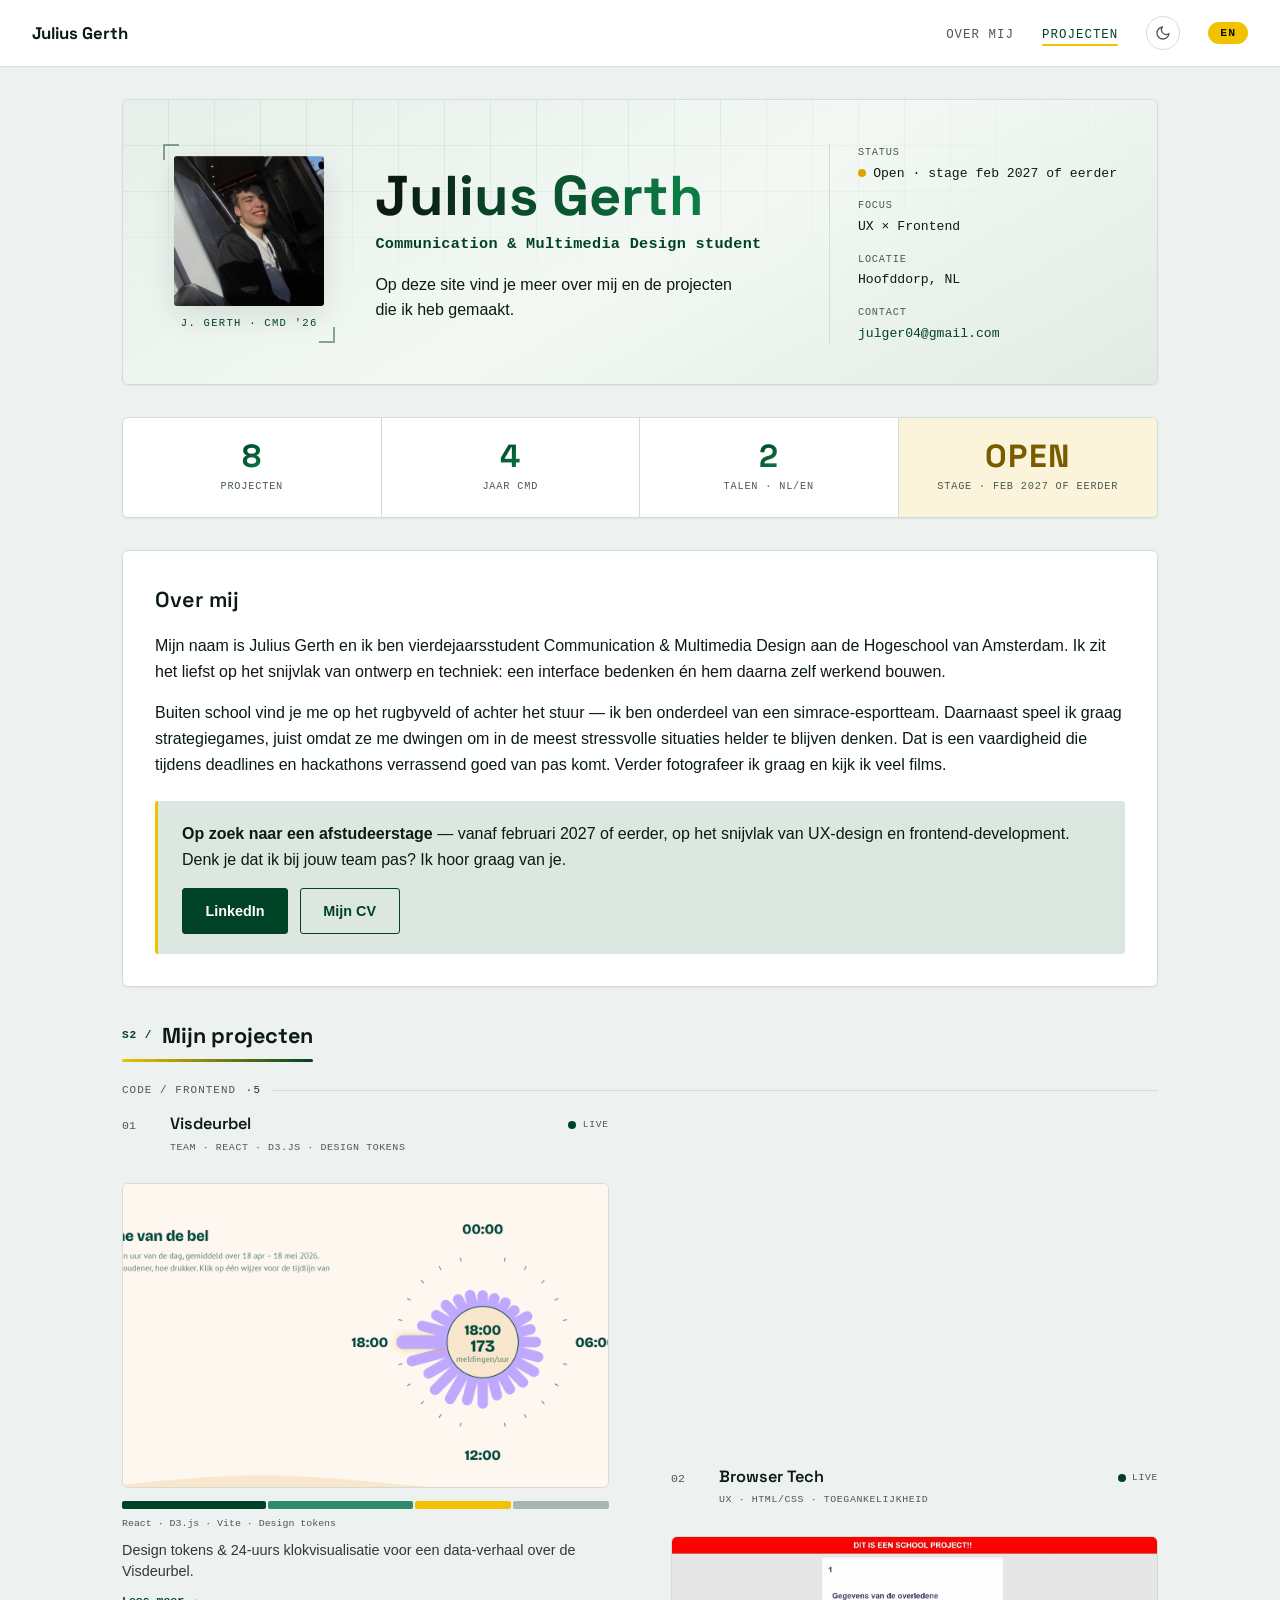
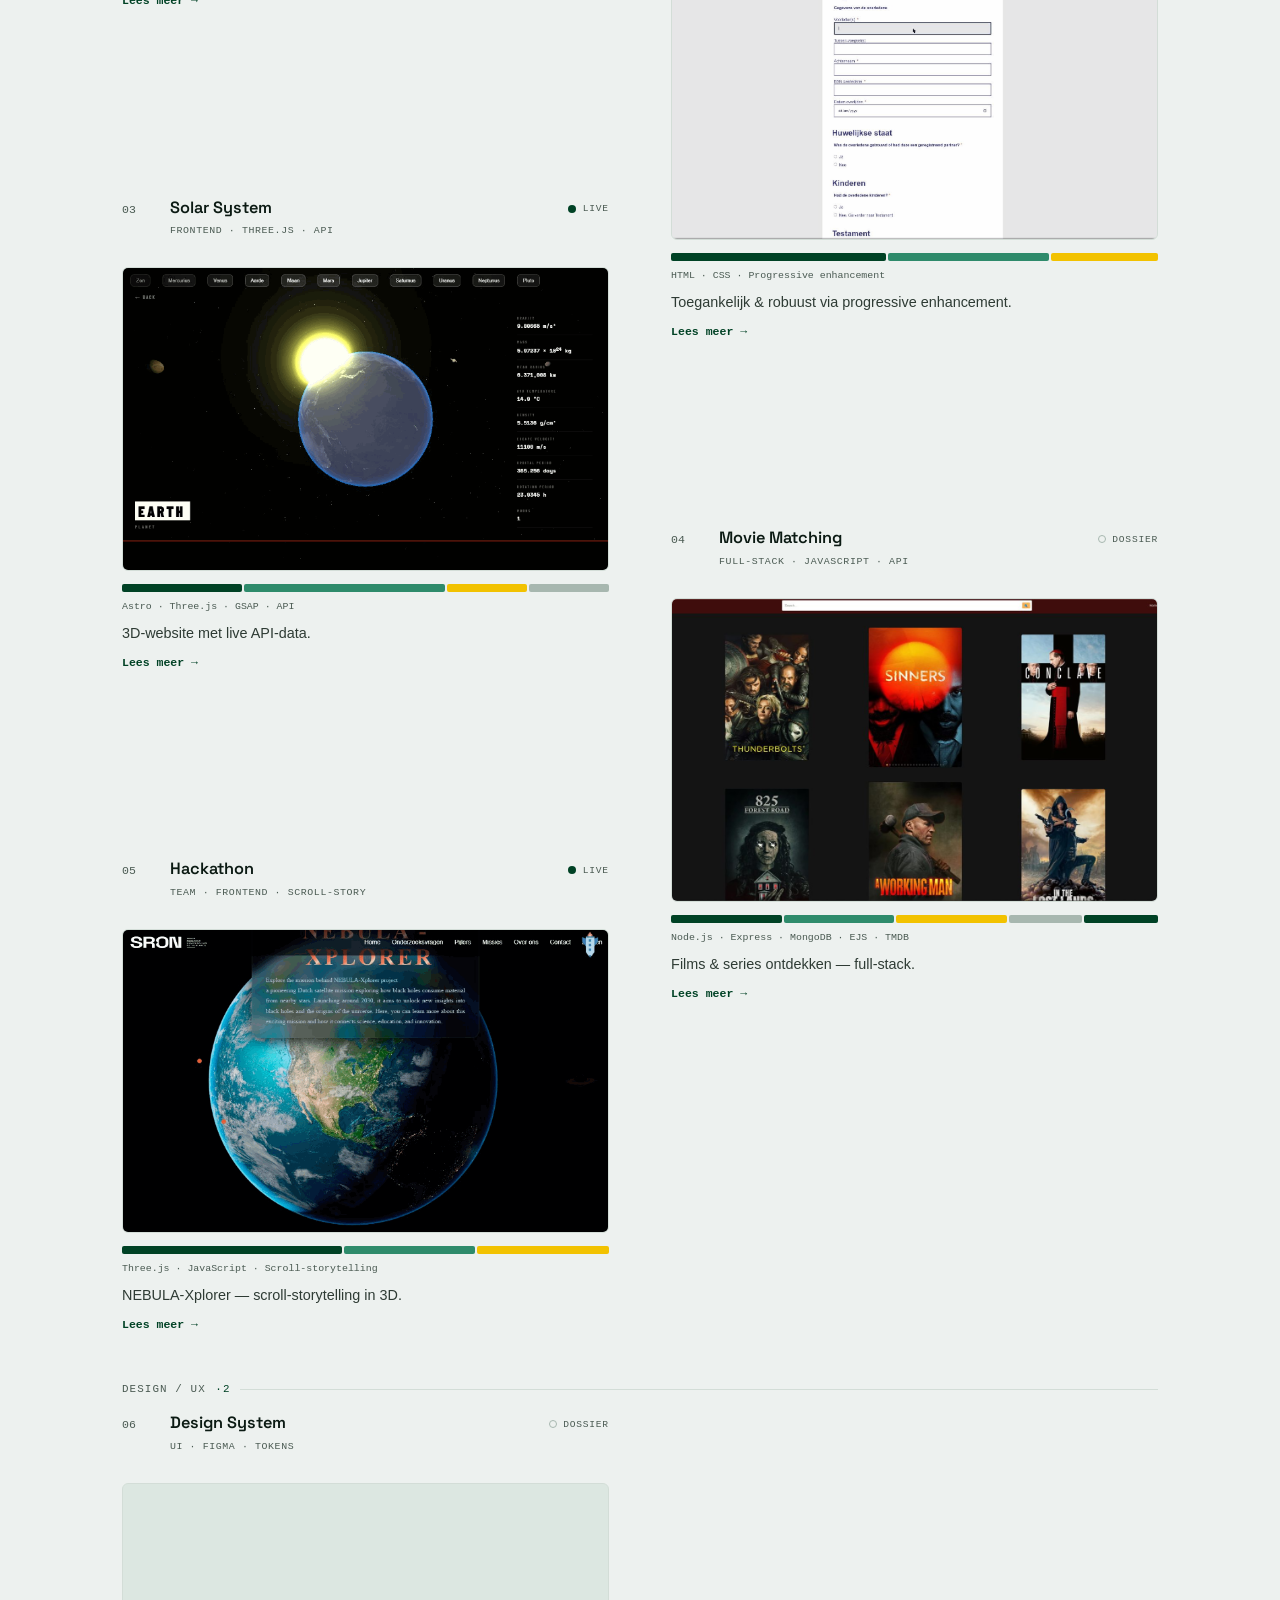
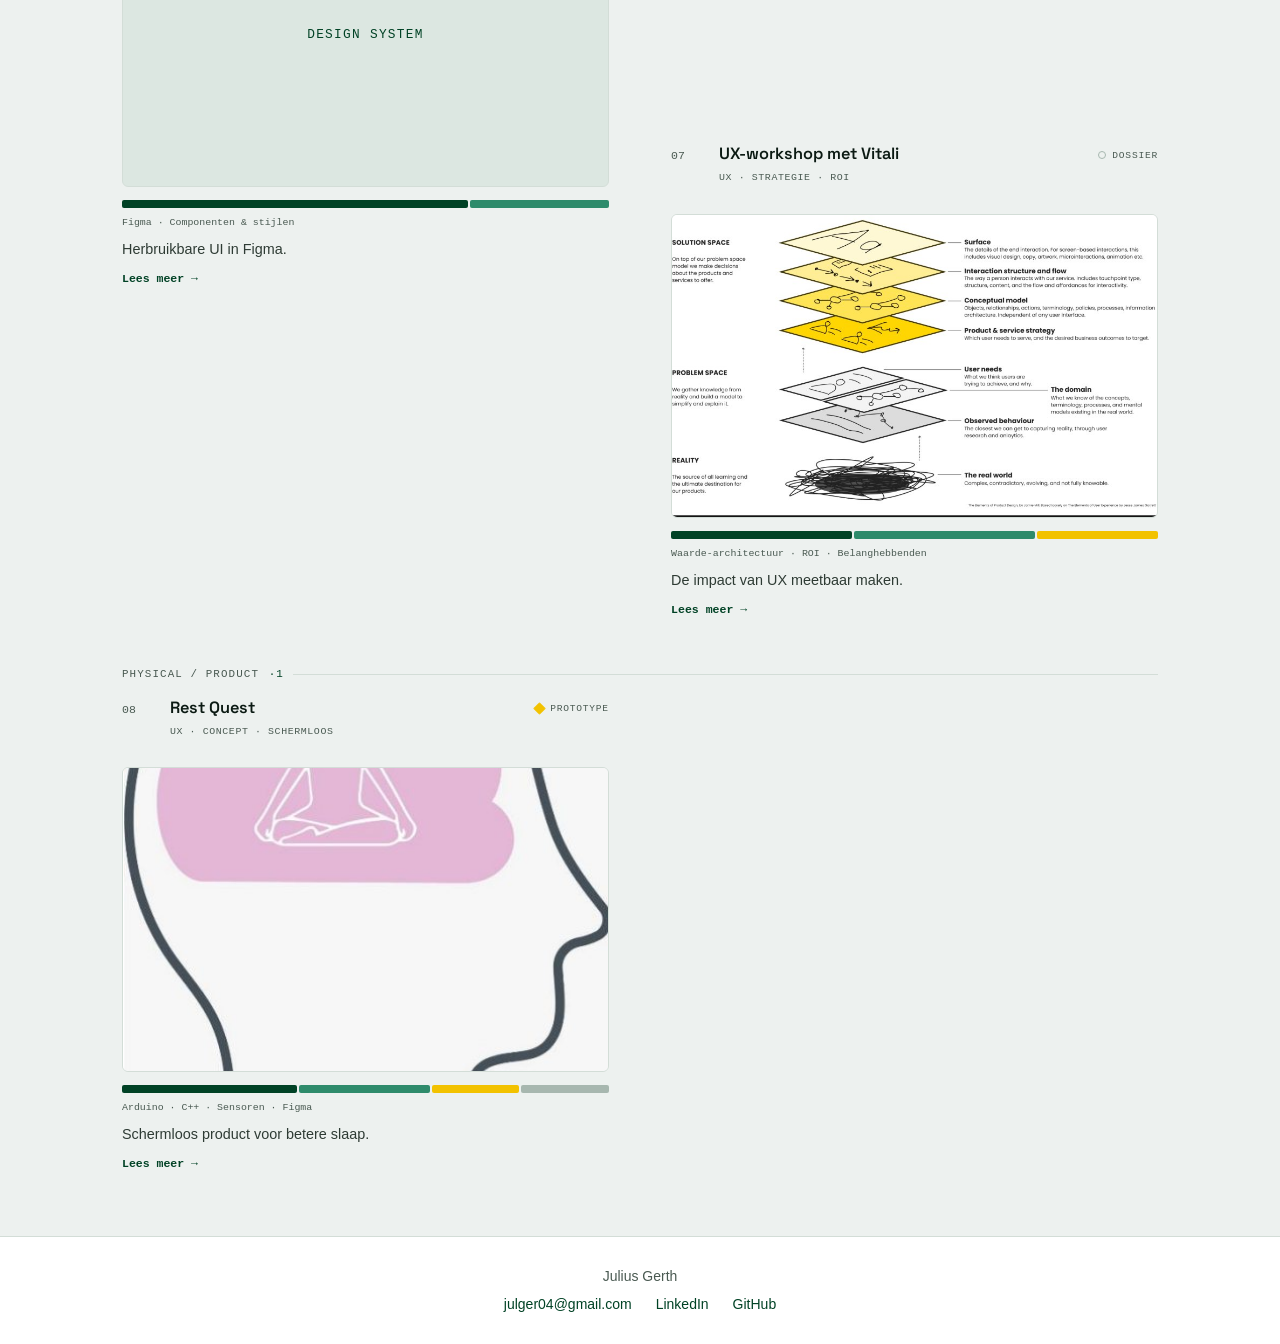
<file: index.html>
<!doctype html>
<html lang="nl">
  <head>
    <meta charset="UTF-8" />
    <meta name="viewport" content="width=device-width, initial-scale=1.0" />
    <title>Julius Gerth - Portfolio</title>
    <meta
      name="description"
      content="Portfolio van Julius Gerth, vierdejaarsstudent Communication & Multimedia Design aan de HvA. Op zoek naar een afstudeerstage vanaf februari 2027 of eerder, op het snijvlak van UX-design en frontend-development."
    />
    <meta name="theme-color" content="#004225" />
    <link rel="icon" type="image/svg+xml" href="favicon.svg" />
    <meta property="og:type" content="website" />
    <meta property="og:title" content="Julius Gerth - Portfolio" />
    <meta
      property="og:description"
      content="Portfolio van Julius Gerth, student Communication & Multimedia Design. Op zoek naar een afstudeerstage vanaf februari 2027 of eerder."
    />
    <meta property="og:url" content="https://juliusgerth.github.io/portfolio_julius_Gerth/" />
    <meta property="og:image" content="https://juliusgerth.github.io/portfolio_julius_Gerth/img/linkedin-foto.jpg" />
    <link rel="stylesheet" href="styles.css" />
    <script src="lang.js"></script>
  </head>
  <body>
    <a class="skip-link" href="#main"><span data-lang="nl">Naar inhoud</span><span data-lang="en">Skip to content</span></a>
    <div class="scroll-progress" id="scrollProgress" aria-hidden="true"></div>
    <nav>
      <a href="index.html" class="nav-logo">Julius Gerth</a>
      <ul class="nav-links">
        <li><a href="#over-mij"><span data-lang="nl">Over mij</span><span data-lang="en">About</span></a></li>
        <li><a href="#projecten"><span data-lang="nl">Projecten</span><span data-lang="en">Projects</span></a></li>
        <li class="theme-item">
          <input type="checkbox" id="theme-switch" class="theme-switch" role="switch" aria-label="Wissel licht of donker thema / Toggle light or dark theme" />
          <script src="theme.js"></script>
          <label for="theme-switch" class="theme-toggle" title="Licht / donker">
            <svg class="icon icon-sun" width="16" height="16" viewBox="0 0 24 24" fill="none" stroke="currentColor" stroke-width="2" stroke-linecap="round" stroke-linejoin="round" aria-hidden="true"><circle cx="12" cy="12" r="4"/><path d="M12 2v2M12 20v2M4.9 4.9l1.4 1.4M17.7 17.7l1.4 1.4M2 12h2M20 12h2M4.9 19.1l1.4-1.4M17.7 6.3l1.4-1.4"/></svg>
            <svg class="icon icon-moon" width="16" height="16" viewBox="0 0 24 24" fill="none" stroke="currentColor" stroke-width="2" stroke-linecap="round" stroke-linejoin="round" aria-hidden="true"><path d="M21 12.8A9 9 0 1 1 11.2 3 7 7 0 0 0 21 12.8z"/></svg>
          </label>
        </li>
        <li class="lang-item">
          <button type="button" class="lang-toggle" aria-label="Switch language / Taal wisselen">
            <span data-lang="nl">EN</span><span data-lang="en">NL</span>
          </button>
        </li>
      </ul>
    </nav>

    <main id="main">
      <section class="hero">
        <div class="hero-bg" aria-hidden="true">
          <div class="hero-grid"></div>
          <div class="hero-scan"></div>
        </div>
        <div class="hero-inner">
          <div class="hero-plate">
            <img
              src="img/linkedin-foto.jpg"
              alt="Portretfoto van Julius Gerth"
              class="hero-photo"
              width="480"
              height="360"
            />
            <span class="hero-cred">J. GERTH · CMD '26</span>
          </div>
          <div class="hero-content">
            <h1 aria-label="Julius Gerth">
              <span aria-hidden="true">
                <span class="word"><span class="letter" style="--i: 0">J</span><span class="letter" style="--i: 1">u</span><span class="letter" style="--i: 2">l</span><span class="letter" style="--i: 3">i</span><span class="letter" style="--i: 4">u</span><span class="letter" style="--i: 5">s</span></span>
                <span class="word"><span class="letter" style="--i: 6">G</span><span class="letter" style="--i: 7">e</span><span class="letter" style="--i: 8">r</span><span class="letter" style="--i: 9">t</span><span class="letter" style="--i: 10">h</span></span>
              </span>
            </h1>
            <p class="hero-tagline">
              <span class="tagline-rotor">
                <span class="tagline-item">Communication &amp; Multimedia Design student</span>
                <span class="tagline-item"><span data-lang="nl">UX-designer</span><span data-lang="en">UX Designer</span></span>
                <span class="tagline-item"><span data-lang="nl">Frontend-developer</span><span data-lang="en">Frontend Developer</span></span>
                <span class="tagline-item"><span data-lang="nl">Creatieve denker</span><span data-lang="en">Creative thinker</span></span>
                <span class="tagline-item" aria-hidden="true">Communication &amp; Multimedia Design student</span>
              </span>
            </p>
            <p class="hero-desc" data-lang="nl">
              Op deze site vind je meer over mij en de projecten die ik heb
              gemaakt.
            </p>
            <p class="hero-desc" data-lang="en">
              On this site you'll find more about me and the projects I've
              built.
            </p>
          </div>
          <dl class="hero-readout">
            <div>
              <dt>Status</dt>
              <dd>
                <span class="status-dot" aria-hidden="true"></span>
                <span data-lang="nl">Open · stage feb 2027 of eerder</span><span data-lang="en">Open · internship Feb 2027 or earlier</span>
              </dd>
            </div>
            <div>
              <dt>Focus</dt>
              <dd>UX × Frontend</dd>
            </div>
            <div>
              <dt><span data-lang="nl">Locatie</span><span data-lang="en">Location</span></dt>
              <dd>Hoofddorp, NL</dd>
            </div>
            <div>
              <dt>Contact</dt>
              <dd><a href="mailto:julger04@gmail.com">julger04@gmail.com</a></dd>
            </div>
          </dl>
        </div>
      </section>

      <div class="stats-strip" data-reveal>
        <div class="stat">
          <span class="stat-number">8</span>
          <span class="stat-label"><span data-lang="nl">Projecten</span><span data-lang="en">Projects</span></span>
        </div>
        <div class="stat">
          <span class="stat-number">4</span>
          <span class="stat-label"><span data-lang="nl">Jaar CMD</span><span data-lang="en">Years of CMD</span></span>
        </div>
        <div class="stat">
          <span class="stat-number">2</span>
          <span class="stat-label"><span data-lang="nl">Talen · NL/EN</span><span data-lang="en">Languages · NL/EN</span></span>
        </div>
        <div class="stat stat--status">
          <span class="stat-value">OPEN</span>
          <span class="stat-label"><span data-lang="nl">Stage · feb 2027 of eerder</span><span data-lang="en">Internship · Feb 2027 or earlier</span></span>
        </div>
      </div>

      <section class="card about" id="over-mij" data-reveal>
        <h2><span data-lang="nl">Over mij</span><span data-lang="en">About me</span></h2>
        <p data-lang="nl">
          Mijn naam is Julius Gerth en ik ben vierdejaarsstudent Communication
          &amp; Multimedia Design aan de Hogeschool van Amsterdam. Ik zit het
          liefst op het snijvlak van ontwerp en techniek: een interface
          bedenken én hem daarna zelf werkend bouwen.
        </p>
        <p data-lang="en">
          My name is Julius Gerth and I'm a fourth-year Communication
          &amp; Multimedia Design student at the Amsterdam University of Applied
          Sciences. I like to work where design meets technology: coming up
          with an interface and then building it myself.
        </p>
        <p data-lang="nl">
          Buiten school vind je me op het rugbyveld of achter het stuur — ik
          ben onderdeel van een simrace-esportteam. Daarnaast speel ik graag
          strategiegames, juist omdat ze me dwingen om in de meest stressvolle
          situaties helder te blijven denken. Dat is een vaardigheid die
          tijdens deadlines en hackathons verrassend goed van pas komt. Verder
          fotografeer ik graag en kijk ik veel films.
        </p>
        <p data-lang="en">
          Outside of school you'll find me on the rugby pitch or behind the
          wheel — I'm part of a sim racing esports team. I also enjoy strategy
          games, precisely because they force me to keep thinking clearly in
          the most stressful situations. That's a skill that comes in
          surprisingly handy during deadlines and hackathons. Beyond that I
          love photography and film — a passion you'll recognise in my
          <a href="movie_matching.html">Movie Matching project</a>.
        </p>
        <div class="stage-callout">
          <p data-lang="nl">
            <strong>Op zoek naar een afstudeerstage</strong> — vanaf februari
            2027 of eerder, op het snijvlak van UX-design en frontend-development. Denk
            je dat ik bij jouw team pas? Ik hoor graag van je.
          </p>
          <p data-lang="en">
            <strong>Looking for a graduation internship</strong> — starting
            February 2027 or earlier, at the intersection of UX design and frontend
            development. Think I'd be a good fit for your team? I'd love to
            hear from you.
          </p>
          <div class="callout-actions">
            <a href="https://www.linkedin.com/in/julius-gerth-81500b1b6/" class="btn" target="_blank" rel="noopener">LinkedIn</a>
            <a href="cv-julius.pdf" class="btn btn--ghost" download><span data-lang="nl">Mijn CV</span><span data-lang="en">My CV</span></a>
          </div>
        </div>
      </section>

      <section id="projecten">
        <h2 class="section-heading" data-reveal><span data-lang="nl">Mijn projecten</span><span data-lang="en">My projects</span></h2>
        <!-- Pit board: genummerd klasseringsbord, gegroepeerd per discipline.
             Hover/focus toont rechts (desktop) een preview met een setup-balk van
             de gebruikte techniek. Puur CSS via :has(), zonder JavaScript. -->
        <div class="pitboard">
          <div class="pb-board">

            <div class="pb-group" data-reveal>
              <p class="pb-group-head"><span class="pb-group-label">Code / Frontend</span><span class="pb-group-count">·5</span></p>

              <a class="pb-row pb-row--1" href="visdeurbel.html">
                <span class="pb-num">01</span>
                <span class="pb-id">
                  <h3 class="pb-name">Visdeurbel</h3>
                  <span class="pb-tags"><span data-lang="nl">Team · React · D3.js · Design tokens</span><span data-lang="en">Team · React · D3.js · Design tokens</span></span>
                </span>
                <span class="pb-status pb-status--live"><span class="pb-led" aria-hidden="true"></span>Live</span>
                <span class="pb-panel pb-panel--1">
                  <span class="pb-shot">
                    <img src="img/visdeurbel-clock.png" alt="24-uurs klokvisualisatie 'Het ritme van de bel' uit het Visdeurbel-project" width="1529" height="736" loading="lazy" />
                  </span>
                  <span class="pb-stack" aria-hidden="true"><span style="flex-grow: 3"></span><span style="flex-grow: 3"></span><span style="flex-grow: 2"></span><span style="flex-grow: 2"></span></span>
                  <span class="pb-stack-legend">React · D3.js · Vite · Design tokens</span>
                  <span class="pb-blurb"><span data-lang="nl">Design tokens &amp; 24-uurs klokvisualisatie voor een data-verhaal over de Visdeurbel.</span><span data-lang="en">Design tokens &amp; 24-hour clock visualization for a data story about the Fish Doorbell.</span></span>
                  <span class="pb-more"><span data-lang="nl">Lees meer →</span><span data-lang="en">Read more →</span></span>
                </span>
              </a>

              <a class="pb-row pb-row--2" href="browser_tech.html">
                <span class="pb-num">02</span>
                <span class="pb-id">
                  <h3 class="pb-name">Browser Tech</h3>
                  <span class="pb-tags"><span data-lang="nl">UX · HTML/CSS · Toegankelijkheid</span><span data-lang="en">UX · HTML/CSS · Accessibility</span></span>
                </span>
                <span class="pb-status pb-status--live"><span class="pb-led" aria-hidden="true"></span>Live</span>
                <span class="pb-panel pb-panel--2">
                  <span class="pb-shot">
                    <picture>
                      <source srcset="img/browsertech.gif" media="(prefers-reduced-motion: no-preference)" />
                      <img src="img/browsertech.png" alt="Screenshot van de Browser Tech-webapplicatie" width="1280" height="800" loading="lazy" />
                    </picture>
                  </span>
                  <span class="pb-stack" aria-hidden="true"><span style="flex-grow: 4"></span><span style="flex-grow: 3"></span><span style="flex-grow: 2"></span></span>
                  <span class="pb-stack-legend">HTML · CSS · Progressive enhancement</span>
                  <span class="pb-blurb"><span data-lang="nl">Toegankelijk &amp; robuust via progressive enhancement.</span><span data-lang="en">Accessible &amp; robust through progressive enhancement.</span></span>
                  <span class="pb-more"><span data-lang="nl">Lees meer →</span><span data-lang="en">Read more →</span></span>
                </span>
              </a>

              <a class="pb-row pb-row--3" href="api.html">
                <span class="pb-num">03</span>
                <span class="pb-id">
                  <h3 class="pb-name">Solar System</h3>
                  <span class="pb-tags">Frontend · Three.js · API</span>
                </span>
                <span class="pb-status pb-status--live"><span class="pb-led" aria-hidden="true"></span>Live</span>
                <span class="pb-panel pb-panel--3">
                  <span class="pb-shot">
                    <picture>
                      <source srcset="img/solar-demo.gif" media="(prefers-reduced-motion: no-preference)" />
                      <img src="img/apisolar.jpg" alt="Demo van de Solar System-website" width="1280" height="800" loading="lazy" />
                    </picture>
                  </span>
                  <span class="pb-stack" aria-hidden="true"><span style="flex-grow: 3"></span><span style="flex-grow: 5"></span><span style="flex-grow: 2"></span><span style="flex-grow: 2"></span></span>
                  <span class="pb-stack-legend">Astro · Three.js · GSAP · API</span>
                  <span class="pb-blurb"><span data-lang="nl">3D-website met live API-data.</span><span data-lang="en">3D website with live API data.</span></span>
                  <span class="pb-more"><span data-lang="nl">Lees meer →</span><span data-lang="en">Read more →</span></span>
                </span>
              </a>

              <a class="pb-row pb-row--4" href="movie_matching.html">
                <span class="pb-num">04</span>
                <span class="pb-id">
                  <h3 class="pb-name">Movie Matching</h3>
                  <span class="pb-tags">Full-stack · JavaScript · API</span>
                </span>
                <span class="pb-status pb-status--case"><span class="pb-led" aria-hidden="true"></span><span data-lang="nl">Dossier</span><span data-lang="en">Case</span></span>
                <span class="pb-panel pb-panel--4">
                  <span class="pb-shot">
                    <img src="img/moviematch.jpg" alt="Screenshot van de Movie Matching-webapp" width="1400" height="715" loading="lazy" />
                  </span>
                  <span class="pb-stack" aria-hidden="true"><span style="flex-grow: 3"></span><span style="flex-grow: 3"></span><span style="flex-grow: 3"></span><span style="flex-grow: 2"></span><span style="flex-grow: 2"></span></span>
                  <span class="pb-stack-legend">Node.js · Express · MongoDB · EJS · TMDB</span>
                  <span class="pb-blurb"><span data-lang="nl">Films &amp; series ontdekken — full-stack.</span><span data-lang="en">Discover movies &amp; series — full-stack.</span></span>
                  <span class="pb-more"><span data-lang="nl">Lees meer →</span><span data-lang="en">Read more →</span></span>
                </span>
              </a>

              <a class="pb-row pb-row--5" href="hackathon.html">
                <span class="pb-num">05</span>
                <span class="pb-id">
                  <h3 class="pb-name">Hackathon</h3>
                  <span class="pb-tags"><span data-lang="nl">Team · Frontend · Scroll-story</span><span data-lang="en">Team · Frontend · Scroll story</span></span>
                </span>
                <span class="pb-status pb-status--live"><span class="pb-led" aria-hidden="true"></span>Live</span>
                <span class="pb-panel pb-panel--5">
                  <span class="pb-shot">
                    <picture>
                      <source srcset="img/hackathon-demo.gif" media="(prefers-reduced-motion: no-preference)" />
                      <img src="img/hackathon.jpg" alt="Scroll-demo van de NEBULA-Xplorer hackathon-website" width="1280" height="800" loading="lazy" />
                    </picture>
                  </span>
                  <span class="pb-stack" aria-hidden="true"><span style="flex-grow: 5"></span><span style="flex-grow: 3"></span><span style="flex-grow: 3"></span></span>
                  <span class="pb-stack-legend"><span data-lang="nl">Three.js · JavaScript · Scroll-storytelling</span><span data-lang="en">Three.js · JavaScript · Scroll storytelling</span></span>
                  <span class="pb-blurb"><span data-lang="nl">NEBULA-Xplorer — scroll-storytelling in 3D.</span><span data-lang="en">NEBULA-Xplorer — scroll storytelling in 3D.</span></span>
                  <span class="pb-more"><span data-lang="nl">Lees meer →</span><span data-lang="en">Read more →</span></span>
                </span>
              </a>
            </div>

            <div class="pb-group" data-reveal>
              <p class="pb-group-head"><span class="pb-group-label">Design / UX</span><span class="pb-group-count">·2</span></p>

              <a class="pb-row pb-row--6" href="designsystem.html">
                <span class="pb-num">06</span>
                <span class="pb-id">
                  <h3 class="pb-name">Design System</h3>
                  <span class="pb-tags">UI · Figma · Tokens</span>
                </span>
                <span class="pb-status pb-status--case"><span class="pb-led" aria-hidden="true"></span><span data-lang="nl">Dossier</span><span data-lang="en">Case</span></span>
                <span class="pb-panel pb-panel--6">
                  <span class="pb-shot pb-shot--placeholder">Design System</span>
                  <span class="pb-stack" aria-hidden="true"><span style="flex-grow: 5"></span><span style="flex-grow: 2"></span></span>
                  <span class="pb-stack-legend"><span data-lang="nl">Figma · Componenten &amp; stijlen</span><span data-lang="en">Figma · Components &amp; styles</span></span>
                  <span class="pb-blurb"><span data-lang="nl">Herbruikbare UI in Figma.</span><span data-lang="en">Reusable UI in Figma.</span></span>
                  <span class="pb-more"><span data-lang="nl">Lees meer →</span><span data-lang="en">Read more →</span></span>
                </span>
              </a>

              <a class="pb-row pb-row--7" href="workshop.html">
                <span class="pb-num">07</span>
                <span class="pb-id">
                  <h3 class="pb-name"><span data-lang="nl">UX-workshop met Vitali</span><span data-lang="en">UX workshop with Vitali</span></h3>
                  <span class="pb-tags"><span data-lang="nl">UX · Strategie · ROI</span><span data-lang="en">UX · Strategy · ROI</span></span>
                </span>
                <span class="pb-status pb-status--case"><span class="pb-led" aria-hidden="true"></span><span data-lang="nl">Dossier</span><span data-lang="en">Case</span></span>
                <span class="pb-panel pb-panel--7">
                  <span class="pb-shot">
                    <img src="img/workshop3.jpg" alt="Slide over waarde-architectuur uit de UX-workshop" width="996" height="560" loading="lazy" />
                  </span>
                  <span class="pb-stack" aria-hidden="true"><span style="flex-grow: 3"></span><span style="flex-grow: 3"></span><span style="flex-grow: 2"></span></span>
                  <span class="pb-stack-legend"><span data-lang="nl">Waarde-architectuur · ROI · Belanghebbenden</span><span data-lang="en">Value architecture · ROI · Stakeholders</span></span>
                  <span class="pb-blurb"><span data-lang="nl">De impact van UX meetbaar maken.</span><span data-lang="en">Making the impact of UX measurable.</span></span>
                  <span class="pb-more"><span data-lang="nl">Lees meer →</span><span data-lang="en">Read more →</span></span>
                </span>
              </a>
            </div>

            <div class="pb-group" data-reveal>
              <p class="pb-group-head"><span class="pb-group-label">Physical / Product</span><span class="pb-group-count">·1</span></p>

              <a class="pb-row pb-row--8" href="beyond.html">
                <span class="pb-num">08</span>
                <span class="pb-id">
                  <h3 class="pb-name">Rest Quest</h3>
                  <span class="pb-tags"><span data-lang="nl">UX · Concept · Schermloos</span><span data-lang="en">UX · Concept · Screenless</span></span>
                </span>
                <span class="pb-status pb-status--proto"><span class="pb-led" aria-hidden="true"></span>Prototype</span>
                <span class="pb-panel pb-panel--8">
                  <span class="pb-shot">
                    <img src="img/rest.jpg" alt="Rest Quest-logo: een hoofd in profiel met een mediterend figuur" width="480" height="643" loading="lazy" />
                  </span>
                  <span class="pb-stack" aria-hidden="true"><span style="flex-grow: 4"></span><span style="flex-grow: 3"></span><span style="flex-grow: 2"></span><span style="flex-grow: 2"></span></span>
                  <span class="pb-stack-legend"><span data-lang="nl">Arduino · C++ · Sensoren · Figma</span><span data-lang="en">Arduino · C++ · Sensors · Figma</span></span>
                  <span class="pb-blurb"><span data-lang="nl">Schermloos product voor betere slaap.</span><span data-lang="en">A screenless product for better sleep.</span></span>
                  <span class="pb-more"><span data-lang="nl">Lees meer →</span><span data-lang="en">Read more →</span></span>
                </span>
              </a>
            </div>

          </div>
        </div>
      </section>
    </main>

    <footer>
      <p>Julius Gerth</p>
      <div class="footer-links">
        <a href="mailto:julger04@gmail.com">julger04@gmail.com</a>
        <a
          href="https://www.linkedin.com/in/julius-gerth-81500b1b6/"
          target="_blank"
          >LinkedIn</a
        >
        <a href="https://github.com/JuliusGerth" target="_blank">GitHub</a>
      </div>
    </footer>
    <button class="back-top" id="backTop" aria-label="Terug naar boven / Back to top">
      ↑
    </button>

    <script src="script.js"></script>
  </body>
</html>
</file>
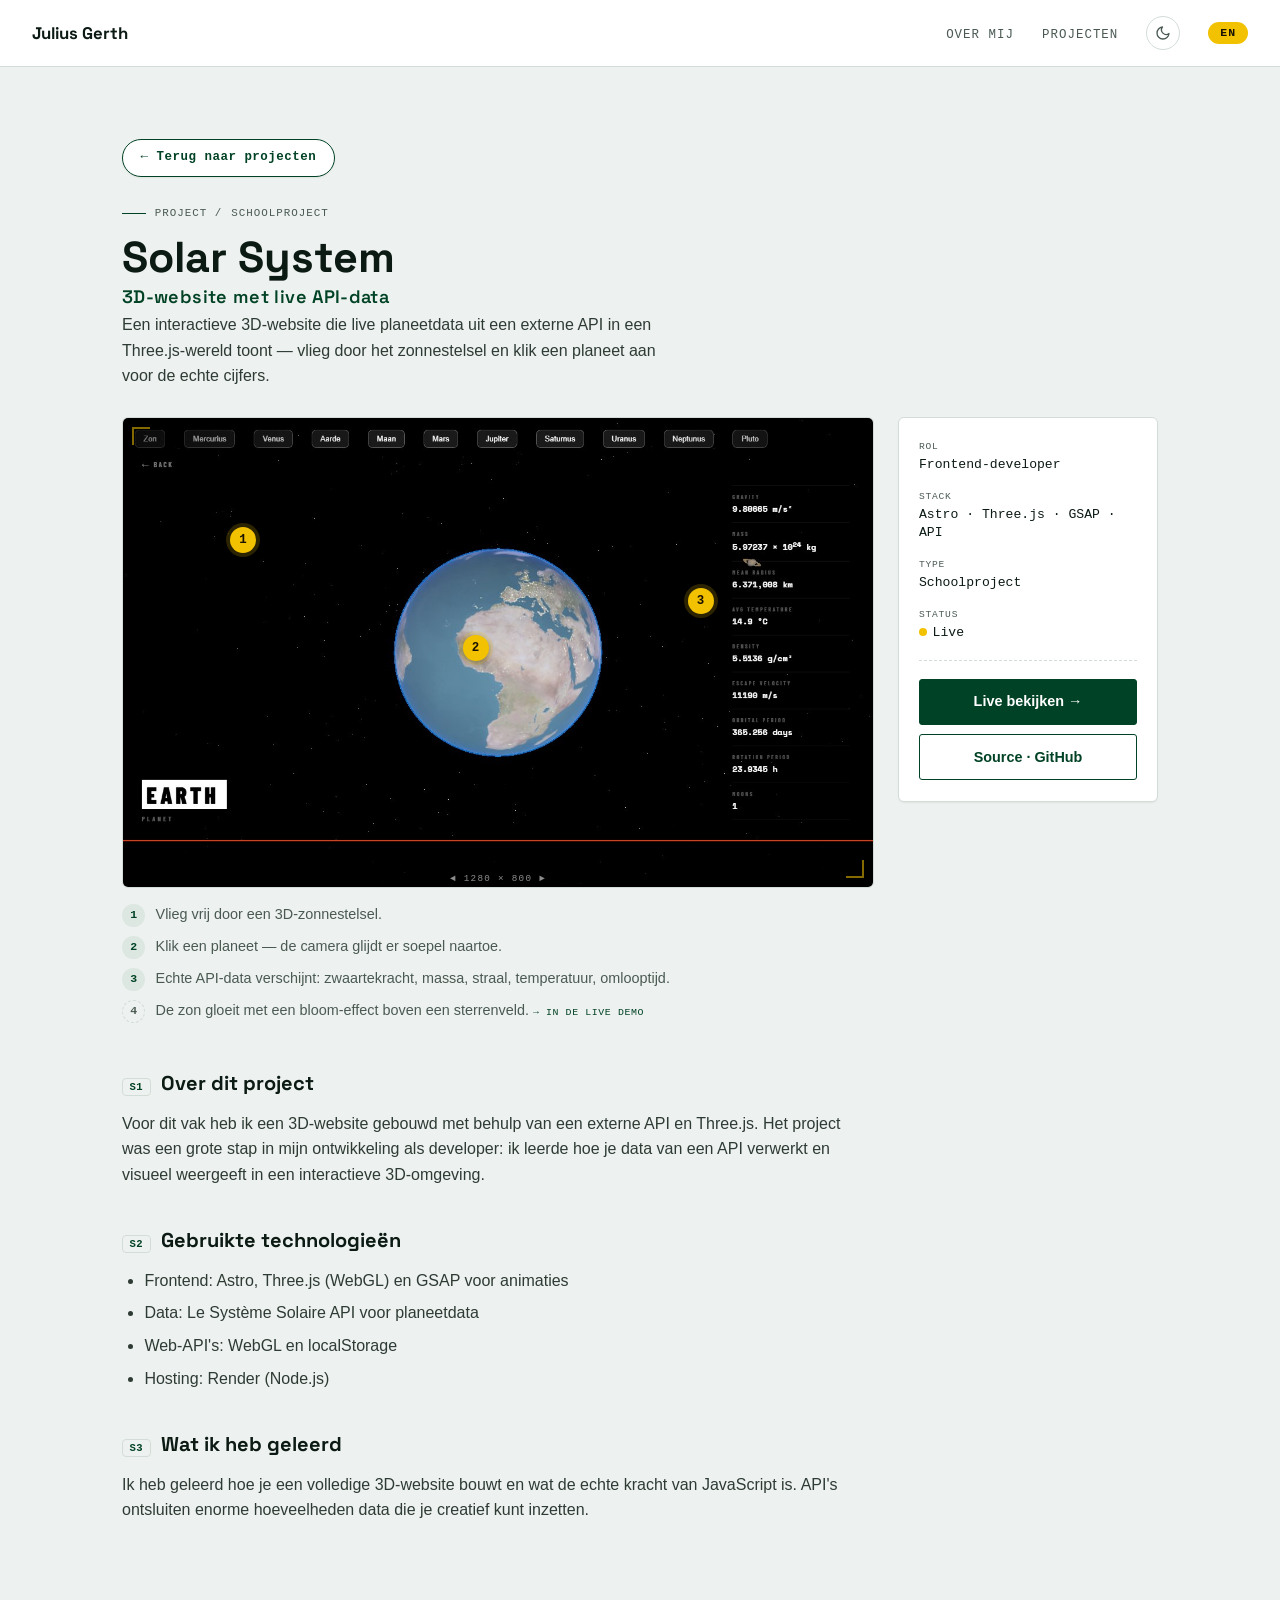
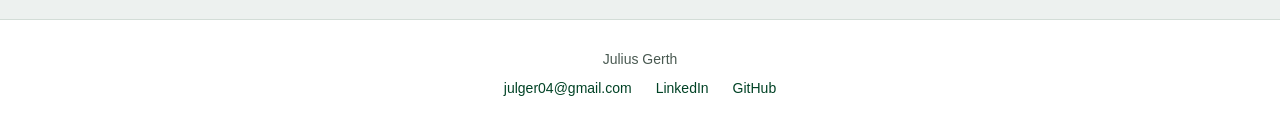
<file: api.html>
<!DOCTYPE html>
<html lang="nl">
  <head>
    <meta charset="UTF-8" />
    <meta name="viewport" content="width=device-width, initial-scale=1.0" />
    <title>Solar System - Julius Gerth</title>
    <meta
      name="description"
      content="Solar System: een interactieve 3D-website gebouwd met Three.js en een externe API — project van Julius Gerth."
    />
    <meta name="theme-color" content="#004225" />
    <link rel="icon" type="image/svg+xml" href="favicon.svg" />
    <meta property="og:type" content="article" />
    <meta property="og:title" content="Solar System - Julius Gerth" />
    <meta
      property="og:description"
      content="Een interactieve 3D-website gebouwd met Three.js en een externe API."
    />
    <meta property="og:url" content="https://juliusgerth.github.io/portfolio_julius_Gerth/api.html" />
    <meta property="og:image" content="https://juliusgerth.github.io/portfolio_julius_Gerth/img/apisolar.jpg" />
    <link rel="stylesheet" href="styles.css" />
    <script src="lang.js"></script>
  </head>
  <body>
    <a class="skip-link" href="#main"><span data-lang="nl">Naar inhoud</span><span data-lang="en">Skip to content</span></a>
    <nav>
      <a href="index.html" class="nav-logo">Julius Gerth</a>
      <ul class="nav-links">
        <li><a href="index.html#over-mij"><span data-lang="nl">Over mij</span><span data-lang="en">About</span></a></li>
        <li><a href="index.html#projecten"><span data-lang="nl">Projecten</span><span data-lang="en">Projects</span></a></li>
        <li class="theme-item">
          <input type="checkbox" id="theme-switch" class="theme-switch" role="switch" aria-label="Wissel licht of donker thema / Toggle light or dark theme" />
          <script src="theme.js"></script>
          <label for="theme-switch" class="theme-toggle" title="Licht / donker">
            <svg class="icon icon-sun" width="16" height="16" viewBox="0 0 24 24" fill="none" stroke="currentColor" stroke-width="2" stroke-linecap="round" stroke-linejoin="round" aria-hidden="true"><circle cx="12" cy="12" r="4"/><path d="M12 2v2M12 20v2M4.9 4.9l1.4 1.4M17.7 17.7l1.4 1.4M2 12h2M20 12h2M4.9 19.1l1.4-1.4M17.7 6.3l1.4-1.4"/></svg>
            <svg class="icon icon-moon" width="16" height="16" viewBox="0 0 24 24" fill="none" stroke="currentColor" stroke-width="2" stroke-linecap="round" stroke-linejoin="round" aria-hidden="true"><path d="M21 12.8A9 9 0 1 1 11.2 3 7 7 0 0 0 21 12.8z"/></svg>
          </label>
        </li>
        <li class="lang-item">
          <button type="button" class="lang-toggle" aria-label="Switch language / Taal wisselen">
            <span data-lang="nl">EN</span><span data-lang="en">NL</span>
          </button>
        </li>
      </ul>
    </nav>

    <main id="main">
      <div class="case">
        <a href="index.html#projecten" class="back-link"><span class="back-arrow" aria-hidden="true">←</span><span data-lang="nl">Terug naar projecten</span><span data-lang="en">Back to projects</span></a>

        <p class="case-eyebrow">Project / <span data-lang="nl">Schoolproject</span><span data-lang="en">School project</span></p>
        <h1 class="case-title">
          Solar System
          <span class="case-title-sub"><span data-lang="nl">3D-website met live API-data</span><span data-lang="en">3D website with live API data</span></span>
        </h1>
        <p class="case-summary">
          <span data-lang="nl">Een interactieve 3D-website die live planeetdata uit een externe API in een Three.js-wereld toont — vlieg door het zonnestelsel en klik een planeet aan voor de echte cijfers.</span>
          <span data-lang="en">An interactive 3D website that renders live planet data from an external API inside a Three.js world — fly through the solar system and click a planet for the real figures.</span>
        </p>

        <section class="dossier">
          <div class="dossier-main">
            <figure class="annot-stage">
              <img
                src="img/apisolar.jpg"
                alt="Screenshot van de Solar System-website: een roterende aarde met een paneel vol API-data ernaast"
                width="1280"
                height="800"
                loading="lazy"
              />
              <button type="button" class="pin" data-pin="1" style="--x: 16%; --y: 26%" aria-label="1 — Vlieg door het 3D-zonnestelsel">1</button>
              <button type="button" class="pin" data-pin="2" style="--x: 47%; --y: 49%" aria-label="2 — Klik een planeet aan">2</button>
              <button type="button" class="pin" data-pin="3" style="--x: 77%; --y: 39%" aria-label="3 — Live API-data verschijnt">3</button>
              <span class="annot-dim">◄ 1280 × 800 ►</span>
            </figure>
            <ol class="annot-legend">
              <li>
                <span class="n">1</span>
                <span><span data-lang="nl">Vlieg vrij door een 3D-zonnestelsel.</span><span data-lang="en">Fly freely through a 3D solar system.</span></span>
              </li>
              <li>
                <span class="n">2</span>
                <span><span data-lang="nl">Klik een planeet — de camera glijdt er soepel naartoe.</span><span data-lang="en">Click a planet — the camera glides smoothly toward it.</span></span>
              </li>
              <li>
                <span class="n">3</span>
                <span><span data-lang="nl">Echte API-data verschijnt: zwaartekracht, massa, straal, temperatuur, omlooptijd.</span><span data-lang="en">Real API data appears: gravity, mass, radius, temperature, orbital period.</span></span>
              </li>
              <li class="no-pin">
                <span class="n">4</span>
                <span>
                  <span data-lang="nl">De zon gloeit met een bloom-effect boven een sterrenveld.</span><span data-lang="en">The sun glows with a bloom effect over a field of stars.</span>
                  <span class="live-tag" data-lang="nl">→ in de live demo</span><span class="live-tag" data-lang="en">→ in the live demo</span>
                </span>
              </li>
            </ol>
          </div>

          <aside class="dossier-spec">
            <dl>
              <div>
                <dt><span data-lang="nl">Rol</span><span data-lang="en">Role</span></dt>
                <dd><span data-lang="nl">Frontend-developer</span><span data-lang="en">Frontend developer</span></dd>
              </div>
              <div>
                <dt>Stack</dt>
                <dd>Astro · Three.js · GSAP · API</dd>
              </div>
              <div>
                <dt>Type</dt>
                <dd><span data-lang="nl">Schoolproject</span><span data-lang="en">School project</span></dd>
              </div>
              <div>
                <dt>Status</dt>
                <dd><span class="dot" aria-hidden="true"></span>Live</dd>
              </div>
            </dl>
            <div class="dossier-actions">
              <a class="btn" href="https://solar-julius.onrender.com/" target="_blank" rel="noopener"><span data-lang="nl">Live bekijken →</span><span data-lang="en">View live →</span></a>
              <a class="btn btn--ghost" href="https://github.com/JuliusGerth/API" target="_blank" rel="noopener">Source · GitHub</a>
            </div>
          </aside>
        </section>

        <div class="case-body">
          <h2 class="sec"><span class="sec-no">S1</span><span data-lang="nl">Over dit project</span><span data-lang="en">About this project</span></h2>
          <p data-lang="nl">
            Voor dit vak heb ik een 3D-website gebouwd met behulp van een externe API en Three.js. Het project was een grote stap in mijn ontwikkeling als developer: ik leerde hoe je data van een API verwerkt en visueel weergeeft in een interactieve 3D-omgeving.
          </p>
          <p data-lang="en">
            For this course I built a 3D website using an external API and
            Three.js. The project was a big step in my growth as a developer: I
            learned how to process data from an API and display it visually in an
            interactive 3D environment.
          </p>

          <h2 class="sec"><span class="sec-no">S2</span><span data-lang="nl">Gebruikte technologieën</span><span data-lang="en">Technologies used</span></h2>
          <ul data-lang="nl">
            <li>Frontend: Astro, Three.js (WebGL) en GSAP voor animaties</li>
            <li>Data: Le Système Solaire API voor planeetdata</li>
            <li>Web-API's: WebGL en localStorage</li>
            <li>Hosting: Render (Node.js)</li>
          </ul>
          <ul data-lang="en">
            <li>Frontend: Astro, Three.js (WebGL) and GSAP for animations</li>
            <li>Data: Le Système Solaire API for planet data</li>
            <li>Web APIs: WebGL and localStorage</li>
            <li>Hosting: Render (Node.js)</li>
          </ul>

          <h2 class="sec"><span class="sec-no">S3</span><span data-lang="nl">Wat ik heb geleerd</span><span data-lang="en">What I learned</span></h2>
          <p data-lang="nl">
            Ik heb geleerd hoe je een volledige 3D-website bouwt en wat de echte kracht van JavaScript is. API's ontsluiten enorme hoeveelheden data die je creatief kunt inzetten.
          </p>
          <p data-lang="en">
            I learned how to build a full 3D website and discovered the real power
            of JavaScript. APIs unlock enormous amounts of data that you can use
            creatively.
          </p>
        </div>
      </div>
    </main>

    <footer>
      <p>Julius Gerth</p>
      <div class="footer-links">
        <a href="mailto:julger04@gmail.com">julger04@gmail.com</a>
        <a href="https://www.linkedin.com/in/julius-gerth-81500b1b6/" target="_blank">LinkedIn</a>
        <a href="https://github.com/JuliusGerth" target="_blank">GitHub</a>
      </div>
    </footer>
  </body>
</html>
</file>
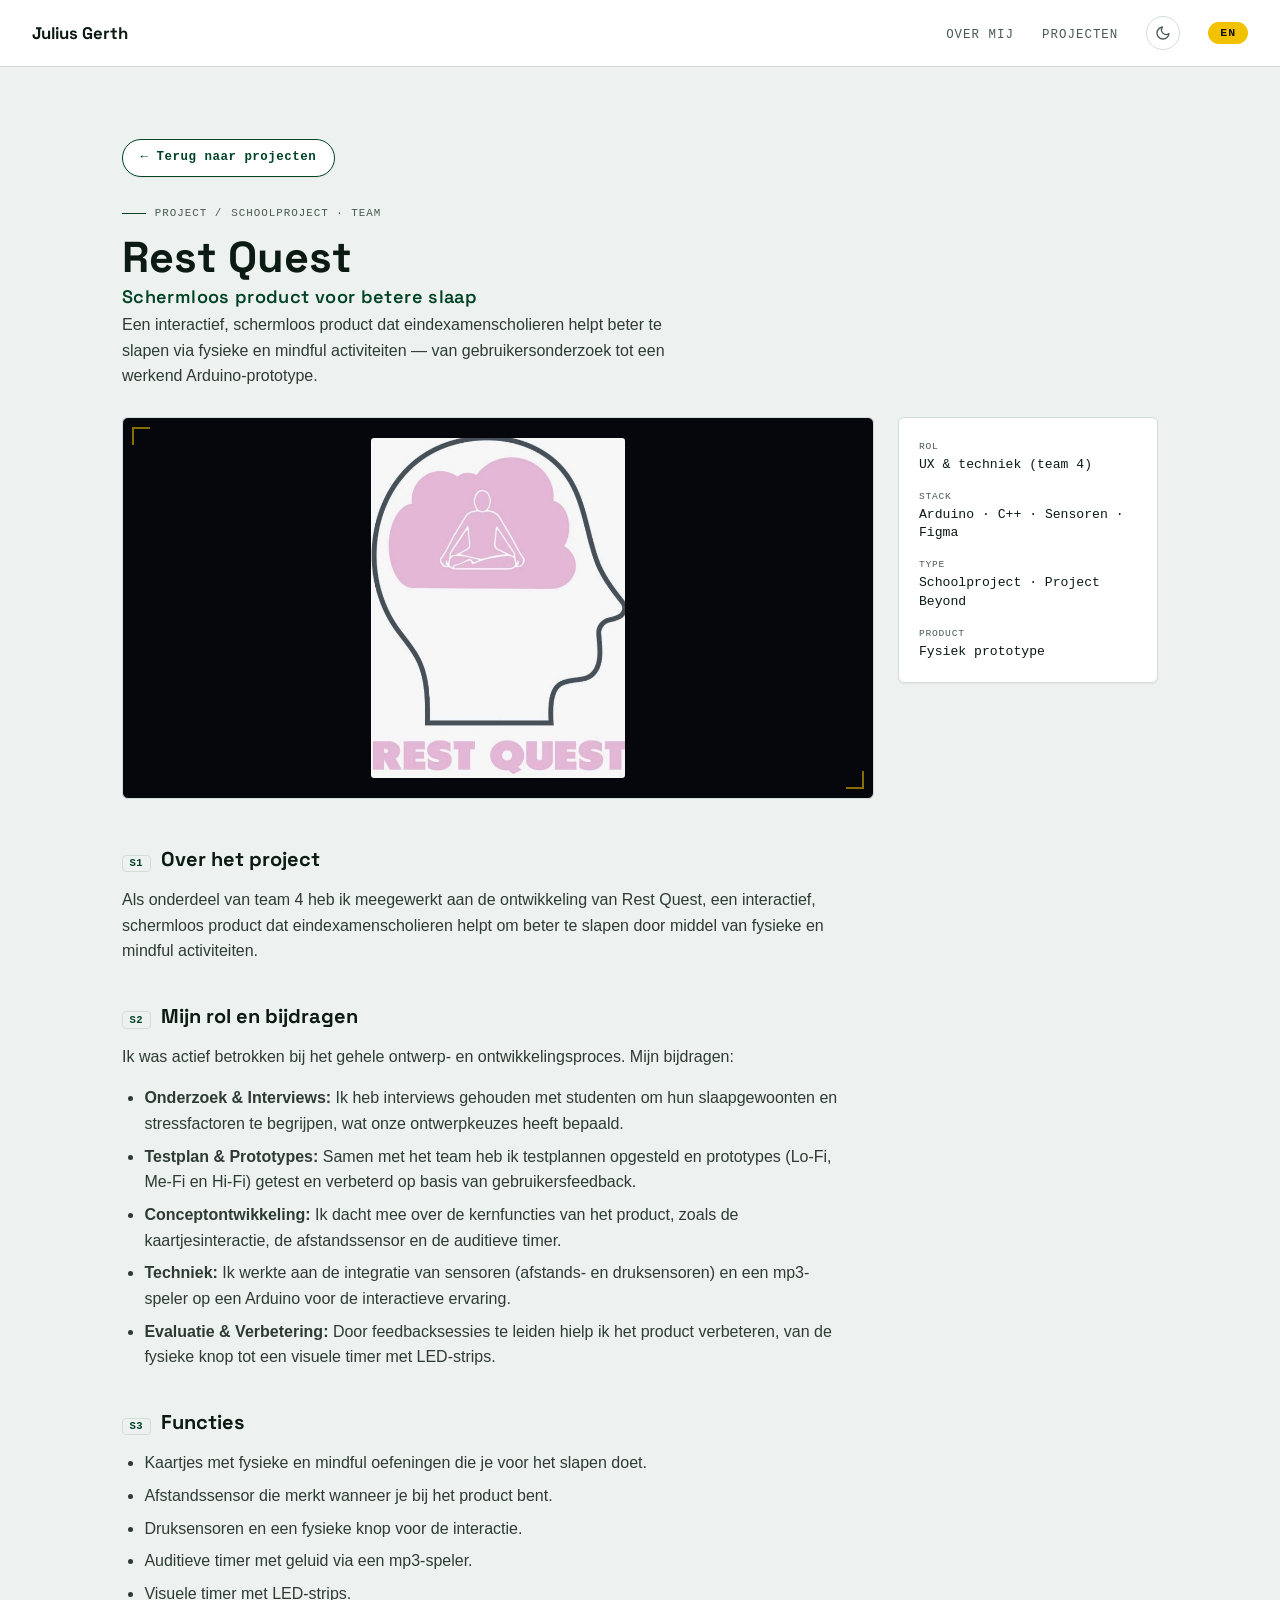
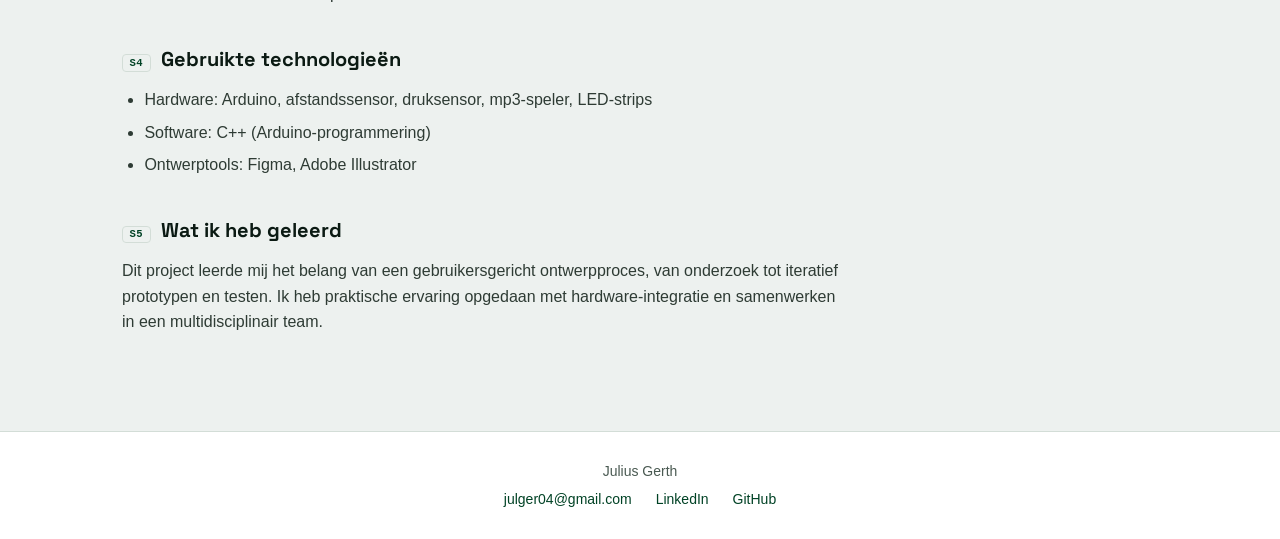
<file: beyond.html>
<!DOCTYPE html>
<html lang="nl">
  <head>
    <meta charset="UTF-8" />
    <meta name="viewport" content="width=device-width, initial-scale=1.0" />
    <title>Rest Quest - Julius Gerth</title>
    <meta
      name="description"
      content="Rest Quest: een interactief, schermloos product met Arduino dat eindexamenscholieren helpt beter te slapen — project van Julius Gerth."
    />
    <meta name="theme-color" content="#004225" />
    <link rel="icon" type="image/svg+xml" href="favicon.svg" />
    <meta property="og:type" content="article" />
    <meta property="og:title" content="Rest Quest - Julius Gerth" />
    <meta
      property="og:description"
      content="Een interactief, schermloos product met Arduino dat eindexamenscholieren helpt beter te slapen."
    />
    <meta property="og:url" content="https://juliusgerth.github.io/portfolio_julius_Gerth/beyond.html" />
    <meta property="og:image" content="https://juliusgerth.github.io/portfolio_julius_Gerth/img/rest.jpg" />
    <link rel="stylesheet" href="styles.css" />
    <script src="lang.js"></script>
  </head>
  <body>
    <a class="skip-link" href="#main"><span data-lang="nl">Naar inhoud</span><span data-lang="en">Skip to content</span></a>
    <nav>
      <a href="index.html" class="nav-logo">Julius Gerth</a>
      <ul class="nav-links">
        <li><a href="index.html#over-mij"><span data-lang="nl">Over mij</span><span data-lang="en">About</span></a></li>
        <li><a href="index.html#projecten"><span data-lang="nl">Projecten</span><span data-lang="en">Projects</span></a></li>
        <li class="theme-item">
          <input type="checkbox" id="theme-switch" class="theme-switch" role="switch" aria-label="Wissel licht of donker thema / Toggle light or dark theme" />
          <script src="theme.js"></script>
          <label for="theme-switch" class="theme-toggle" title="Licht / donker">
            <svg class="icon icon-sun" width="16" height="16" viewBox="0 0 24 24" fill="none" stroke="currentColor" stroke-width="2" stroke-linecap="round" stroke-linejoin="round" aria-hidden="true"><circle cx="12" cy="12" r="4"/><path d="M12 2v2M12 20v2M4.9 4.9l1.4 1.4M17.7 17.7l1.4 1.4M2 12h2M20 12h2M4.9 19.1l1.4-1.4M17.7 6.3l1.4-1.4"/></svg>
            <svg class="icon icon-moon" width="16" height="16" viewBox="0 0 24 24" fill="none" stroke="currentColor" stroke-width="2" stroke-linecap="round" stroke-linejoin="round" aria-hidden="true"><path d="M21 12.8A9 9 0 1 1 11.2 3 7 7 0 0 0 21 12.8z"/></svg>
          </label>
        </li>
        <li class="lang-item">
          <button type="button" class="lang-toggle" aria-label="Switch language / Taal wisselen">
            <span data-lang="nl">EN</span><span data-lang="en">NL</span>
          </button>
        </li>
      </ul>
    </nav>

    <main id="main">
      <div class="case">
        <a href="index.html#projecten" class="back-link"><span class="back-arrow" aria-hidden="true">←</span><span data-lang="nl">Terug naar projecten</span><span data-lang="en">Back to projects</span></a>

        <p class="case-eyebrow">Project / <span data-lang="nl">Schoolproject · team</span><span data-lang="en">School project · team</span></p>
        <h1 class="case-title">
          Rest Quest
          <span class="case-title-sub"><span data-lang="nl">Schermloos product voor betere slaap</span><span data-lang="en">A screenless product for better sleep</span></span>
        </h1>
        <p class="case-summary">
          <span data-lang="nl">Een interactief, schermloos product dat eindexamenscholieren helpt beter te slapen via fysieke en mindful activiteiten — van gebruikersonderzoek tot een werkend Arduino-prototype.</span>
          <span data-lang="en">An interactive, screenless product that helps final-year students sleep better through physical and mindful activities — from user research to a working Arduino prototype.</span>
        </p>

        <section class="dossier">
          <div class="dossier-main">
            <figure class="annot-stage annot-stage--portrait">
              <img
                src="img/rest.jpg"
                alt="Rest Quest-logo: een hoofd in profiel met daarin een mediterend figuur in een wolk"
                width="480"
                height="643"
                loading="lazy"
              />
            </figure>
          </div>

          <aside class="dossier-spec">
            <dl>
              <div>
                <dt><span data-lang="nl">Rol</span><span data-lang="en">Role</span></dt>
                <dd><span data-lang="nl">UX &amp; techniek (team 4)</span><span data-lang="en">UX &amp; engineering (team 4)</span></dd>
              </div>
              <div>
                <dt>Stack</dt>
                <dd>Arduino · C++ · <span data-lang="nl">Sensoren</span><span data-lang="en">Sensors</span> · Figma</dd>
              </div>
              <div>
                <dt>Type</dt>
                <dd><span data-lang="nl">Schoolproject · Project Beyond</span><span data-lang="en">School project · Project Beyond</span></dd>
              </div>
              <div>
                <dt><span data-lang="nl">Product</span><span data-lang="en">Product</span></dt>
                <dd><span data-lang="nl">Fysiek prototype</span><span data-lang="en">Physical prototype</span></dd>
              </div>
            </dl>
          </aside>
        </section>

        <div class="case-body">
          <h2 class="sec"><span class="sec-no">S1</span><span data-lang="nl">Over het project</span><span data-lang="en">About the project</span></h2>
          <p data-lang="nl">
            Als onderdeel van team 4 heb ik meegewerkt aan de ontwikkeling van Rest Quest, een interactief, schermloos product dat eindexamenscholieren helpt om beter te slapen door middel van fysieke en mindful activiteiten.
          </p>
          <p data-lang="en">
            As part of team 4, I helped develop Rest Quest, an interactive,
            screenless product that helps final-year students sleep better through
            physical and mindful activities.
          </p>

          <h2 class="sec"><span class="sec-no">S2</span><span data-lang="nl">Mijn rol en bijdragen</span><span data-lang="en">My role and contributions</span></h2>
          <p data-lang="nl">Ik was actief betrokken bij het gehele ontwerp- en ontwikkelingsproces. Mijn bijdragen:</p>
          <p data-lang="en">I was actively involved in the entire design and development process. My contributions:</p>
          <ul data-lang="nl">
            <li><strong>Onderzoek &amp; Interviews:</strong> Ik heb interviews gehouden met studenten om hun slaapgewoonten en stressfactoren te begrijpen, wat onze ontwerpkeuzes heeft bepaald.</li>
            <li><strong>Testplan &amp; Prototypes:</strong> Samen met het team heb ik testplannen opgesteld en prototypes (Lo-Fi, Me-Fi en Hi-Fi) getest en verbeterd op basis van gebruikersfeedback.</li>
            <li><strong>Conceptontwikkeling:</strong> Ik dacht mee over de kernfuncties van het product, zoals de kaartjesinteractie, de afstandssensor en de auditieve timer.</li>
            <li><strong>Techniek:</strong> Ik werkte aan de integratie van sensoren (afstands- en druksensoren) en een mp3-speler op een Arduino voor de interactieve ervaring.</li>
            <li><strong>Evaluatie &amp; Verbetering:</strong> Door feedbacksessies te leiden hielp ik het product verbeteren, van de fysieke knop tot een visuele timer met LED-strips.</li>
          </ul>
          <ul data-lang="en">
            <li><strong>Research &amp; Interviews:</strong> I interviewed students to understand their sleep habits and stress factors, which shaped our design choices.</li>
            <li><strong>Test plan &amp; Prototypes:</strong> Together with the team I set up test plans and tested and improved prototypes (Lo-Fi, Me-Fi and Hi-Fi) based on user feedback.</li>
            <li><strong>Concept development:</strong> I helped think through the product's core features, such as the card interaction, the distance sensor and the auditory timer.</li>
            <li><strong>Engineering:</strong> I worked on integrating sensors (distance and pressure sensors) and an mp3 player on an Arduino for the interactive experience.</li>
            <li><strong>Evaluation &amp; Improvement:</strong> By leading feedback sessions I helped improve the product, from the physical button to a visual timer with LED strips.</li>
          </ul>

          <h2 class="sec"><span class="sec-no">S3</span><span data-lang="nl">Functies</span><span data-lang="en">Features</span></h2>
          <ul data-lang="nl">
            <li>Kaartjes met fysieke en mindful oefeningen die je voor het slapen doet.</li>
            <li>Afstandssensor die merkt wanneer je bij het product bent.</li>
            <li>Druksensoren en een fysieke knop voor de interactie.</li>
            <li>Auditieve timer met geluid via een mp3-speler.</li>
            <li>Visuele timer met LED-strips.</li>
          </ul>
          <ul data-lang="en">
            <li>Cards with physical and mindful exercises you do before sleep.</li>
            <li>Distance sensor that notices when you're near the product.</li>
            <li>Pressure sensors and a physical button for interaction.</li>
            <li>Auditory timer with sound through an mp3 player.</li>
            <li>Visual timer with LED strips.</li>
          </ul>

          <h2 class="sec"><span class="sec-no">S4</span><span data-lang="nl">Gebruikte technologieën</span><span data-lang="en">Technologies used</span></h2>
          <ul data-lang="nl">
            <li>Hardware: Arduino, afstandssensor, druksensor, mp3-speler, LED-strips</li>
            <li>Software: C++ (Arduino-programmering)</li>
            <li>Ontwerptools: Figma, Adobe Illustrator</li>
          </ul>
          <ul data-lang="en">
            <li>Hardware: Arduino, distance sensor, pressure sensor, mp3 player, LED strips</li>
            <li>Software: C++ (Arduino programming)</li>
            <li>Design tools: Figma, Adobe Illustrator</li>
          </ul>

          <h2 class="sec"><span class="sec-no">S5</span><span data-lang="nl">Wat ik heb geleerd</span><span data-lang="en">What I learned</span></h2>
          <p data-lang="nl">
            Dit project leerde mij het belang van een gebruikersgericht ontwerpproces, van onderzoek tot iteratief prototypen en testen. Ik heb praktische ervaring opgedaan met hardware-integratie en samenwerken in een multidisciplinair team.
          </p>
          <p data-lang="en">
            This project taught me the importance of a user-centred design
            process, from research to iterative prototyping and testing. I gained
            hands-on experience with hardware integration and collaborating in a
            multidisciplinary team.
          </p>
        </div>
      </div>
    </main>

    <footer>
      <p>Julius Gerth</p>
      <div class="footer-links">
        <a href="mailto:julger04@gmail.com">julger04@gmail.com</a>
        <a href="https://www.linkedin.com/in/julius-gerth-81500b1b6/" target="_blank">LinkedIn</a>
        <a href="https://github.com/JuliusGerth" target="_blank">GitHub</a>
      </div>
    </footer>
  </body>
</html>
</file>
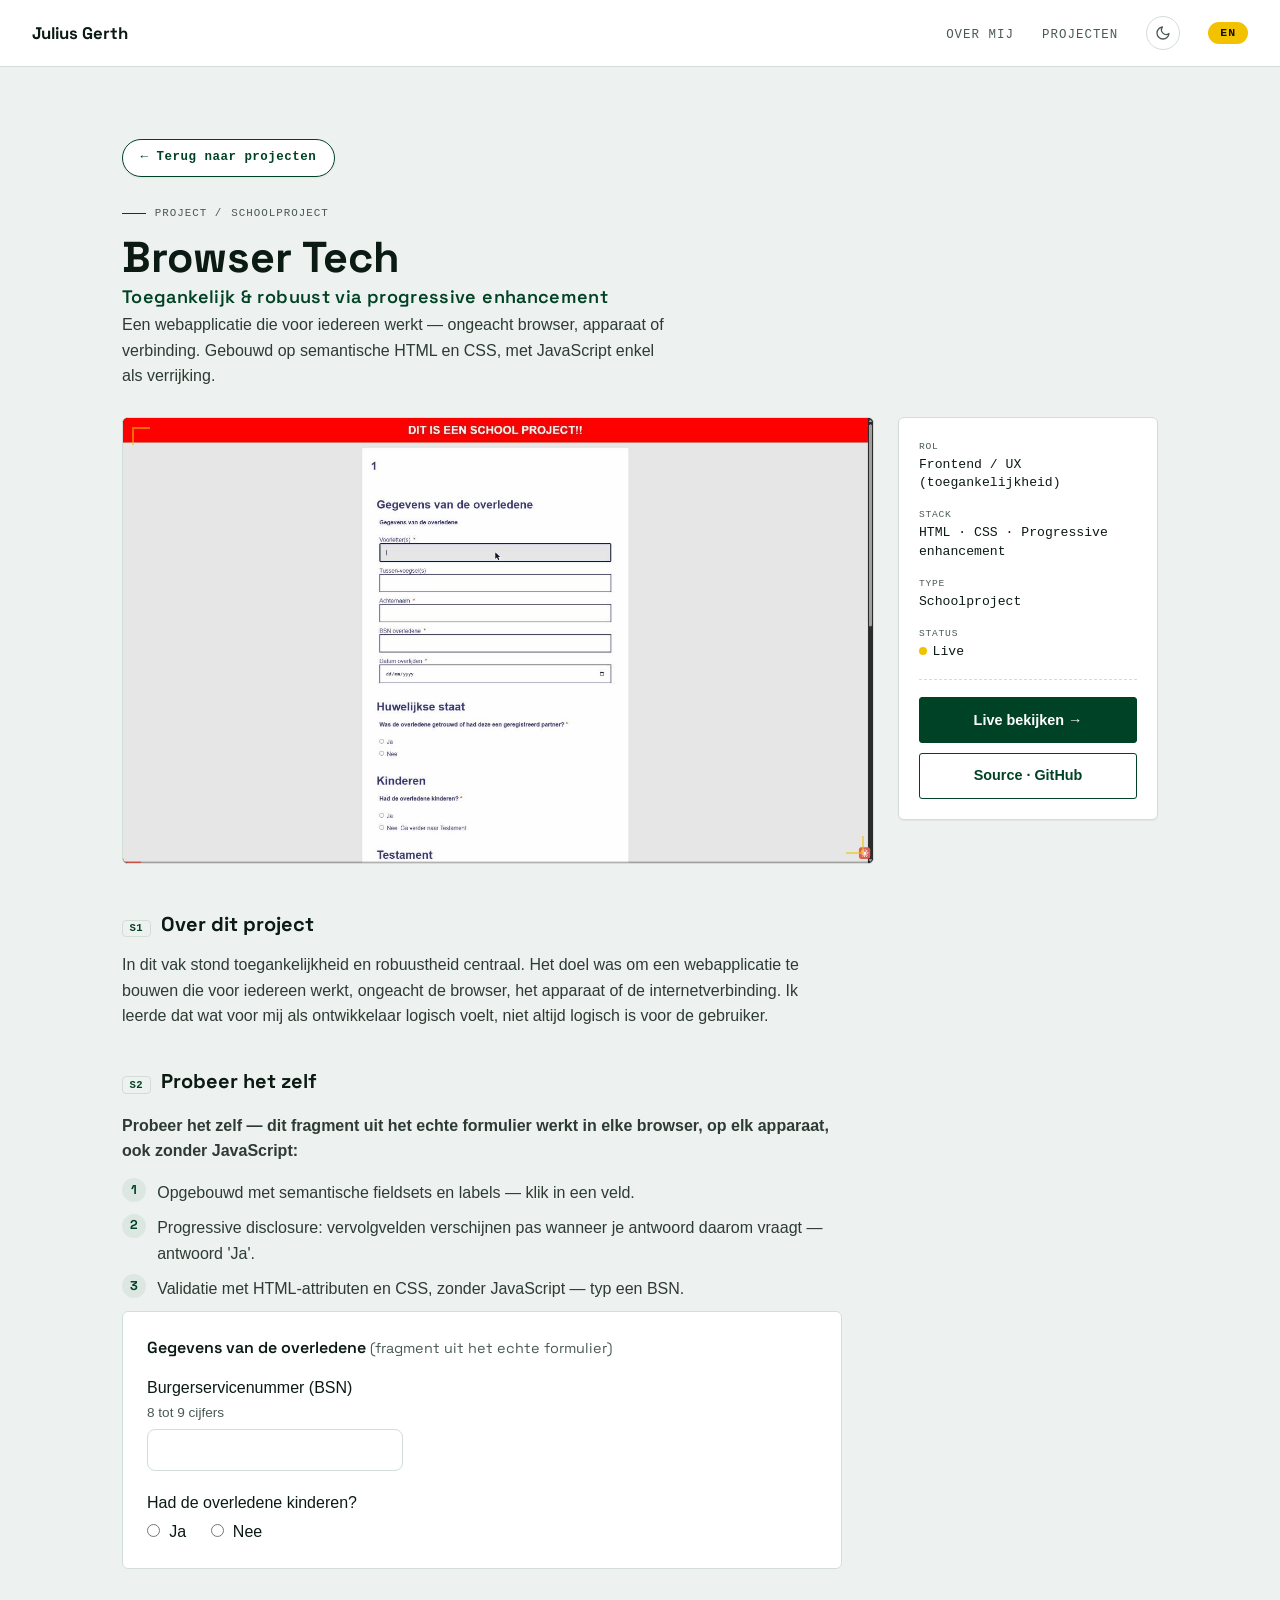
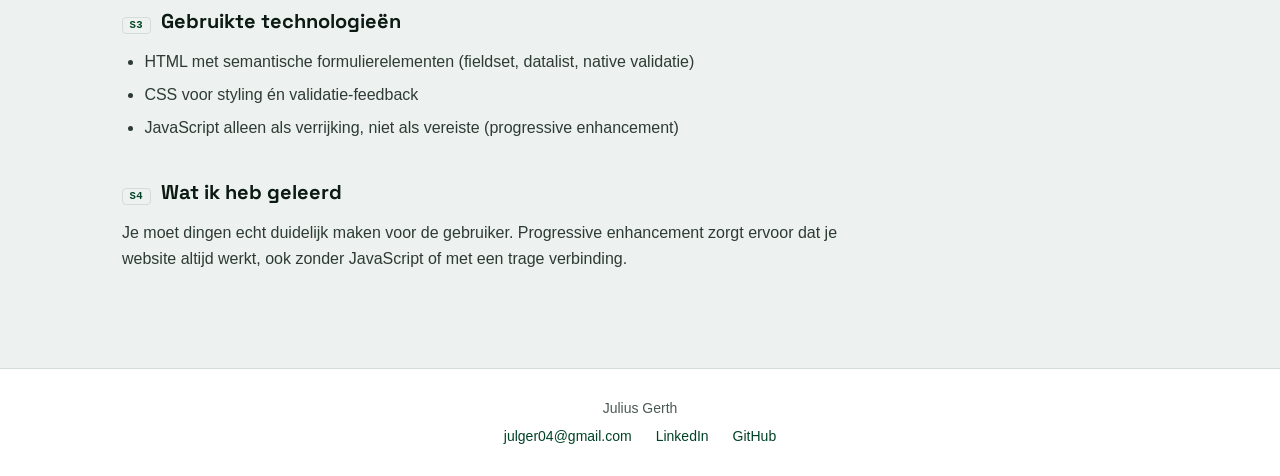
<file: browser_tech.html>
<!doctype html>
<html lang="nl">
  <head>
    <meta charset="UTF-8" />
    <meta name="viewport" content="width=device-width, initial-scale=1.0" />
    <title>Browser Tech - Julius Gerth</title>
    <meta
      name="description"
      content="Browser Tech-project van Julius Gerth: een toegankelijke, robuuste webapplicatie gebouwd met progressive enhancement."
    />
    <meta name="theme-color" content="#004225" />
    <link rel="icon" type="image/svg+xml" href="favicon.svg" />
    <meta property="og:type" content="article" />
    <meta property="og:title" content="Browser Tech - Julius Gerth" />
    <meta
      property="og:description"
      content="Een toegankelijke, robuuste webapplicatie gebouwd met progressive enhancement."
    />
    <meta property="og:url" content="https://juliusgerth.github.io/portfolio_julius_Gerth/browser_tech.html" />
    <meta property="og:image" content="https://juliusgerth.github.io/portfolio_julius_Gerth/img/browsertech.png" />
    <link rel="stylesheet" href="styles.css" />
    <script src="lang.js"></script>
    <script src="demo-live.js" defer></script>
  </head>
  <body>
    <a class="skip-link" href="#main"><span data-lang="nl">Naar inhoud</span><span data-lang="en">Skip to content</span></a>
    <nav>
      <a href="index.html" class="nav-logo">Julius Gerth</a>
      <ul class="nav-links">
        <li>
          <a href="index.html#over-mij"
            ><span data-lang="nl">Over mij</span
            ><span data-lang="en">About</span></a
          >
        </li>
        <li>
          <a href="index.html#projecten"
            ><span data-lang="nl">Projecten</span
            ><span data-lang="en">Projects</span></a
          >
        </li>
        <li class="theme-item">
          <input type="checkbox" id="theme-switch" class="theme-switch" role="switch" aria-label="Wissel licht of donker thema / Toggle light or dark theme" />
          <script src="theme.js"></script>
          <label for="theme-switch" class="theme-toggle" title="Licht / donker">
            <svg class="icon icon-sun" width="16" height="16" viewBox="0 0 24 24" fill="none" stroke="currentColor" stroke-width="2" stroke-linecap="round" stroke-linejoin="round" aria-hidden="true"><circle cx="12" cy="12" r="4"/><path d="M12 2v2M12 20v2M4.9 4.9l1.4 1.4M17.7 17.7l1.4 1.4M2 12h2M20 12h2M4.9 19.1l1.4-1.4M17.7 6.3l1.4-1.4"/></svg>
            <svg class="icon icon-moon" width="16" height="16" viewBox="0 0 24 24" fill="none" stroke="currentColor" stroke-width="2" stroke-linecap="round" stroke-linejoin="round" aria-hidden="true"><path d="M21 12.8A9 9 0 1 1 11.2 3 7 7 0 0 0 21 12.8z"/></svg>
          </label>
        </li>
        <li class="lang-item">
          <button
            type="button"
            class="lang-toggle"
            aria-label="Switch language / Taal wisselen"
          >
            <span data-lang="nl">EN</span><span data-lang="en">NL</span>
          </button>
        </li>
      </ul>
    </nav>

    <main id="main">
      <div class="case">
        <a href="index.html#projecten" class="back-link"
          ><span class="back-arrow" aria-hidden="true">←</span
          ><span data-lang="nl">Terug naar projecten</span
          ><span data-lang="en">Back to projects</span></a
        >

        <p class="case-eyebrow">Project / <span data-lang="nl">Schoolproject</span><span data-lang="en">School project</span></p>
        <h1 class="case-title">
          Browser Tech
          <span class="case-title-sub"><span data-lang="nl">Toegankelijk &amp; robuust via progressive enhancement</span><span data-lang="en">Accessible &amp; robust through progressive enhancement</span></span>
        </h1>
        <p class="case-summary">
          <span data-lang="nl">Een webapplicatie die voor iedereen werkt — ongeacht browser, apparaat of verbinding. Gebouwd op semantische HTML en CSS, met JavaScript enkel als verrijking.</span>
          <span data-lang="en">A web application that works for everyone — regardless of browser, device or connection. Built on semantic HTML and CSS, with JavaScript only as an enhancement.</span>
        </p>

        <section class="dossier">
          <div class="dossier-main">
            <figure class="annot-stage">
              <!-- GIF alleen voor wie animaties aan heeft staan; anders de statische screenshot -->
              <picture>
                <source srcset="img/browsertech.gif" media="(prefers-reduced-motion: no-preference)" />
                <img
                  src="img/browsertech.png"
                  alt="Screenshot van de Browser Tech-webapplicatie"
                  width="1280"
                  height="800"
                  loading="lazy"
                />
              </picture>
              <span class="annot-dim">◄ 1280 × 800 ►</span>
            </figure>
          </div>

          <aside class="dossier-spec">
            <dl>
              <div>
                <dt><span data-lang="nl">Rol</span><span data-lang="en">Role</span></dt>
                <dd><span data-lang="nl">Frontend / UX (toegankelijkheid)</span><span data-lang="en">Frontend / UX (accessibility)</span></dd>
              </div>
              <div>
                <dt>Stack</dt>
                <dd>HTML · CSS · <span data-lang="nl">Progressive enhancement</span><span data-lang="en">Progressive enhancement</span></dd>
              </div>
              <div>
                <dt>Type</dt>
                <dd><span data-lang="nl">Schoolproject</span><span data-lang="en">School project</span></dd>
              </div>
              <div>
                <dt>Status</dt>
                <dd><span class="dot" aria-hidden="true"></span>Live</dd>
              </div>
            </dl>
            <div class="dossier-actions">
              <a class="btn" href="https://juliusgerth.github.io/Browser-Technology/" target="_blank" rel="noopener"><span data-lang="nl">Live bekijken →</span><span data-lang="en">View live →</span></a>
              <a class="btn btn--ghost" href="https://github.com/JuliusGerth/Browser-Technology" target="_blank" rel="noopener">Source · GitHub</a>
            </div>
          </aside>
        </section>

        <div class="case-body">
          <h2 class="sec"><span class="sec-no">S1</span><span data-lang="nl">Over dit project</span><span data-lang="en">About this project</span></h2>
          <p data-lang="nl">
            In dit vak stond toegankelijkheid en robuustheid centraal. Het doel
            was om een webapplicatie te bouwen die voor iedereen werkt, ongeacht
            de browser, het apparaat of de internetverbinding. Ik leerde dat wat
            voor mij als ontwikkelaar logisch voelt, niet altijd logisch is voor
            de gebruiker.
          </p>
          <p data-lang="en">
            This course focused on accessibility and robustness. The goal was to
            build a web application that works for everyone, regardless of
            browser, device or internet connection. I learned that what feels
            logical to me as a developer isn't always logical for the user.
          </p>

          <h2 class="sec"><span class="sec-no">S2</span><span data-lang="nl">Probeer het zelf</span><span data-lang="en">Try it yourself</span></h2>
        <!-- Live 'probeer het zelf'-demo: een werkend fragment uit het echte aangifteformulier.
             De genummerde lijst is de toegankelijke bron van waarheid; demo-live.js vinkt de
             functies af terwijl je ze in het fragment gebruikt. Zonder JS: gewone lijst, en het
             fragment (disclosure + validatie) werkt gewoon — precies het punt van dit project. -->
        <figure class="demo" data-demo-live>
          <figcaption>
            <p class="demo-lead">
              <span data-lang="nl">Probeer het zelf — dit fragment uit het echte formulier werkt in elke browser, op elk apparaat, ook zonder JavaScript:</span>
              <span data-lang="en">Try it yourself — this fragment of the real form works in every browser, on every device, even without JavaScript:</span>
            </p>
            <ol class="demo-beats">
              <li data-beat="semantics">
                <span data-lang="nl">Opgebouwd met semantische fieldsets en labels — klik in een veld.</span>
                <span data-lang="en">Built with semantic fieldsets and labels — click into a field.</span>
              </li>
              <li data-beat="disclosure">
                <span data-lang="nl">Progressive disclosure: vervolgvelden verschijnen pas wanneer je antwoord daarom vraagt — antwoord 'Ja'.</span>
                <span data-lang="en">Progressive disclosure: follow-up fields only appear when your answer calls for them — answer 'Yes'.</span>
              </li>
              <li data-beat="validation">
                <span data-lang="nl">Validatie met HTML-attributen en CSS, zonder JavaScript — typ een BSN.</span>
                <span data-lang="en">Validation with HTML attributes and CSS, no JavaScript — type a BSN.</span>
              </li>
            </ol>
          </figcaption>
          <div class="demo-stage demo-stage--form">
            <fieldset class="demo-form">
              <legend>
                <span data-lang="nl">Gegevens van de overledene <em>(fragment uit het echte formulier)</em></span>
                <span data-lang="en">Details of the deceased <em>(fragment from the real form)</em></span>
              </legend>

              <div class="demo-form__field">
                <label for="demo-bsn">
                  <span data-lang="nl">Burgerservicenummer (BSN)</span>
                  <span data-lang="en">Citizen service number (BSN)</span>
                </label>
                <span class="demo-form__hint" id="demo-bsn-hint">
                  <span data-lang="nl">8 tot 9 cijfers</span>
                  <span data-lang="en">8 to 9 digits</span>
                </span>
                <input
                  type="text"
                  id="demo-bsn"
                  name="demo-bsn"
                  inputmode="numeric"
                  pattern="[0-9]{8,9}"
                  aria-describedby="demo-bsn-hint demo-bsn-error"
                />
                <span class="demo-form__error" id="demo-bsn-error">
                  <span data-lang="nl">Een BSN bestaat uit 8 tot 9 cijfers.</span>
                  <span data-lang="en">A BSN consists of 8 to 9 digits.</span>
                </span>
              </div>

              <fieldset class="demo-form__radios">
                <legend>
                  <span data-lang="nl">Had de overledene kinderen?</span>
                  <span data-lang="en">Did the deceased have children?</span>
                </legend>
                <input type="radio" id="demo-kids-ja" name="demo-kinderen" value="ja" />
                <label for="demo-kids-ja"><span data-lang="nl">Ja</span><span data-lang="en">Yes</span></label>
                <input type="radio" id="demo-kids-nee" name="demo-kinderen" value="nee" />
                <label for="demo-kids-nee"><span data-lang="nl">Nee</span><span data-lang="en">No</span></label>
                <div class="demo-form__followup">
                  <label for="demo-kids-aantal">
                    <span data-lang="nl">Hoeveel kinderen had de overledene?</span>
                    <span data-lang="en">How many children did the deceased have?</span>
                  </label>
                  <input type="number" id="demo-kids-aantal" name="demo-kids-aantal" min="1" max="20" />
                </div>
              </fieldset>
            </fieldset>
          </div>
        </figure>

          <h2 class="sec"><span class="sec-no">S3</span><span data-lang="nl">Gebruikte technologieën</span><span data-lang="en">Technologies used</span></h2>
          <ul data-lang="nl">
            <li>HTML met semantische formulierelementen (fieldset, datalist, native validatie)</li>
            <li>CSS voor styling én validatie-feedback</li>
            <li>JavaScript alleen als verrijking, niet als vereiste (progressive enhancement)</li>
          </ul>
          <ul data-lang="en">
            <li>HTML with semantic form elements (fieldset, datalist, native validation)</li>
            <li>CSS for styling and validation feedback</li>
            <li>JavaScript only as an enhancement, never a requirement (progressive enhancement)</li>
          </ul>

          <h2 class="sec"><span class="sec-no">S4</span><span data-lang="nl">Wat ik heb geleerd</span><span data-lang="en">What I learned</span></h2>
          <p data-lang="nl">
            Je moet dingen echt duidelijk maken voor de gebruiker. Progressive
            enhancement zorgt ervoor dat je website altijd werkt, ook zonder
            JavaScript of met een trage verbinding.
          </p>
          <p data-lang="en">
            You really have to make things clear for the user. Progressive
            enhancement ensures your website always works, even without JavaScript
            or on a slow connection.
          </p>
        </div>
      </div>
    </main>

    <footer>
      <p>Julius Gerth</p>
      <div class="footer-links">
        <a href="mailto:julger04@gmail.com">julger04@gmail.com</a>
        <a
          href="https://www.linkedin.com/in/julius-gerth-81500b1b6/"
          target="_blank"
          >LinkedIn</a
        >
        <a href="https://github.com/JuliusGerth" target="_blank">GitHub</a>
      </div>
    </footer>
  </body>
</html>
</file>
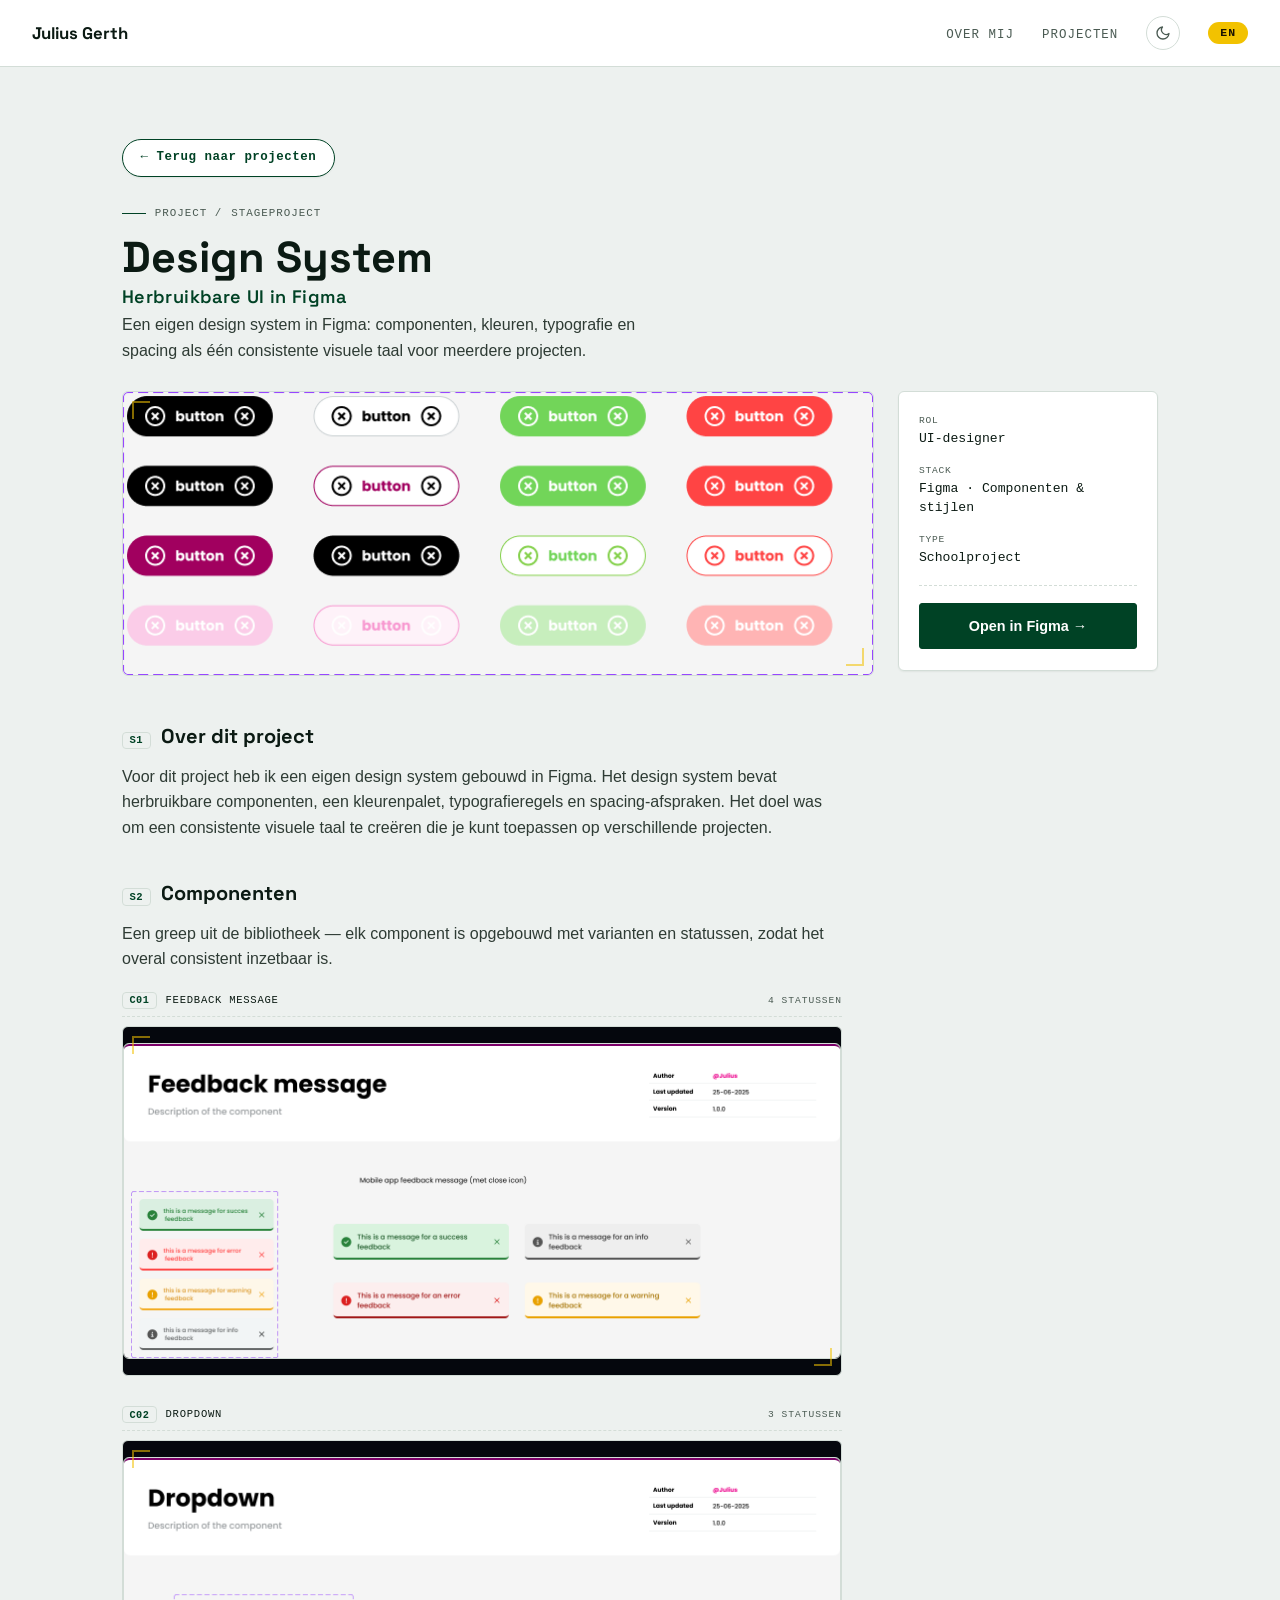
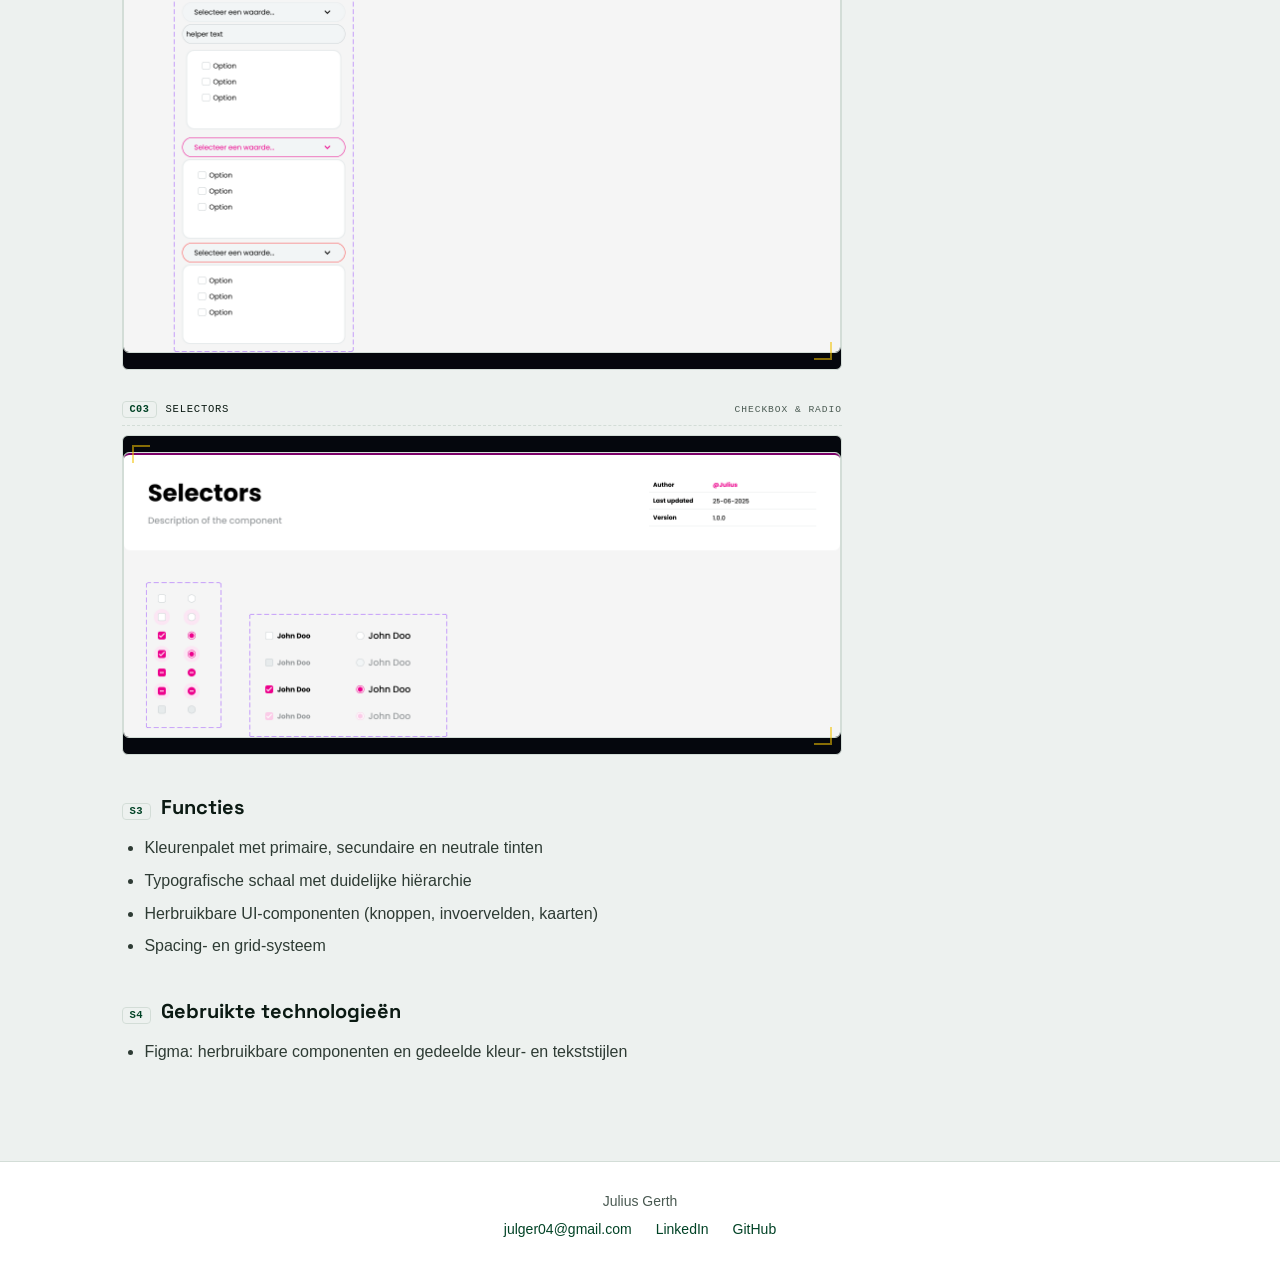
<file: designsystem.html>
<!DOCTYPE html>
<html lang="nl">
  <head>
    <meta charset="UTF-8" />
    <meta name="viewport" content="width=device-width, initial-scale=1.0" />
    <title>Design System - Julius Gerth</title>
    <meta
      name="description"
      content="Een eigen design system in Figma met herbruikbare componenten, kleurenpalet en typografie — project van Julius Gerth."
    />
    <meta name="theme-color" content="#004225" />
    <link rel="icon" type="image/svg+xml" href="favicon.svg" />
    <meta property="og:type" content="article" />
    <meta property="og:title" content="Design System - Julius Gerth" />
    <meta
      property="og:description"
      content="Een eigen design system in Figma met herbruikbare componenten, kleurenpalet en typografie."
    />
    <meta property="og:url" content="https://juliusgerth.github.io/portfolio_julius_Gerth/designsystem.html" />
    <link rel="stylesheet" href="styles.css" />
    <script src="lang.js"></script>
  </head>
  <body>
    <a class="skip-link" href="#main"><span data-lang="nl">Naar inhoud</span><span data-lang="en">Skip to content</span></a>
    <nav>
      <a href="index.html" class="nav-logo">Julius Gerth</a>
      <ul class="nav-links">
        <li><a href="index.html#over-mij"><span data-lang="nl">Over mij</span><span data-lang="en">About</span></a></li>
        <li><a href="index.html#projecten"><span data-lang="nl">Projecten</span><span data-lang="en">Projects</span></a></li>
        <li class="theme-item">
          <input type="checkbox" id="theme-switch" class="theme-switch" role="switch" aria-label="Wissel licht of donker thema / Toggle light or dark theme" />
          <script src="theme.js"></script>
          <label for="theme-switch" class="theme-toggle" title="Licht / donker">
            <svg class="icon icon-sun" width="16" height="16" viewBox="0 0 24 24" fill="none" stroke="currentColor" stroke-width="2" stroke-linecap="round" stroke-linejoin="round" aria-hidden="true"><circle cx="12" cy="12" r="4"/><path d="M12 2v2M12 20v2M4.9 4.9l1.4 1.4M17.7 17.7l1.4 1.4M2 12h2M20 12h2M4.9 19.1l1.4-1.4M17.7 6.3l1.4-1.4"/></svg>
            <svg class="icon icon-moon" width="16" height="16" viewBox="0 0 24 24" fill="none" stroke="currentColor" stroke-width="2" stroke-linecap="round" stroke-linejoin="round" aria-hidden="true"><path d="M21 12.8A9 9 0 1 1 11.2 3 7 7 0 0 0 21 12.8z"/></svg>
          </label>
        </li>
        <li class="lang-item">
          <button type="button" class="lang-toggle" aria-label="Switch language / Taal wisselen">
            <span data-lang="nl">EN</span><span data-lang="en">NL</span>
          </button>
        </li>
      </ul>
    </nav>

    <main id="main">
      <div class="case">
        <a href="index.html#projecten" class="back-link"><span class="back-arrow" aria-hidden="true">←</span><span data-lang="nl">Terug naar projecten</span><span data-lang="en">Back to projects</span></a>

        <p class="case-eyebrow">Project / <span data-lang="nl">Stageproject</span><span data-lang="en">School project</span></p>
        <h1 class="case-title">
          Design System
          <span class="case-title-sub"><span data-lang="nl">Herbruikbare UI in Figma</span><span data-lang="en">Reusable UI in Figma</span></span>
        </h1>
        <p class="case-summary">
          <span data-lang="nl">Een eigen design system in Figma: componenten, kleuren, typografie en spacing als één consistente visuele taal voor meerdere projecten.</span>
          <span data-lang="en">A custom design system in Figma: components, colours, typography and spacing as one consistent visual language across projects. Dit was handig tijdens mijn korte stage waarin het design system ook is gemaakt</span>
        </p>

        <section class="dossier">
          <div class="dossier-main">
            <figure class="annot-stage" style="margin: 0">
              <img
                src="img/ds-buttons.png"
                alt="Knop-component uit het design system: primair, secundair, succes en fout in vier statussen"
                width="746"
                height="281"
              />
            </figure>
          </div>
          <aside class="dossier-spec">
            <dl>
              <div>
                <dt><span data-lang="nl">Rol</span><span data-lang="en">Role</span></dt>
                <dd><span data-lang="nl">UI-designer</span><span data-lang="en">UI designer</span></dd>
              </div>
              <div>
                <dt>Stack</dt>
                <dd>Figma · <span data-lang="nl">Componenten &amp; stijlen</span><span data-lang="en">Components &amp; styles</span></dd>
              </div>
              <div>
                <dt>Type</dt>
                <dd><span data-lang="nl">Schoolproject</span><span data-lang="en">School project</span></dd>
              </div>
            </dl>
            <div class="dossier-actions">
              <a class="btn" href="https://www.figma.com/design/cS3xWiRlwQrwqc6CXh2PZL/Designsystem-Julius--Copy-?node-id=187-6135&t=J8TRRv3WeqeSvckk-1" target="_blank" rel="noopener"><span data-lang="nl">Open in Figma →</span><span data-lang="en">Open in Figma →</span></a>
            </div>
          </aside>
        </section>

        <div class="case-body">
          <h2 class="sec"><span class="sec-no">S1</span><span data-lang="nl">Over dit project</span><span data-lang="en">About this project</span></h2>
          <p data-lang="nl">
            Voor dit project heb ik een eigen design system gebouwd in Figma. Het design system bevat herbruikbare componenten, een kleurenpalet, typografieregels en spacing-afspraken. Het doel was om een consistente visuele taal te creëren die je kunt toepassen op verschillende projecten.
          </p>
          <p data-lang="en">
            For this project I built my own design system in Figma. The design
            system contains reusable components, a colour palette, typography rules
            and spacing conventions. The goal was to create a consistent visual
            language that you can apply across different projects.
          </p>

          <h2 class="sec"><span class="sec-no">S2</span><span data-lang="nl">Componenten</span><span data-lang="en">Components</span></h2>
          <p data-lang="nl">
            Een greep uit de bibliotheek — elk component is opgebouwd met
            varianten en statussen, zodat het overal consistent inzetbaar is.
          </p>
          <p data-lang="en">
            A selection from the library — each component is built with variants
            and states, so it stays consistent everywhere it's used.
          </p>

          <div class="compsheet">
            <figure class="compsheet-item">
              <figcaption class="compsheet-label">
                <span class="cs-no">C01</span>
                <span class="cs-name">Feedback message</span>
                <span class="cs-spec" data-lang="nl">4 statussen</span><span class="cs-spec" data-lang="en">4 states</span>
              </figcaption>
              <div class="annot-stage">
                <img
                  src="img/ds-feedback.png"
                  alt="Feedback message-component met success-, error-, warning- en info-varianten"
                  width="1440"
                  height="632"
                  loading="lazy"
                />
              </div>
            </figure>

            <figure class="compsheet-item">
              <figcaption class="compsheet-label">
                <span class="cs-no">C02</span>
                <span class="cs-name">Dropdown</span>
                <span class="cs-spec" data-lang="nl">3 statussen</span><span class="cs-spec" data-lang="en">3 states</span>
              </figcaption>
              <div class="annot-stage">
                <img
                  src="img/ds-dropdown.png"
                  alt="Dropdown-component in standaard-, focus- en foutstatus met uitgeklapte opties"
                  width="1440"
                  height="994"
                  loading="lazy"
                />
              </div>
            </figure>

            <figure class="compsheet-item">
              <figcaption class="compsheet-label">
                <span class="cs-no">C03</span>
                <span class="cs-name">Selectors</span>
                <span class="cs-spec" data-lang="nl">checkbox &amp; radio</span><span class="cs-spec" data-lang="en">checkbox &amp; radio</span>
              </figcaption>
              <div class="annot-stage">
                <img
                  src="img/ds-selectors.png"
                  alt="Selector-component: checkboxes en radioknoppen in standaard-, checked-, mixed- en uitgeschakelde status"
                  width="1440"
                  height="572"
                  loading="lazy"
                />
              </div>
            </figure>
          </div>

          <h2 class="sec"><span class="sec-no">S3</span><span data-lang="nl">Functies</span><span data-lang="en">Features</span></h2>
          <ul data-lang="nl">
            <li>Kleurenpalet met primaire, secundaire en neutrale tinten</li>
            <li>Typografische schaal met duidelijke hiërarchie</li>
            <li>Herbruikbare UI-componenten (knoppen, invoervelden, kaarten)</li>
            <li>Spacing- en grid-systeem</li>
          </ul>
          <ul data-lang="en">
            <li>Colour palette with primary, secondary and neutral tones</li>
            <li>Typographic scale with a clear hierarchy</li>
            <li>Reusable UI components (buttons, input fields, cards)</li>
            <li>Spacing and grid system</li>
          </ul>

          <h2 class="sec"><span class="sec-no">S4</span><span data-lang="nl">Gebruikte technologieën</span><span data-lang="en">Technologies used</span></h2>
          <ul data-lang="nl">
            <li>Figma: herbruikbare componenten en gedeelde kleur- en tekststijlen</li>
          </ul>
          <ul data-lang="en">
            <li>Figma: reusable components and shared colour and text styles</li>
          </ul>
        </div>
      </div>
    </main>

    <footer>
      <p>Julius Gerth</p>
      <div class="footer-links">
        <a href="mailto:julger04@gmail.com">julger04@gmail.com</a>
        <a href="https://www.linkedin.com/in/julius-gerth-81500b1b6/" target="_blank">LinkedIn</a>
        <a href="https://github.com/JuliusGerth" target="_blank">GitHub</a>
      </div>
    </footer>
  </body>
</html>
</file>
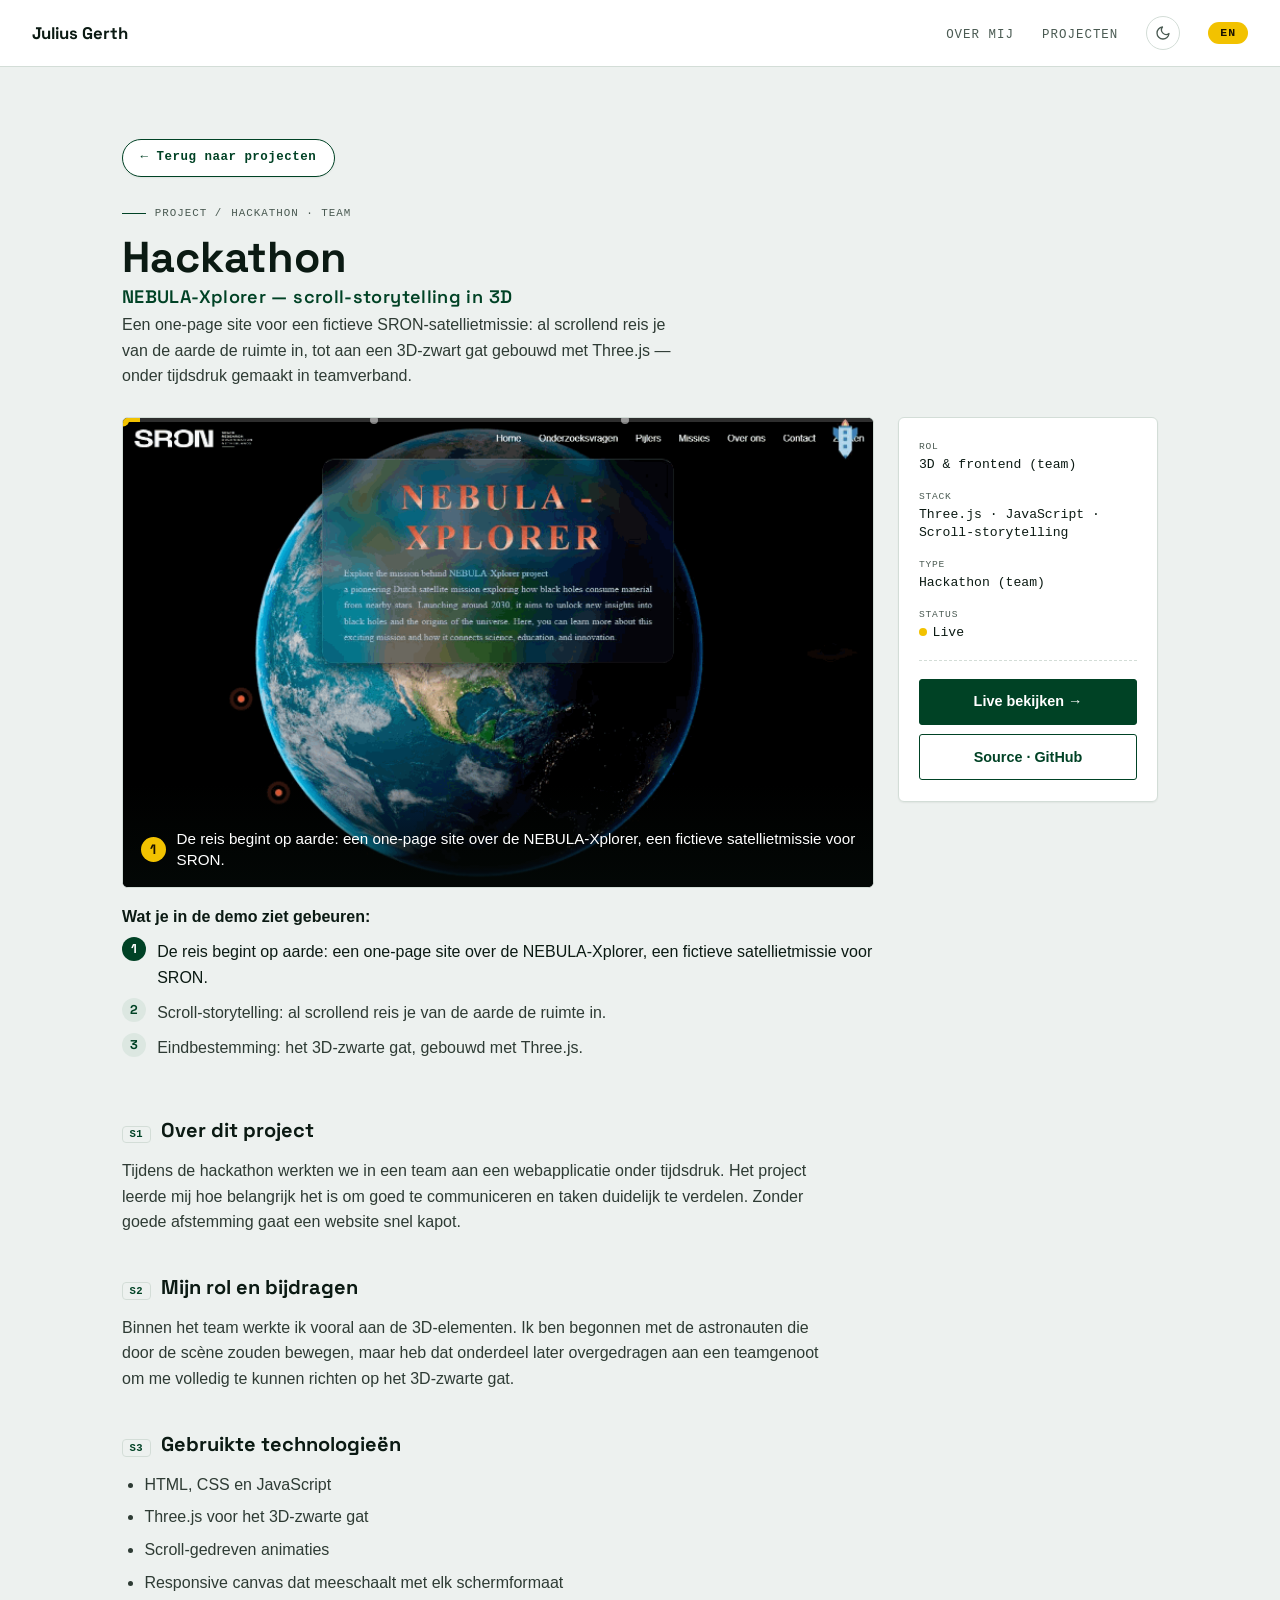
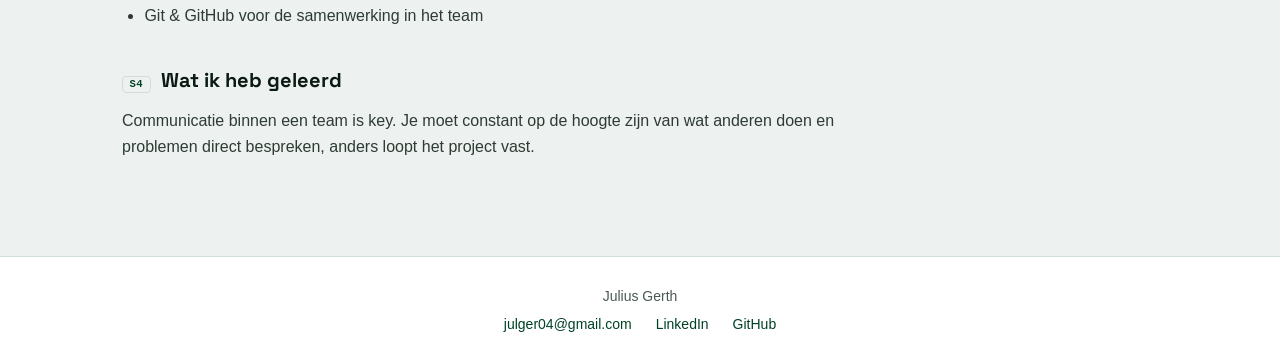
<file: hackathon.html>
<!DOCTYPE html>
<html lang="nl">
  <head>
    <meta charset="UTF-8" />
    <meta name="viewport" content="width=device-width, initial-scale=1.0" />
    <title>Hackathon - Julius Gerth</title>
    <meta
      name="description"
      content="Hackathon-project van Julius Gerth: in teamverband onder tijdsdruk een webapplicatie bouwen."
    />
    <meta name="theme-color" content="#004225" />
    <link rel="icon" type="image/svg+xml" href="favicon.svg" />
    <meta property="og:type" content="article" />
    <meta property="og:title" content="Hackathon - Julius Gerth" />
    <meta
      property="og:description"
      content="In teamverband onder tijdsdruk een webapplicatie bouwen."
    />
    <meta property="og:url" content="https://juliusgerth.github.io/portfolio_julius_Gerth/hackathon.html" />
    <meta property="og:image" content="https://juliusgerth.github.io/portfolio_julius_Gerth/img/hackathon.jpg" />
    <link rel="stylesheet" href="styles.css" />
    <script src="lang.js"></script>
    <script src="demo-narrate.js" defer></script>
  </head>
  <body>
    <a class="skip-link" href="#main"><span data-lang="nl">Naar inhoud</span><span data-lang="en">Skip to content</span></a>
    <nav>
      <a href="index.html" class="nav-logo">Julius Gerth</a>
      <ul class="nav-links">
        <li><a href="index.html#over-mij"><span data-lang="nl">Over mij</span><span data-lang="en">About</span></a></li>
        <li><a href="index.html#projecten"><span data-lang="nl">Projecten</span><span data-lang="en">Projects</span></a></li>
        <li class="theme-item">
          <input type="checkbox" id="theme-switch" class="theme-switch" role="switch" aria-label="Wissel licht of donker thema / Toggle light or dark theme" />
          <script src="theme.js"></script>
          <label for="theme-switch" class="theme-toggle" title="Licht / donker">
            <svg class="icon icon-sun" width="16" height="16" viewBox="0 0 24 24" fill="none" stroke="currentColor" stroke-width="2" stroke-linecap="round" stroke-linejoin="round" aria-hidden="true"><circle cx="12" cy="12" r="4"/><path d="M12 2v2M12 20v2M4.9 4.9l1.4 1.4M17.7 17.7l1.4 1.4M2 12h2M20 12h2M4.9 19.1l1.4-1.4M17.7 6.3l1.4-1.4"/></svg>
            <svg class="icon icon-moon" width="16" height="16" viewBox="0 0 24 24" fill="none" stroke="currentColor" stroke-width="2" stroke-linecap="round" stroke-linejoin="round" aria-hidden="true"><path d="M21 12.8A9 9 0 1 1 11.2 3 7 7 0 0 0 21 12.8z"/></svg>
          </label>
        </li>
        <li class="lang-item">
          <button type="button" class="lang-toggle" aria-label="Switch language / Taal wisselen">
            <span data-lang="nl">EN</span><span data-lang="en">NL</span>
          </button>
        </li>
      </ul>
    </nav>

    <main id="main">
      <div class="case">
        <a href="index.html#projecten" class="back-link"><span class="back-arrow" aria-hidden="true">←</span><span data-lang="nl">Terug naar projecten</span><span data-lang="en">Back to projects</span></a>

        <p class="case-eyebrow">Project / <span data-lang="nl">Hackathon · team</span><span data-lang="en">Hackathon · team</span></p>
        <h1 class="case-title">
          Hackathon
          <span class="case-title-sub"><span data-lang="nl">NEBULA-Xplorer — scroll-storytelling in 3D</span><span data-lang="en">NEBULA-Xplorer — scroll storytelling in 3D</span></span>
        </h1>
        <p class="case-summary">
          <span data-lang="nl">Een one-page site voor een fictieve SRON-satellietmissie: al scrollend reis je van de aarde de ruimte in, tot aan een 3D-zwart gat gebouwd met Three.js — onder tijdsdruk gemaakt in teamverband.</span>
          <span data-lang="en">A one-page site for a fictional SRON satellite mission: as you scroll you travel from Earth into space, up to a 3D black hole built with Three.js — made as a team under time pressure.</span>
        </p>

        <section class="dossier">
          <div class="dossier-main">
        <!-- Zelf-vertellende demo: de GIF loopt (8,06s per lus, uit de frames gelezen) en de
             bijschriften lichten mee op met wat er op dat moment gebeurt. De <ol> is de
             toegankelijke bron van waarheid; demo-narrate.js maakt er een gesynchroniseerde
             overlay van. Zonder JS of met 'reduced motion': gewone lijst + statische screenshot. -->
        <figure class="demo" data-demo data-loop="8.06">
          <div class="demo-stage">
            <!-- GIF alleen voor wie animaties aan heeft staan; anders de statische screenshot -->
            <picture>
              <source srcset="img/hackathon-demo.gif" media="(prefers-reduced-motion: no-preference)" />
              <img
                src="img/hackathon.jpg"
                alt="Scroll-demo van de NEBULA-Xplorer hackathon-website met aarde, raket en zwart gat"
                width="1280"
                height="800"
              />
            </picture>
            <div class="demo-track" aria-hidden="true"><span class="demo-track__fill"></span></div>
            <div class="demo-caption" aria-hidden="true">
              <span class="demo-caption__num"></span>
              <span class="demo-caption__text"></span>
            </div>
          </div>
          <figcaption>
            <p class="demo-lead">
              <span data-lang="nl">Wat je in de demo ziet gebeuren:</span>
              <span data-lang="en">What you see happening in the demo:</span>
            </p>
            <ol class="demo-beats">
              <li data-start="0">
                <span data-lang="nl">De reis begint op aarde: een one-page site over de NEBULA-Xplorer, een fictieve satellietmissie voor SRON.</span>
                <span data-lang="en">The journey starts on Earth: a one-page site about the NEBULA-Xplorer, a fictional satellite mission for SRON.</span>
              </li>
              <li data-start="2.7">
                <span data-lang="nl">Scroll-storytelling: al scrollend reis je van de aarde de ruimte in.</span>
                <span data-lang="en">Scroll storytelling: as you scroll you travel from Earth into space.</span>
              </li>
              <li data-start="5.4">
                <span data-lang="nl">Eindbestemming: het 3D-zwarte gat, gebouwd met Three.js.</span>
                <span data-lang="en">Final destination: the 3D black hole, built with Three.js.</span>
              </li>
            </ol>
          </figcaption>
        </figure>
          </div>

          <aside class="dossier-spec">
            <dl>
              <div>
                <dt><span data-lang="nl">Rol</span><span data-lang="en">Role</span></dt>
                <dd><span data-lang="nl">3D &amp; frontend (team)</span><span data-lang="en">3D &amp; frontend (team)</span></dd>
              </div>
              <div>
                <dt>Stack</dt>
                <dd>Three.js · JavaScript · <span data-lang="nl">Scroll-storytelling</span><span data-lang="en">Scroll storytelling</span></dd>
              </div>
              <div>
                <dt>Type</dt>
                <dd><span data-lang="nl">Hackathon (team)</span><span data-lang="en">Hackathon (team)</span></dd>
              </div>
              <div>
                <dt>Status</dt>
                <dd><span class="dot" aria-hidden="true"></span>Live</dd>
              </div>
            </dl>
            <div class="dossier-actions">
              <a class="btn" href="https://sennahoving.github.io/Hackathon/" target="_blank" rel="noopener"><span data-lang="nl">Live bekijken →</span><span data-lang="en">View live →</span></a>
              <a class="btn btn--ghost" href="https://github.com/sennahoving/Hackathon" target="_blank" rel="noopener">Source · GitHub</a>
            </div>
          </aside>
        </section>

        <div class="case-body">
          <h2 class="sec"><span class="sec-no">S1</span><span data-lang="nl">Over dit project</span><span data-lang="en">About this project</span></h2>
          <p data-lang="nl">
            Tijdens de hackathon werkten we in een team aan een webapplicatie onder tijdsdruk. Het project leerde mij hoe belangrijk het is om goed te communiceren en taken duidelijk te verdelen. Zonder goede afstemming gaat een website snel kapot.
          </p>
          <p data-lang="en">
            During the hackathon we worked in a team on a web application under
            time pressure. The project taught me how important it is to
            communicate well and divide tasks clearly. Without good alignment, a
            website breaks quickly.
          </p>

          <h2 class="sec"><span class="sec-no">S2</span><span data-lang="nl">Mijn rol en bijdragen</span><span data-lang="en">My role and contributions</span></h2>
          <p data-lang="nl">
            Binnen het team werkte ik vooral aan de 3D-elementen. Ik ben begonnen
            met de astronauten die door de scène zouden bewegen, maar heb dat
            onderdeel later overgedragen aan een teamgenoot om me volledig te
            kunnen richten op het 3D-zwarte gat.
          </p>
          <p data-lang="en">
            Within the team I mainly worked on the 3D elements. I started out on
            the astronauts that would move through the scene, but later handed
            that part over to a teammate so I could focus fully on the 3D black
            hole.
          </p>

          <h2 class="sec"><span class="sec-no">S3</span><span data-lang="nl">Gebruikte technologieën</span><span data-lang="en">Technologies used</span></h2>
          <ul data-lang="nl">
            <li>HTML, CSS en JavaScript</li>
            <li>Three.js voor het 3D-zwarte gat</li>
            <li>Scroll-gedreven animaties</li>
            <li>Responsive canvas dat meeschaalt met elk schermformaat</li>
            <li>Git &amp; GitHub voor de samenwerking in het team</li>
          </ul>
          <ul data-lang="en">
            <li>HTML, CSS and JavaScript</li>
            <li>Three.js for the 3D black hole</li>
            <li>Scroll-driven animations</li>
            <li>Responsive canvas that scales with every screen size</li>
            <li>Git &amp; GitHub for team collaboration</li>
          </ul>

          <h2 class="sec"><span class="sec-no">S4</span><span data-lang="nl">Wat ik heb geleerd</span><span data-lang="en">What I learned</span></h2>
          <p data-lang="nl">
            Communicatie binnen een team is key. Je moet constant op de hoogte zijn van wat anderen doen en problemen direct bespreken, anders loopt het project vast.
          </p>
          <p data-lang="en">
            Communication within a team is key. You have to stay constantly aware
            of what others are doing and address problems right away, otherwise the
            project gets stuck.
          </p>
        </div>
      </div>
    </main>

    <footer>
      <p>Julius Gerth</p>
      <div class="footer-links">
        <a href="mailto:julger04@gmail.com">julger04@gmail.com</a>
        <a href="https://www.linkedin.com/in/julius-gerth-81500b1b6/" target="_blank">LinkedIn</a>
        <a href="https://github.com/JuliusGerth" target="_blank">GitHub</a>
      </div>
    </footer>
  </body>
</html>
</file>
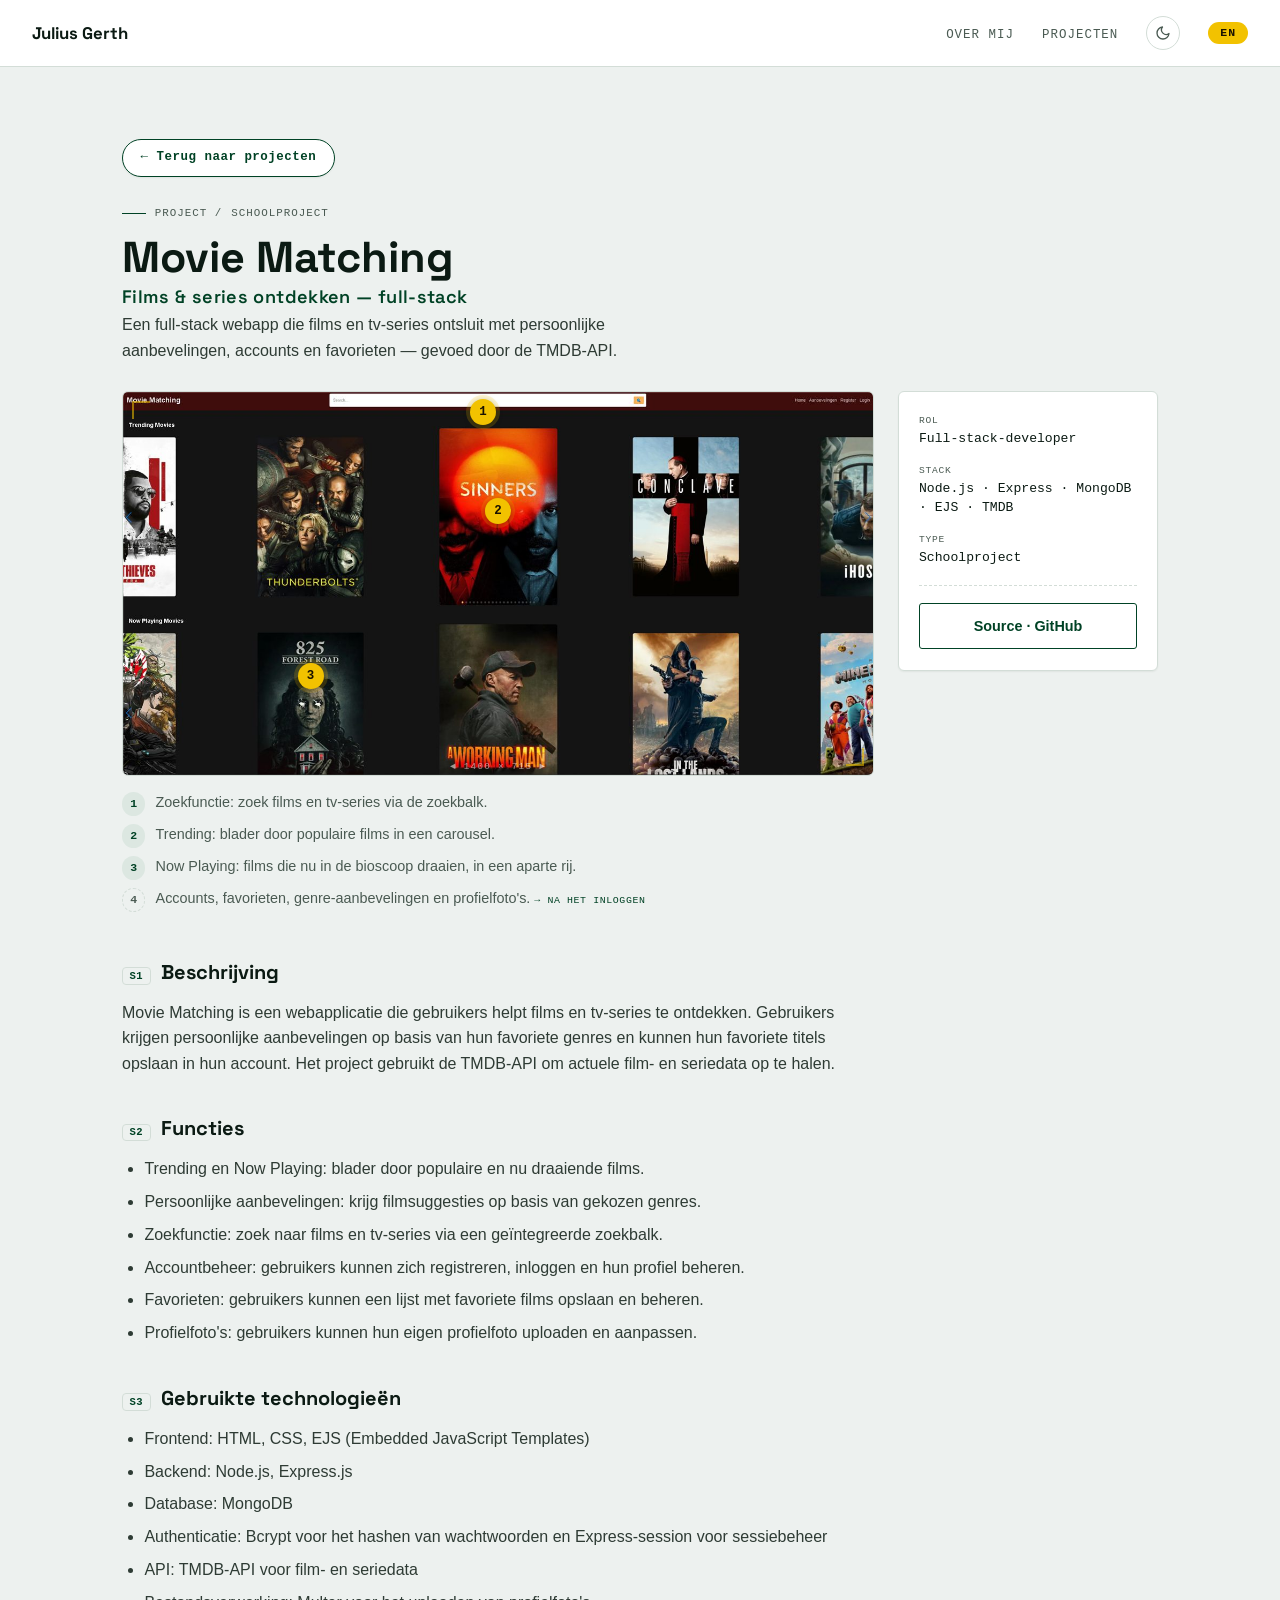
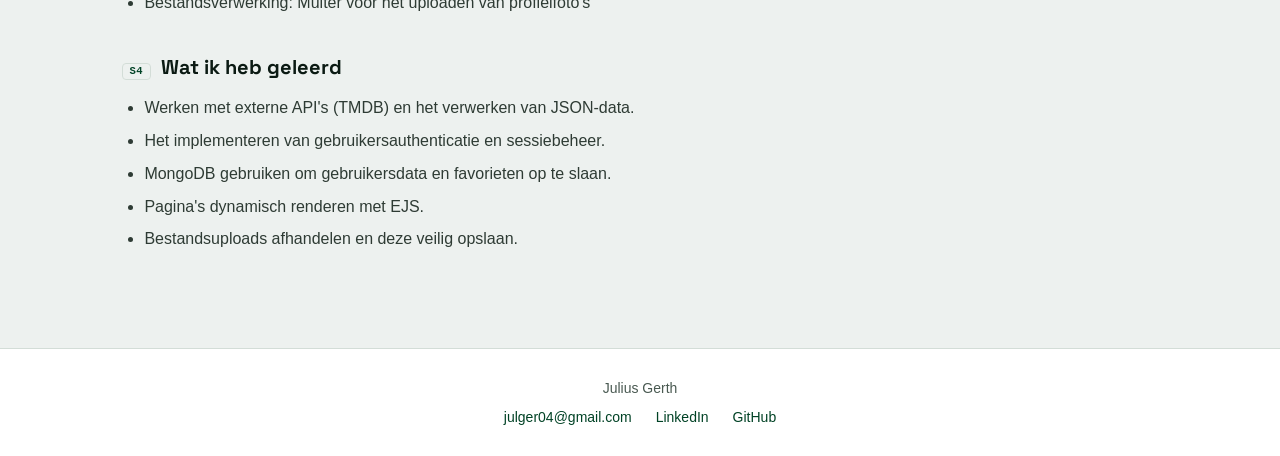
<file: movie_matching.html>
<!DOCTYPE html>
<html lang="nl">
  <head>
    <meta charset="UTF-8" />
    <meta name="viewport" content="width=device-width, initial-scale=1.0" />
    <title>Movie Matching - Julius Gerth</title>
    <meta
      name="description"
      content="Movie Matching: een webapp met Node.js, Express en MongoDB voor het ontdekken van films en tv-series via de TMDB-API — project van Julius Gerth."
    />
    <meta name="theme-color" content="#004225" />
    <link rel="icon" type="image/svg+xml" href="favicon.svg" />
    <meta property="og:type" content="article" />
    <meta property="og:title" content="Movie Matching - Julius Gerth" />
    <meta
      property="og:description"
      content="Een webapp met Node.js, Express en MongoDB voor het ontdekken van films en tv-series."
    />
    <meta property="og:url" content="https://juliusgerth.github.io/portfolio_julius_Gerth/movie_matching.html" />
    <meta property="og:image" content="https://juliusgerth.github.io/portfolio_julius_Gerth/img/moviematch.jpg" />
    <link rel="stylesheet" href="styles.css" />
    <script src="lang.js"></script>
  </head>
  <body>
    <a class="skip-link" href="#main"><span data-lang="nl">Naar inhoud</span><span data-lang="en">Skip to content</span></a>
    <nav>
      <a href="index.html" class="nav-logo">Julius Gerth</a>
      <ul class="nav-links">
        <li><a href="index.html#over-mij"><span data-lang="nl">Over mij</span><span data-lang="en">About</span></a></li>
        <li><a href="index.html#projecten"><span data-lang="nl">Projecten</span><span data-lang="en">Projects</span></a></li>
        <li class="theme-item">
          <input type="checkbox" id="theme-switch" class="theme-switch" role="switch" aria-label="Wissel licht of donker thema / Toggle light or dark theme" />
          <script src="theme.js"></script>
          <label for="theme-switch" class="theme-toggle" title="Licht / donker">
            <svg class="icon icon-sun" width="16" height="16" viewBox="0 0 24 24" fill="none" stroke="currentColor" stroke-width="2" stroke-linecap="round" stroke-linejoin="round" aria-hidden="true"><circle cx="12" cy="12" r="4"/><path d="M12 2v2M12 20v2M4.9 4.9l1.4 1.4M17.7 17.7l1.4 1.4M2 12h2M20 12h2M4.9 19.1l1.4-1.4M17.7 6.3l1.4-1.4"/></svg>
            <svg class="icon icon-moon" width="16" height="16" viewBox="0 0 24 24" fill="none" stroke="currentColor" stroke-width="2" stroke-linecap="round" stroke-linejoin="round" aria-hidden="true"><path d="M21 12.8A9 9 0 1 1 11.2 3 7 7 0 0 0 21 12.8z"/></svg>
          </label>
        </li>
        <li class="lang-item">
          <button type="button" class="lang-toggle" aria-label="Switch language / Taal wisselen">
            <span data-lang="nl">EN</span><span data-lang="en">NL</span>
          </button>
        </li>
      </ul>
    </nav>

    <main id="main">
      <div class="case">
        <a href="index.html#projecten" class="back-link"><span class="back-arrow" aria-hidden="true">←</span><span data-lang="nl">Terug naar projecten</span><span data-lang="en">Back to projects</span></a>

        <p class="case-eyebrow">Project / <span data-lang="nl">Schoolproject</span><span data-lang="en">School project</span></p>
        <h1 class="case-title">
          Movie Matching
          <span class="case-title-sub"><span data-lang="nl">Films &amp; series ontdekken — full-stack</span><span data-lang="en">Discover movies &amp; series — full-stack</span></span>
        </h1>
        <p class="case-summary">
          <span data-lang="nl">Een full-stack webapp die films en tv-series ontsluit met persoonlijke aanbevelingen, accounts en favorieten — gevoed door de TMDB-API.</span>
          <span data-lang="en">A full-stack web app for discovering movies and TV shows with personalized recommendations, accounts and favorites — powered by the TMDB API.</span>
        </p>

        <section class="dossier">
          <div class="dossier-main">
            <figure class="annot-stage">
              <img
                src="img/moviematch.jpg"
                alt="Screenshot van de Movie Matching-webapp met filmoverzicht"
                width="1400"
                height="715"
                loading="lazy"
              />
              <button type="button" class="pin" data-pin="1" style="--x: 48%; --y: 5%" aria-label="1 — Zoekfunctie">1</button>
              <button type="button" class="pin" data-pin="2" style="--x: 50%; --y: 31%" aria-label="2 — Trending films">2</button>
              <button type="button" class="pin" data-pin="3" style="--x: 25%; --y: 74%" aria-label="3 — Now Playing films">3</button>
              <span class="annot-dim">◄ 1400 × 715 ►</span>
            </figure>
            <ol class="annot-legend">
              <li>
                <span class="n">1</span>
                <span><span data-lang="nl">Zoekfunctie: zoek films en tv-series via de zoekbalk.</span><span data-lang="en">Search: find movies and TV shows through the search bar.</span></span>
              </li>
              <li>
                <span class="n">2</span>
                <span><span data-lang="nl">Trending: blader door populaire films in een carousel.</span><span data-lang="en">Trending: browse popular movies in a carousel.</span></span>
              </li>
              <li>
                <span class="n">3</span>
                <span><span data-lang="nl">Now Playing: films die nu in de bioscoop draaien, in een aparte rij.</span><span data-lang="en">Now Playing: films currently in theaters, in a separate row.</span></span>
              </li>
              <li class="no-pin">
                <span class="n">4</span>
                <span>
                  <span data-lang="nl">Accounts, favorieten, genre-aanbevelingen en profielfoto's.</span><span data-lang="en">Accounts, favorites, genre recommendations and profile pictures.</span>
                  <span class="live-tag" data-lang="nl">→ na het inloggen</span><span class="live-tag" data-lang="en">→ after logging in</span>
                </span>
              </li>
            </ol>
          </div>

          <aside class="dossier-spec">
            <dl>
              <div>
                <dt><span data-lang="nl">Rol</span><span data-lang="en">Role</span></dt>
                <dd><span data-lang="nl">Full-stack-developer</span><span data-lang="en">Full-stack developer</span></dd>
              </div>
              <div>
                <dt>Stack</dt>
                <dd>Node.js · Express · MongoDB · EJS · TMDB</dd>
              </div>
              <div>
                <dt>Type</dt>
                <dd><span data-lang="nl">Schoolproject</span><span data-lang="en">School project</span></dd>
              </div>
            </dl>
            <div class="dossier-actions">
              <a class="btn btn--ghost" href="https://github.com/AsianToko/MM" target="_blank" rel="noopener">Source · GitHub</a>
            </div>
          </aside>
        </section>

        <div class="case-body">
          <h2 class="sec"><span class="sec-no">S1</span><span data-lang="nl">Beschrijving</span><span data-lang="en">Description</span></h2>
          <p data-lang="nl">
            Movie Matching is een webapplicatie die gebruikers helpt films en
            tv-series te ontdekken. Gebruikers krijgen persoonlijke aanbevelingen
            op basis van hun favoriete genres en kunnen hun favoriete titels
            opslaan in hun account. Het project gebruikt de TMDB-API om actuele
            film- en seriedata op te halen.
          </p>
          <p data-lang="en">
            Movie Matching is a web application that helps users discover movies
            and TV shows. Users can receive personalized recommendations based on
            their favorite genres and save their favorite titles to their account.
            The project leverages the TMDB API to fetch up-to-date movie and
            series data.
          </p>

          <h2 class="sec"><span class="sec-no">S2</span><span data-lang="nl">Functies</span><span data-lang="en">Features</span></h2>
          <ul data-lang="nl">
            <li>Trending en Now Playing: blader door populaire en nu draaiende films.</li>
            <li>Persoonlijke aanbevelingen: krijg filmsuggesties op basis van gekozen genres.</li>
            <li>Zoekfunctie: zoek naar films en tv-series via een geïntegreerde zoekbalk.</li>
            <li>Accountbeheer: gebruikers kunnen zich registreren, inloggen en hun profiel beheren.</li>
            <li>Favorieten: gebruikers kunnen een lijst met favoriete films opslaan en beheren.</li>
            <li>Profielfoto's: gebruikers kunnen hun eigen profielfoto uploaden en aanpassen.</li>
          </ul>
          <ul data-lang="en">
            <li>Trending and Now Playing: Browse popular and currently playing movies.</li>
            <li>Personalized Recommendations: Get movie suggestions based on selected genres.</li>
            <li>Search Functionality: Search for movies and TV shows using an integrated search bar.</li>
            <li>User Account Management: Users can register, log in, and manage their profiles.</li>
            <li>Favorites: Users can save and manage a list of their favorite movies.</li>
            <li>Profile Picture Uploads: Users can upload and customize their profile pictures.</li>
          </ul>

          <h2 class="sec"><span class="sec-no">S3</span><span data-lang="nl">Gebruikte technologieën</span><span data-lang="en">Technologies used</span></h2>
          <ul data-lang="nl">
            <li>Frontend: HTML, CSS, EJS (Embedded JavaScript Templates)</li>
            <li>Backend: Node.js, Express.js</li>
            <li>Database: MongoDB</li>
            <li>Authenticatie: Bcrypt voor het hashen van wachtwoorden en Express-session voor sessiebeheer</li>
            <li>API: TMDB-API voor film- en seriedata</li>
            <li>Bestandsverwerking: Multer voor het uploaden van profielfoto's</li>
          </ul>
          <ul data-lang="en">
            <li>Frontend: HTML, CSS, EJS (Embedded JavaScript Templates)</li>
            <li>Backend: Node.js, Express.js</li>
            <li>Database: MongoDB</li>
            <li>Authentication: Bcrypt for password hashing and Express-session for session management</li>
            <li>API: TMDB API for movie and series data</li>
            <li>File Handling: Multer for profile picture uploads</li>
          </ul>

          <h2 class="sec"><span class="sec-no">S4</span><span data-lang="nl">Wat ik heb geleerd</span><span data-lang="en">Key learning outcomes</span></h2>
          <ul data-lang="nl">
            <li>Werken met externe API's (TMDB) en het verwerken van JSON-data.</li>
            <li>Het implementeren van gebruikersauthenticatie en sessiebeheer.</li>
            <li>MongoDB gebruiken om gebruikersdata en favorieten op te slaan.</li>
            <li>Pagina's dynamisch renderen met EJS.</li>
            <li>Bestandsuploads afhandelen en deze veilig opslaan.</li>
          </ul>
          <ul data-lang="en">
            <li>Working with external APIs (TMDB) and processing JSON data.</li>
            <li>Implementing user authentication and session management.</li>
            <li>Using MongoDB to store user data and favorites.</li>
            <li>Dynamically rendering pages with EJS.</li>
            <li>Handling file uploads and securely storing them.</li>
          </ul>
        </div>
      </div>
    </main>

    <footer>
      <p>Julius Gerth</p>
      <div class="footer-links">
        <a href="mailto:julger04@gmail.com">julger04@gmail.com</a>
        <a href="https://www.linkedin.com/in/julius-gerth-81500b1b6/" target="_blank">LinkedIn</a>
        <a href="https://github.com/JuliusGerth" target="_blank">GitHub</a>
      </div>
    </footer>
  </body>
</html>
</file>
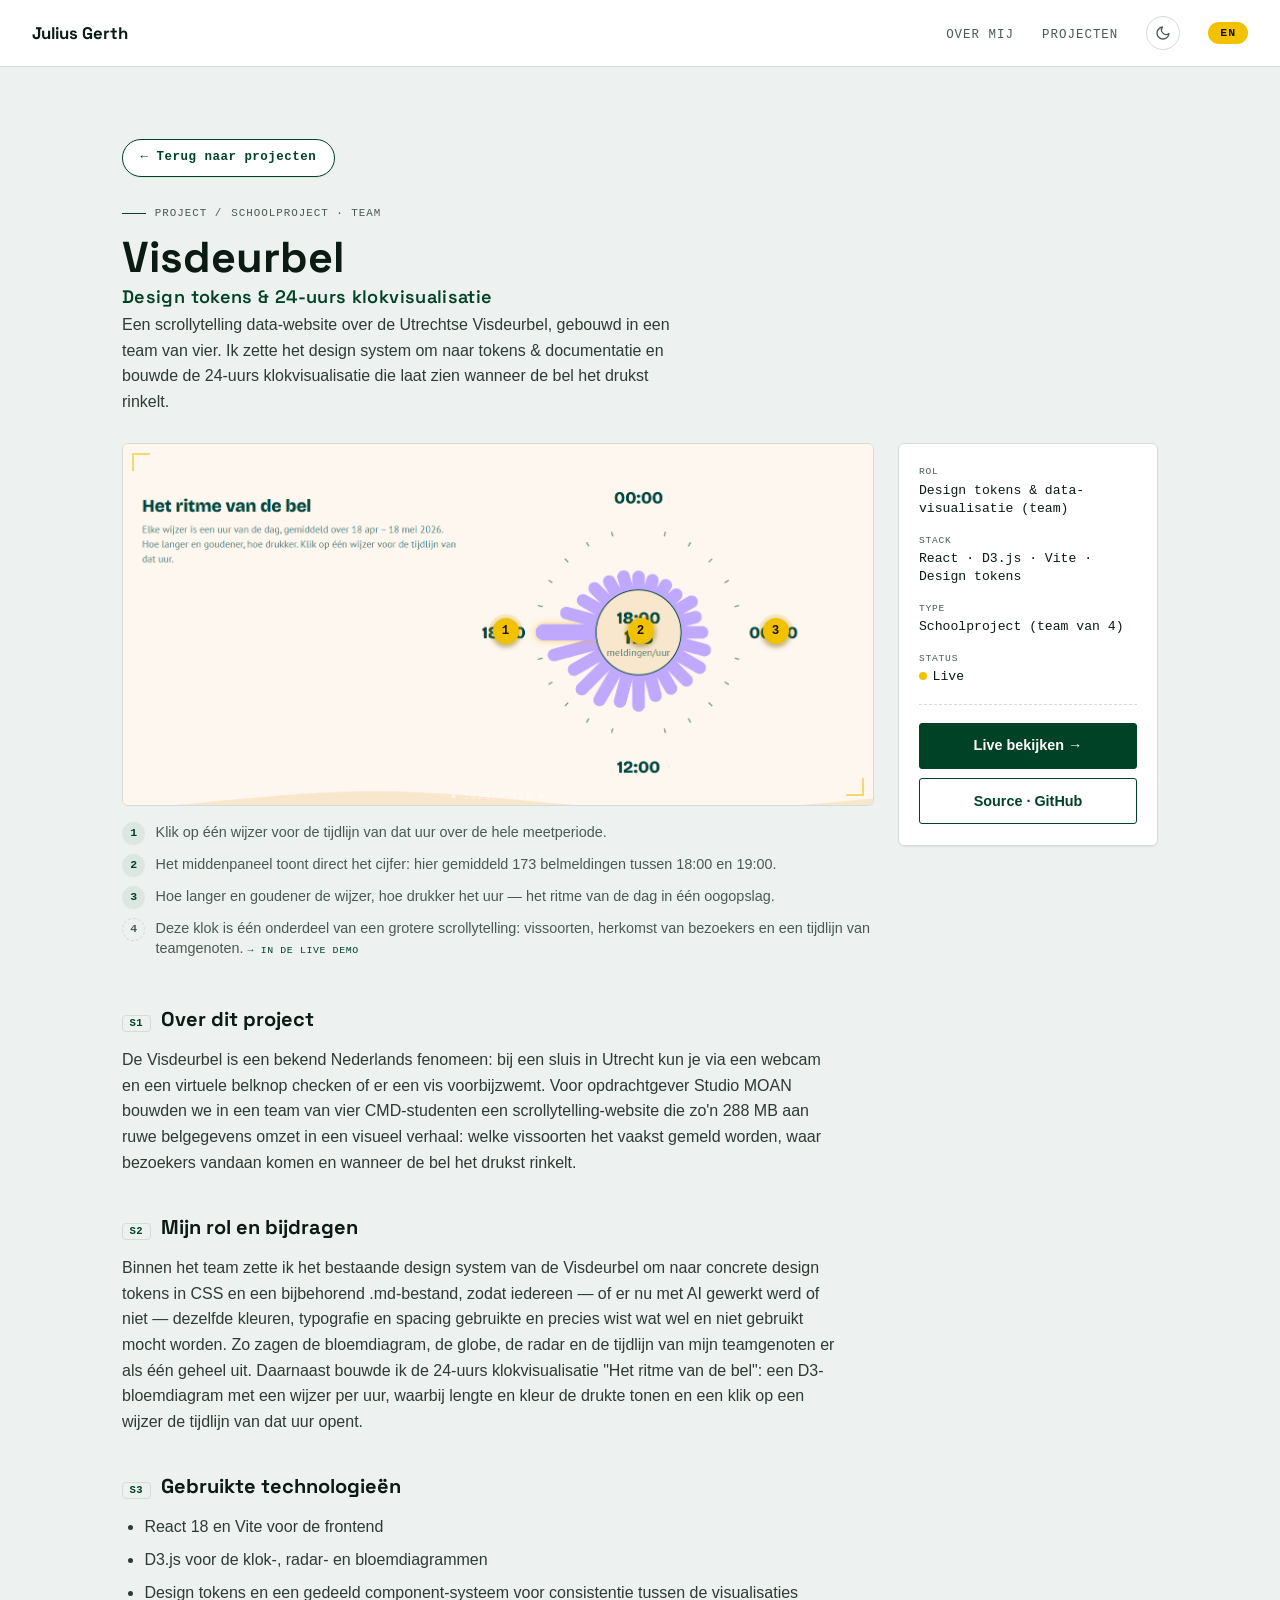
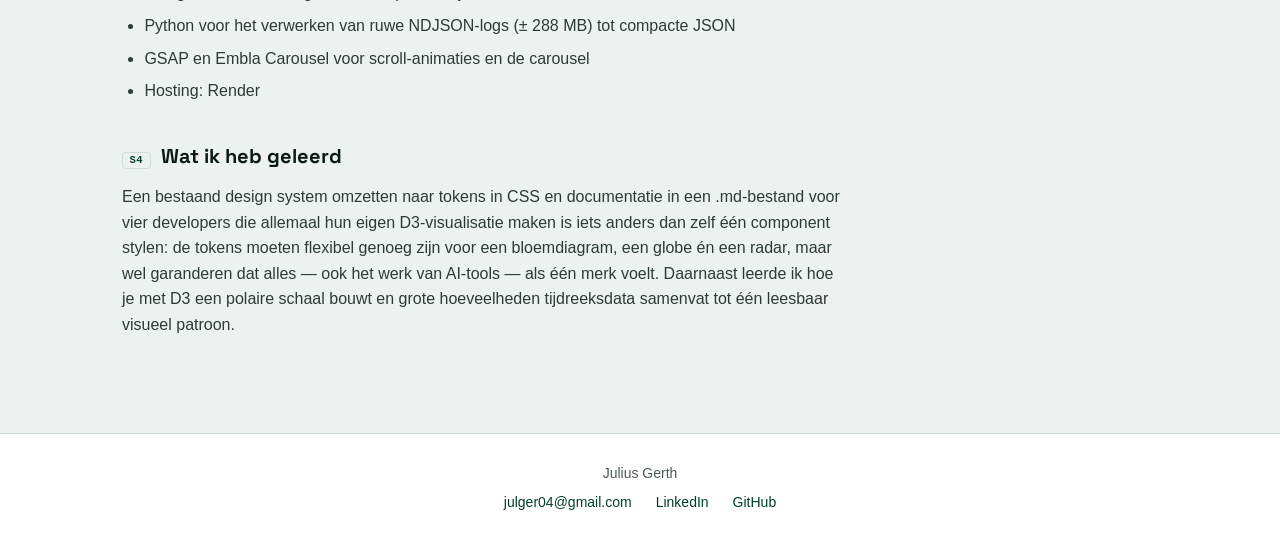
<file: visdeurbel.html>
<!DOCTYPE html>
<html lang="nl">
  <head>
    <meta charset="UTF-8" />
    <meta name="viewport" content="width=device-width, initial-scale=1.0" />
    <title>Visdeurbel - Julius Gerth</title>
    <meta
      name="description"
      content="Visdeurbel: een scrollytelling data-website over de Utrechtse visdeurbel. Julius Gerth bouwde het design system en de 24-uurs klokvisualisatie."
    />
    <meta name="theme-color" content="#004225" />
    <link rel="icon" type="image/svg+xml" href="favicon.svg" />
    <meta property="og:type" content="article" />
    <meta property="og:title" content="Visdeurbel - Julius Gerth" />
    <meta
      property="og:description"
      content="Design system & 24-uurs klokvisualisatie voor een data-verhaal over de Visdeurbel."
    />
    <meta property="og:url" content="https://juliusgerth.github.io/portfolio_julius_Gerth/visdeurbel.html" />
    <meta property="og:image" content="https://juliusgerth.github.io/portfolio_julius_Gerth/img/visdeurbel-clock.png" />
    <link rel="stylesheet" href="styles.css" />
    <script src="lang.js"></script>
  </head>
  <body>
    <a class="skip-link" href="#main"><span data-lang="nl">Naar inhoud</span><span data-lang="en">Skip to content</span></a>
    <nav>
      <a href="index.html" class="nav-logo">Julius Gerth</a>
      <ul class="nav-links">
        <li><a href="index.html#over-mij"><span data-lang="nl">Over mij</span><span data-lang="en">About</span></a></li>
        <li><a href="index.html#projecten"><span data-lang="nl">Projecten</span><span data-lang="en">Projects</span></a></li>
        <li class="theme-item">
          <input type="checkbox" id="theme-switch" class="theme-switch" role="switch" aria-label="Wissel licht of donker thema / Toggle light or dark theme" />
          <script src="theme.js"></script>
          <label for="theme-switch" class="theme-toggle" title="Licht / donker">
            <svg class="icon icon-sun" width="16" height="16" viewBox="0 0 24 24" fill="none" stroke="currentColor" stroke-width="2" stroke-linecap="round" stroke-linejoin="round" aria-hidden="true"><circle cx="12" cy="12" r="4"/><path d="M12 2v2M12 20v2M4.9 4.9l1.4 1.4M17.7 17.7l1.4 1.4M2 12h2M20 12h2M4.9 19.1l1.4-1.4M17.7 6.3l1.4-1.4"/></svg>
            <svg class="icon icon-moon" width="16" height="16" viewBox="0 0 24 24" fill="none" stroke="currentColor" stroke-width="2" stroke-linecap="round" stroke-linejoin="round" aria-hidden="true"><path d="M21 12.8A9 9 0 1 1 11.2 3 7 7 0 0 0 21 12.8z"/></svg>
          </label>
        </li>
        <li class="lang-item">
          <button type="button" class="lang-toggle" aria-label="Switch language / Taal wisselen">
            <span data-lang="nl">EN</span><span data-lang="en">NL</span>
          </button>
        </li>
      </ul>
    </nav>

    <main id="main">
      <div class="case">
        <a href="index.html#projecten" class="back-link"><span class="back-arrow" aria-hidden="true">←</span><span data-lang="nl">Terug naar projecten</span><span data-lang="en">Back to projects</span></a>

        <p class="case-eyebrow">Project / <span data-lang="nl">Schoolproject · team</span><span data-lang="en">School project · team</span></p>
        <h1 class="case-title">
          Visdeurbel
          <span class="case-title-sub"><span data-lang="nl">Design tokens &amp; 24-uurs klokvisualisatie</span><span data-lang="en">Design tokens &amp; 24-hour clock visualization</span></span>
        </h1>
        <p class="case-summary">
          <span data-lang="nl">Een scrollytelling data-website over de Utrechtse Visdeurbel, gebouwd in een team van vier. Ik zette het design system om naar tokens &amp; documentatie en bouwde de 24-uurs klokvisualisatie die laat zien wanneer de bel het drukst rinkelt.</span>
          <span data-lang="en">A scrollytelling data website about Utrecht's Fish Doorbell, built by a team of four. I translated the design system into tokens &amp; documentation and built the 24-hour clock visualization that shows when the bell rings most.</span>
        </p>

        <section class="dossier">
          <div class="dossier-main">
            <figure class="annot-stage">
              <img
                src="img/visdeurbel-clock.png"
                alt="Screenshot van 'Het ritme van de bel': een 24-uurs bloemdiagram waarbij elke wijzer een uur van de dag is"
                width="1529"
                height="736"
                loading="lazy"
              />
              <button type="button" class="pin" data-pin="1" style="--x: 51%; --y: 52%" aria-label="1 — Klik een wijzer aan voor de tijdlijn van dat uur">1</button>
              <button type="button" class="pin" data-pin="2" style="--x: 69%; --y: 52%" aria-label="2 — Het middenpaneel toont het gemiddelde">2</button>
              <button type="button" class="pin" data-pin="3" style="--x: 87%; --y: 52%" aria-label="3 — Lengte en kleur coderen de drukte per uur">3</button>
              <span class="annot-dim">◄ 1529 × 736 ►</span>
            </figure>
            <ol class="annot-legend">
              <li>
                <span class="n">1</span>
                <span><span data-lang="nl">Klik op één wijzer voor de tijdlijn van dat uur over de hele meetperiode.</span><span data-lang="en">Click one petal for the timeline of that hour across the whole measurement period.</span></span>
              </li>
              <li>
                <span class="n">2</span>
                <span><span data-lang="nl">Het middenpaneel toont direct het cijfer: hier gemiddeld 173 belmeldingen tussen 18:00 en 19:00.</span><span data-lang="en">The center panel shows the number right away: here an average of 173 doorbell rings between 18:00 and 19:00.</span></span>
              </li>
              <li>
                <span class="n">3</span>
                <span><span data-lang="nl">Hoe langer en goudener de wijzer, hoe drukker het uur — het ritme van de dag in één oogopslag.</span><span data-lang="en">The longer and more golden the petal, the busier the hour — the day's rhythm in a single glance.</span></span>
              </li>
              <li class="no-pin">
                <span class="n">4</span>
                <span>
                  <span data-lang="nl">Deze klok is één onderdeel van een grotere scrollytelling: vissoorten, herkomst van bezoekers en een tijdlijn van teamgenoten.</span><span data-lang="en">This clock is one part of a larger scrollytelling site: fish species, visitor origins and a teammate's timeline.</span>
                  <span class="live-tag" data-lang="nl">→ in de live demo</span><span class="live-tag" data-lang="en">→ in the live demo</span>
                </span>
              </li>
            </ol>
          </div>

          <aside class="dossier-spec">
            <dl>
              <div>
                <dt><span data-lang="nl">Rol</span><span data-lang="en">Role</span></dt>
                <dd><span data-lang="nl">Design tokens &amp; data-visualisatie (team)</span><span data-lang="en">Design tokens &amp; data visualization (team)</span></dd>
              </div>
              <div>
                <dt>Stack</dt>
                <dd>React · D3.js · Vite · <span data-lang="nl">Design tokens</span><span data-lang="en">Design tokens</span></dd>
              </div>
              <div>
                <dt>Type</dt>
                <dd><span data-lang="nl">Schoolproject (team van 4)</span><span data-lang="en">School project (team of 4)</span></dd>
              </div>
              <div>
                <dt>Status</dt>
                <dd><span class="dot" aria-hidden="true"></span>Live</dd>
              </div>
            </dl>
            <div class="dossier-actions">
              <a class="btn" href="https://vis-b05f.onrender.com/" target="_blank" rel="noopener"><span data-lang="nl">Live bekijken →</span><span data-lang="en">View live →</span></a>
              <a class="btn btn--ghost" href="https://github.com/MitchellKevin/vis" target="_blank" rel="noopener">Source · GitHub</a>
            </div>
          </aside>
        </section>

        <div class="case-body">
          <h2 class="sec"><span class="sec-no">S1</span><span data-lang="nl">Over dit project</span><span data-lang="en">About this project</span></h2>
          <p data-lang="nl">
            De Visdeurbel is een bekend Nederlands fenomeen: bij een sluis in Utrecht kun je via een webcam en een virtuele belknop checken of er een vis voorbijzwemt. Voor opdrachtgever Studio MOAN bouwden we in een team van vier CMD-studenten een scrollytelling-website die zo'n 288 MB aan ruwe belgegevens omzet in een visueel verhaal: welke vissoorten het vaakst gemeld worden, waar bezoekers vandaan komen en wanneer de bel het drukst rinkelt.
          </p>
          <p data-lang="en">
            The Visdeurbel (Fish Doorbell) is a well-known Dutch phenomenon: at a canal lock in Utrecht you can check via a webcam and a virtual doorbell whether a fish is swimming by. For client Studio MOAN, a team of four CMD students built a scrollytelling website that turns roughly 288 MB of raw doorbell-ring data into a visual story: which fish species get reported most, where visitors come from, and when the bell rings most.
          </p>

          <h2 class="sec"><span class="sec-no">S2</span><span data-lang="nl">Mijn rol en bijdragen</span><span data-lang="en">My role and contributions</span></h2>
          <p data-lang="nl">
            Binnen het team zette ik het bestaande design system van de Visdeurbel om naar concrete design tokens in CSS en een bijbehorend .md-bestand, zodat iedereen — of er nu met AI gewerkt werd of niet — dezelfde kleuren, typografie en spacing gebruikte en precies wist wat wel en niet gebruikt mocht worden. Zo zagen de bloemdiagram, de globe, de radar en de tijdlijn van mijn teamgenoten er als één geheel uit. Daarnaast bouwde ik de 24-uurs klokvisualisatie "Het ritme van de bel": een D3-bloemdiagram met een wijzer per uur, waarbij lengte en kleur de drukte tonen en een klik op een wijzer de tijdlijn van dat uur opent.
          </p>
          <p data-lang="en">
            Within the team I translated the Visdeurbel's existing design system into concrete design tokens in CSS and an accompanying .md file, so that everyone — whether working with AI or not — used the same colors, typography and spacing, and knew exactly what could and couldn't be used. That's how the flower chart, the globe, the radar and my teammates' timeline all ended up reading as one whole. I also built the 24-hour clock visualization "The rhythm of the bell": a D3 flower chart with one petal per hour, where length and color show how busy that hour is, and clicking a petal opens the timeline for that hour.
          </p>

          <h2 class="sec"><span class="sec-no">S3</span><span data-lang="nl">Gebruikte technologieën</span><span data-lang="en">Technologies used</span></h2>
          <ul data-lang="nl">
            <li>React 18 en Vite voor de frontend</li>
            <li>D3.js voor de klok-, radar- en bloemdiagrammen</li>
            <li>Design tokens en een gedeeld component-systeem voor consistentie tussen de visualisaties</li>
            <li>Python voor het verwerken van ruwe NDJSON-logs (± 288 MB) tot compacte JSON</li>
            <li>GSAP en Embla Carousel voor scroll-animaties en de carousel</li>
            <li>Hosting: Render</li>
          </ul>
          <ul data-lang="en">
            <li>React 18 and Vite for the frontend</li>
            <li>D3.js for the clock, radar and flower charts</li>
            <li>Design tokens and a shared component system for consistency across the visualizations</li>
            <li>Python to process raw NDJSON logs (± 288 MB) into compact JSON</li>
            <li>GSAP and Embla Carousel for scroll animations and the carousel</li>
            <li>Hosting: Render</li>
          </ul>

          <h2 class="sec"><span class="sec-no">S4</span><span data-lang="nl">Wat ik heb geleerd</span><span data-lang="en">What I learned</span></h2>
          <p data-lang="nl">
            Een bestaand design system omzetten naar tokens in CSS en documentatie in een .md-bestand voor vier developers die allemaal hun eigen D3-visualisatie maken is iets anders dan zelf één component stylen: de tokens moeten flexibel genoeg zijn voor een bloemdiagram, een globe én een radar, maar wel garanderen dat alles — ook het werk van AI-tools — als één merk voelt. Daarnaast leerde ik hoe je met D3 een polaire schaal bouwt en grote hoeveelheden tijdreeksdata samenvat tot één leesbaar visueel patroon.
          </p>
          <p data-lang="en">
            Translating an existing design system into CSS tokens and documentation in a .md file for four developers who each build their own D3 visualization is different from styling a single component yourself: the tokens need to be flexible enough for a flower chart, a globe and a radar, while still guaranteeing that everything — including AI-assisted work — feels like one brand. I also learned how to build a polar scale with D3 and summarize large amounts of time-series data into one legible visual pattern.
          </p>
        </div>
      </div>
    </main>

    <footer>
      <p>Julius Gerth</p>
      <div class="footer-links">
        <a href="mailto:julger04@gmail.com">julger04@gmail.com</a>
        <a href="https://www.linkedin.com/in/julius-gerth-81500b1b6/" target="_blank">LinkedIn</a>
        <a href="https://github.com/JuliusGerth" target="_blank">GitHub</a>
      </div>
    </footer>
  </body>
</html>
</file>
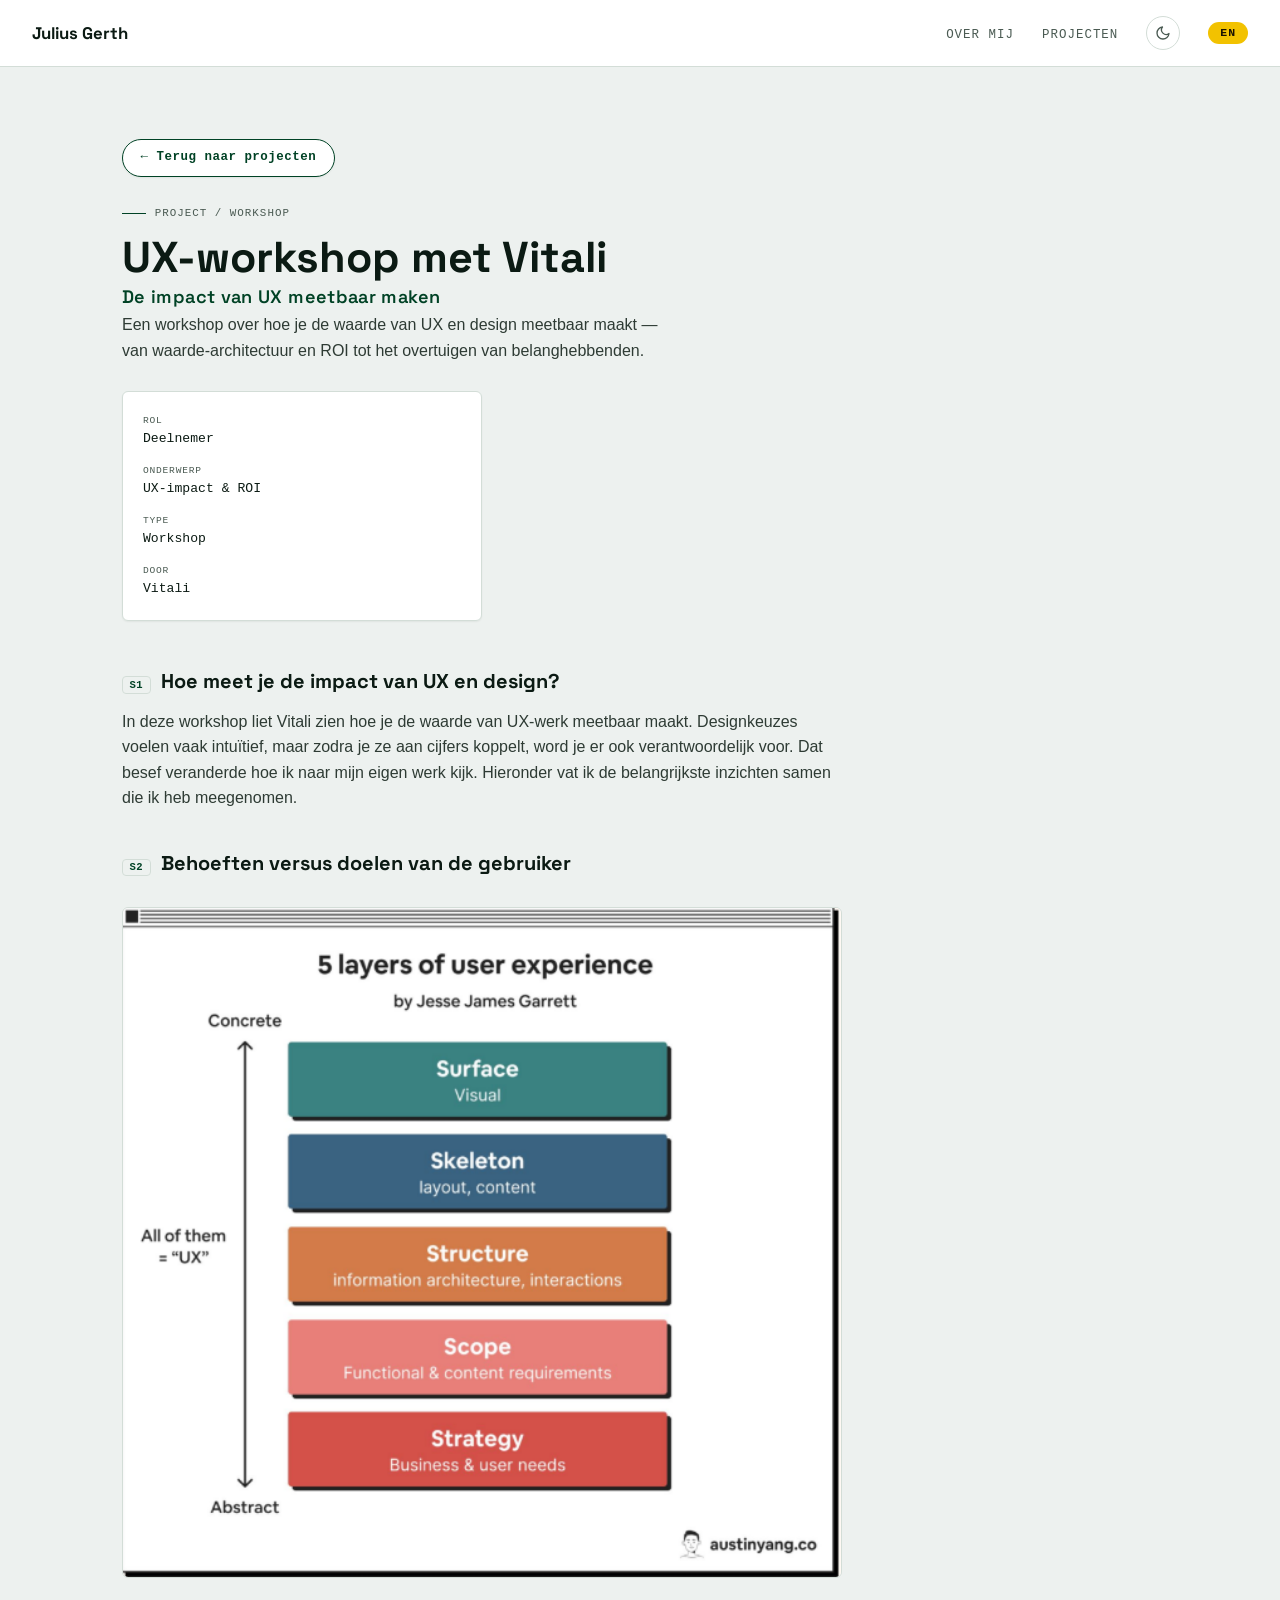
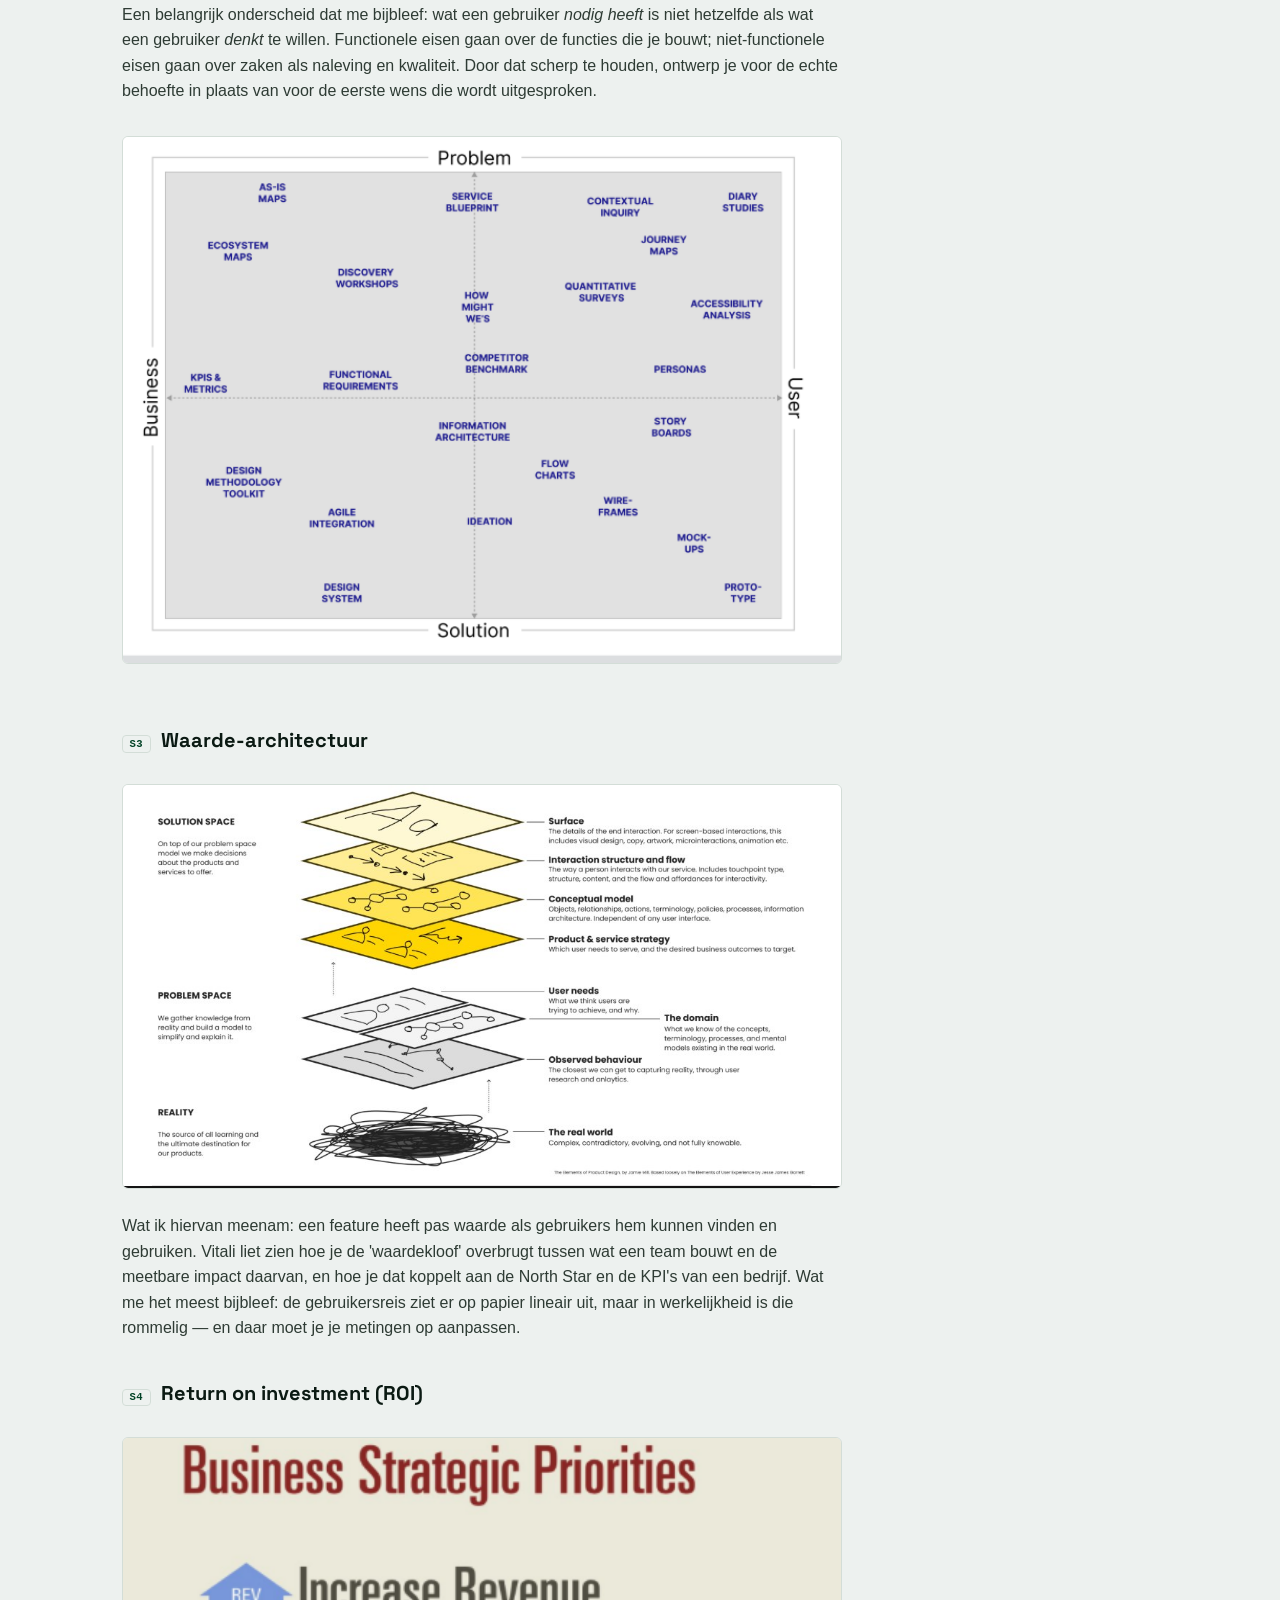
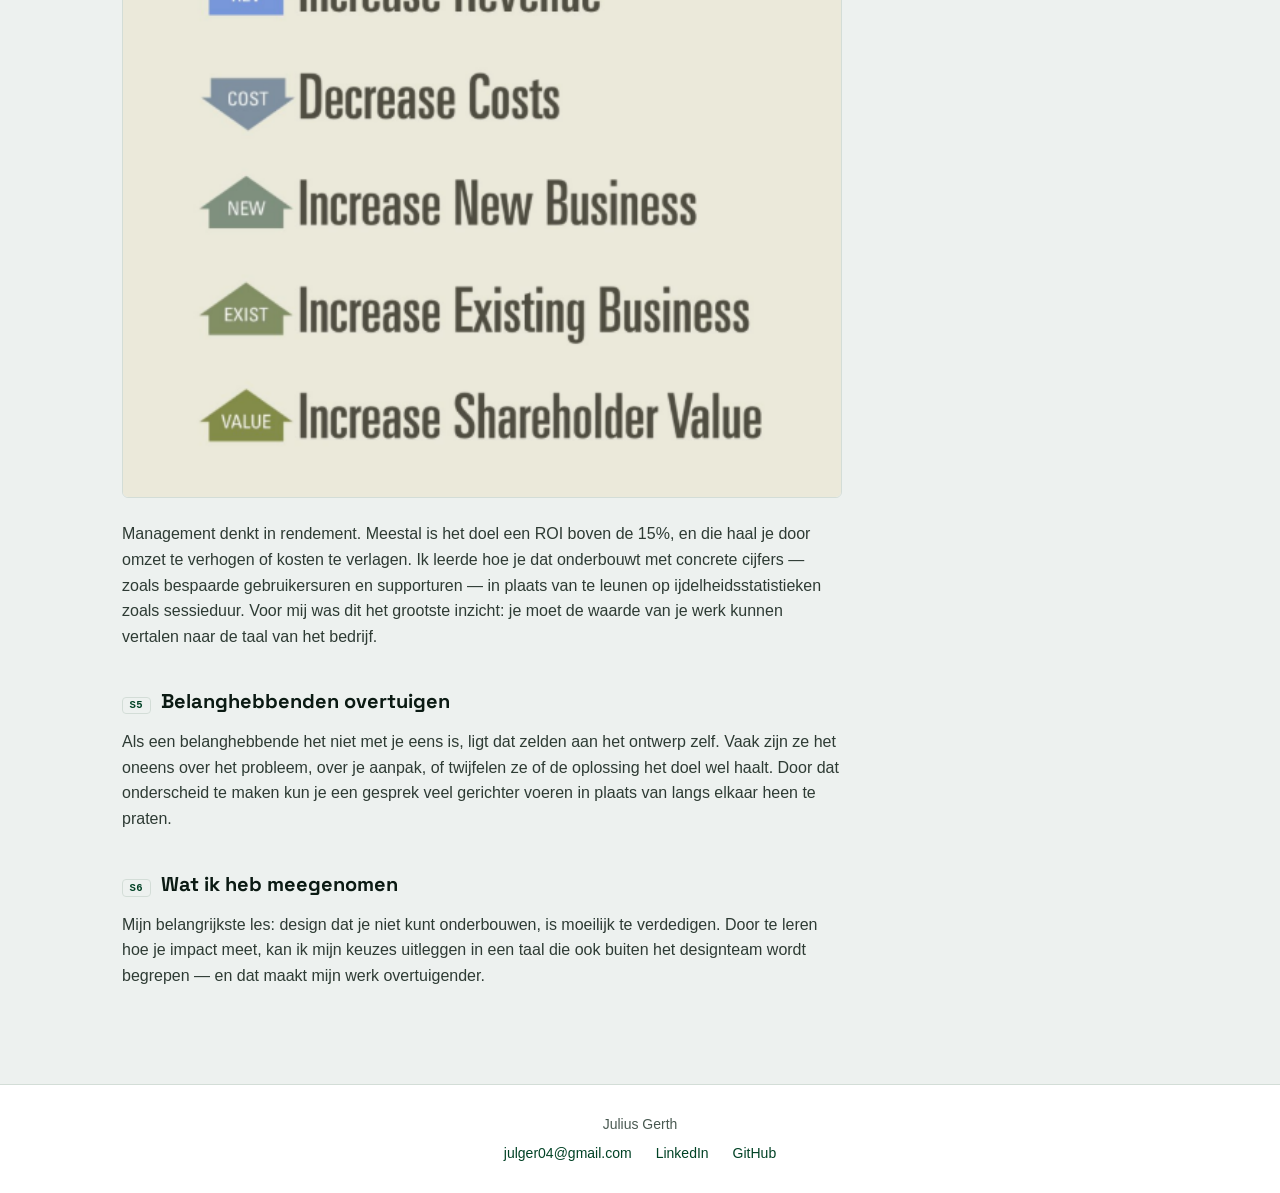
<file: workshop.html>
<!DOCTYPE html>
<html lang="nl">
  <head>
    <meta charset="UTF-8" />
    <meta name="viewport" content="width=device-width, initial-scale=1.0" />
    <title>UX-workshop met Vitali - Julius Gerth</title>
    <meta
      name="description"
      content="Verslag van een UX-workshop met Vitali over het meten van design-impact: waarde-architectuur, ROI en het overtuigen van belanghebbenden."
    />
    <meta name="theme-color" content="#004225" />
    <link rel="icon" type="image/svg+xml" href="favicon.svg" />
    <meta property="og:type" content="article" />
    <meta property="og:title" content="UX-workshop met Vitali - Julius Gerth" />
    <meta
      property="og:description"
      content="Hoe meet je de impact van UX/design? Van waarde-architectuur tot ROI."
    />
    <meta property="og:url" content="https://juliusgerth.github.io/portfolio_julius_Gerth/workshop.html" />
    <meta property="og:image" content="https://juliusgerth.github.io/portfolio_julius_Gerth/img/workshop3.jpg" />
    <link rel="stylesheet" href="styles.css" />
    <script src="lang.js"></script>
  </head>
  <body>
    <a class="skip-link" href="#main"><span data-lang="nl">Naar inhoud</span><span data-lang="en">Skip to content</span></a>
    <nav>
      <a href="index.html" class="nav-logo">Julius Gerth</a>
      <ul class="nav-links">
        <li><a href="index.html#over-mij"><span data-lang="nl">Over mij</span><span data-lang="en">About</span></a></li>
        <li><a href="index.html#projecten"><span data-lang="nl">Projecten</span><span data-lang="en">Projects</span></a></li>
        <li class="theme-item">
          <input type="checkbox" id="theme-switch" class="theme-switch" role="switch" aria-label="Wissel licht of donker thema / Toggle light or dark theme" />
          <script src="theme.js"></script>
          <label for="theme-switch" class="theme-toggle" title="Licht / donker">
            <svg class="icon icon-sun" width="16" height="16" viewBox="0 0 24 24" fill="none" stroke="currentColor" stroke-width="2" stroke-linecap="round" stroke-linejoin="round" aria-hidden="true"><circle cx="12" cy="12" r="4"/><path d="M12 2v2M12 20v2M4.9 4.9l1.4 1.4M17.7 17.7l1.4 1.4M2 12h2M20 12h2M4.9 19.1l1.4-1.4M17.7 6.3l1.4-1.4"/></svg>
            <svg class="icon icon-moon" width="16" height="16" viewBox="0 0 24 24" fill="none" stroke="currentColor" stroke-width="2" stroke-linecap="round" stroke-linejoin="round" aria-hidden="true"><path d="M21 12.8A9 9 0 1 1 11.2 3 7 7 0 0 0 21 12.8z"/></svg>
          </label>
        </li>
        <li class="lang-item">
          <button type="button" class="lang-toggle" aria-label="Switch language / Taal wisselen">
            <span data-lang="nl">EN</span><span data-lang="en">NL</span>
          </button>
        </li>
      </ul>
    </nav>

    <main id="main">
      <div class="case">
        <a href="index.html#projecten" class="back-link"><span class="back-arrow" aria-hidden="true">←</span><span data-lang="nl">Terug naar projecten</span><span data-lang="en">Back to projects</span></a>

        <p class="case-eyebrow">Project / Workshop</p>
        <h1 class="case-title">
          <span data-lang="nl">UX-workshop met Vitali</span><span data-lang="en">UX workshop with Vitali</span>
          <span class="case-title-sub"><span data-lang="nl">De impact van UX meetbaar maken</span><span data-lang="en">Making the impact of UX measurable</span></span>
        </h1>
        <p class="case-summary">
          <span data-lang="nl">Een workshop over hoe je de waarde van UX en design meetbaar maakt — van waarde-architectuur en ROI tot het overtuigen van belanghebbenden.</span>
          <span data-lang="en">A workshop on making the value of UX and design measurable — from value architecture and ROI to convincing stakeholders.</span>
        </p>

        <section class="dossier dossier--solo">
          <aside class="dossier-spec">
            <dl>
              <div>
                <dt><span data-lang="nl">Rol</span><span data-lang="en">Role</span></dt>
                <dd><span data-lang="nl">Deelnemer</span><span data-lang="en">Participant</span></dd>
              </div>
              <div>
                <dt><span data-lang="nl">Onderwerp</span><span data-lang="en">Topic</span></dt>
                <dd><span data-lang="nl">UX-impact &amp; ROI</span><span data-lang="en">UX impact &amp; ROI</span></dd>
              </div>
              <div>
                <dt>Type</dt>
                <dd>Workshop</dd>
              </div>
              <div>
                <dt><span data-lang="nl">Door</span><span data-lang="en">By</span></dt>
                <dd>Vitali</dd>
              </div>
            </dl>
          </aside>
        </section>

        <div class="case-body">
          <h2 class="sec"><span class="sec-no">S1</span><span data-lang="nl">Hoe meet je de impact van UX en design?</span><span data-lang="en">How do you measure the impact of UX and design?</span></h2>
          <p data-lang="nl">
            In deze workshop liet Vitali zien hoe je de waarde van UX-werk
            meetbaar maakt. Designkeuzes voelen vaak intuïtief, maar zodra je ze
            aan cijfers koppelt, word je er ook verantwoordelijk voor. Dat besef
            veranderde hoe ik naar mijn eigen werk kijk. Hieronder vat ik de
            belangrijkste inzichten samen die ik heb meegenomen.
          </p>
          <p data-lang="en">
            In this workshop, Vitali showed how you make the value of UX work
            measurable. Design choices often feel intuitive, but the moment you
            tie them to numbers, you also become accountable for them. That
            realization changed the way I look at my own work. Below I summarize
            the key takeaways I came away with.
          </p>

          <h2 class="sec"><span class="sec-no">S2</span><span data-lang="nl">Behoeften versus doelen van de gebruiker</span><span data-lang="en">User needs versus user goals</span></h2>
          <img src="img/workshop1.png" alt="Slide over functionele en niet-functionele eisen" width="571" height="532" loading="lazy" />
          <p data-lang="nl">
            Een belangrijk onderscheid dat me bijbleef: wat een gebruiker
            <em>nodig heeft</em> is niet hetzelfde als wat een gebruiker
            <em>denkt</em> te willen. Functionele eisen gaan over de functies die
            je bouwt; niet-functionele eisen gaan over zaken als naleving en
            kwaliteit. Door dat scherp te houden, ontwerp je voor de echte
            behoefte in plaats van voor de eerste wens die wordt uitgesproken.
          </p>
          <p data-lang="en">
            An important distinction that stuck with me: what a user
            <em>needs</em> is not the same as what a user <em>thinks</em> they
            want. Functional requirements are about the features you build;
            non-functional requirements cover things like compliance and quality.
            Keeping that sharp lets you design for the real need rather than the
            first wish that gets voiced.
          </p>
          <img src="img/workshop2.png" alt="Slide over behoeften en doelen van de gebruiker" width="685" height="502" loading="lazy" />

          <h2 class="sec"><span class="sec-no">S3</span><span data-lang="nl">Waarde-architectuur</span><span data-lang="en">Value architecture</span></h2>
          <img src="img/workshop3.jpg" alt="Slide met het waarde-architectuurmodel" width="996" height="560" loading="lazy" />
          <p data-lang="nl">
            Wat ik hiervan meenam: een feature heeft pas waarde als gebruikers hem
            kunnen vinden en gebruiken. Vitali liet zien hoe je de 'waardekloof'
            overbrugt tussen wat een team bouwt en de meetbare impact daarvan, en
            hoe je dat koppelt aan de North Star en de KPI's van een bedrijf. Wat
            me het meest bijbleef: de gebruikersreis ziet er op papier lineair
            uit, maar in werkelijkheid is die rommelig — en daar moet je je
            metingen op aanpassen.
          </p>
          <p data-lang="en">
            What I took from this: a feature only has value once users can find
            and use it. Vitali showed how you bridge the 'value gap' between what a
            team builds and its measurable impact, and how you tie that to a
            company's North Star and KPIs. What stuck with me most: the user
            journey looks linear on paper, but in reality it's messy — and your
            measurements have to account for that.
          </p>

          <h2 class="sec"><span class="sec-no">S4</span><span data-lang="nl">Return on investment (ROI)</span><span data-lang="en">Return on investment (ROI)</span></h2>
          <img src="img/workshop4.png" alt="Slide met een ROI-berekening" width="497" height="456" loading="lazy" />
          <p data-lang="nl">
            Management denkt in rendement. Meestal is het doel een ROI boven de
            15%, en die haal je door omzet te verhogen of kosten te verlagen. Ik
            leerde hoe je dat onderbouwt met concrete cijfers — zoals bespaarde
            gebruikersuren en supporturen — in plaats van te leunen op
            ijdelheidsstatistieken zoals sessieduur. Voor mij was dit het grootste
            inzicht: je moet de waarde van je werk kunnen vertalen naar de taal
            van het bedrijf.
          </p>
          <p data-lang="en">
            Management thinks in terms of returns. The goal is usually an ROI
            above 15%, which you reach by increasing revenue or reducing costs. I
            learned how to back that up with concrete figures — such as saved user
            hours and support hours — instead of leaning on vanity metrics like
            session duration. For me this was the biggest insight: you need to be
            able to translate the value of your work into the language of the
            business.
          </p>

          <h2 class="sec"><span class="sec-no">S5</span><span data-lang="nl">Belanghebbenden overtuigen</span><span data-lang="en">Convincing stakeholders</span></h2>
          <p data-lang="nl">
            Als een belanghebbende het niet met je eens is, ligt dat zelden aan
            het ontwerp zelf. Vaak zijn ze het oneens over het probleem, over je
            aanpak, of twijfelen ze of de oplossing het doel wel haalt. Door dat
            onderscheid te maken kun je een gesprek veel gerichter voeren in
            plaats van langs elkaar heen te praten.
          </p>
          <p data-lang="en">
            When a stakeholder disagrees with you, it's rarely about the design
            itself. Often they disagree about the problem, about your approach, or
            they doubt whether the solution will actually reach the goal. Making
            that distinction lets you have a much more focused conversation instead
            of talking past each other.
          </p>

          <h2 class="sec"><span class="sec-no">S6</span><span data-lang="nl">Wat ik heb meegenomen</span><span data-lang="en">What I took away</span></h2>
          <p data-lang="nl">
            Mijn belangrijkste les: design dat je niet kunt onderbouwen, is
            moeilijk te verdedigen. Door te leren hoe je impact meet, kan ik mijn
            keuzes uitleggen in een taal die ook buiten het designteam wordt
            begrepen — en dat maakt mijn werk overtuigender.
          </p>
          <p data-lang="en">
            My biggest lesson: design you can't substantiate is hard to defend. By
            learning how to measure impact, I can explain my choices in a language
            that's understood outside the design team too — and that makes my work
            more convincing.
          </p>
        </div>
      </div>
    </main>

    <footer>
      <p>Julius Gerth</p>
      <div class="footer-links">
        <a href="mailto:julger04@gmail.com">julger04@gmail.com</a>
        <a href="https://www.linkedin.com/in/julius-gerth-81500b1b6/" target="_blank">LinkedIn</a>
        <a href="https://github.com/JuliusGerth" target="_blank">GitHub</a>
      </div>
    </footer>
  </body>
</html>
</file>
<file: styles.css>
/* Zelf-gehost koppenfont (SIL Open Font License, zie fonts/OFL-space-grotesk.txt) */
@font-face {
  font-family: 'Space Grotesk';
  src: url('fonts/space-grotesk.woff2') format('woff2');
  font-weight: 300 700;
  font-style: normal;
  font-display: swap;
}

/* ────────────────────────────────────────────────────────────
   Ontwerpconcept "Telemetry": de site als instrumentenpaneel van
   een design-engineer. Lopende tekst blijft rustige schreefloze
   letter; labels, meta en getallen krijgen mono + hoofdletters.
   Goud = de 'actieve / persoonlijk record'-markering.
   ──────────────────────────────────────────────────────────── */
/* Thema: licht én donker in één palet via light-dark(licht, donker).
   Welke kant wint, bepaalt color-scheme:
   - standaard volgt het de systeemvoorkeur ('light dark');
   - de handmatige wissel (checkbox + :has(), zónder JavaScript) keert die om.
   Bijkomend voordeel: color-scheme zet ook scrollbalken en formuliervelden
   in het juiste thema. */
:root {
  color-scheme: light dark;
}

:root:has(.theme-switch:checked) {
  color-scheme: dark;
}

@media (prefers-color-scheme: dark) {
  :root:has(.theme-switch:checked) {
    color-scheme: light;
  }
}

:root {
  --bg: light-dark(#EDF1EF, #0A130E);
  --surface: light-dark(#FFFFFF, #10201A);
  --surface-2: light-dark(#F4F8F6, #152C22);
  --text: light-dark(#0B1A13, #E7F0EA);
  /* Licht: #4A5A52 haalt WCAG AA ruim op --bg en blijft leesbaar op de nav. */
  --text-muted: light-dark(#4A5A52, #9CB2A7);
  /* Licht: bodytekst donkerder dan --text-muted (~10:1, AAA op --bg), maar zachter
     dan de kop-inkt. Donker: de body leest al ruim (~8:1), dus body = muted. */
  --text-body: light-dark(#2E3B34, #9CB2A7);
  --accent: light-dark(#004225, #3EC581);
  --accent-hover: light-dark(#00311B, #5DD79A);
  --accent-light: light-dark(#DCE7E1, #16311F);
  --accent-yellow: #F2C200;
  --accent-yellow-soft: #FFE375;
  --border: light-dark(#D3DDD7, #22392E);
  --tick: light-dark(#A7B7AF, #3B5648);
  /* Setup-balk (pit board): segmentkleuren. --a/c/d verwijzen naar thema-tokens
     en draaien dus vanzelf mee met licht/donker; --b is een vaste mid-tint. */
  --stack-a: var(--accent);
  --stack-b: #2E8B6B;
  --stack-c: var(--accent-yellow);
  --stack-d: var(--tick);
  /* Tekstkleur bovenop een accent-vlak. */
  --on-accent: light-dark(#FFFFFF, #06140D);
  --nav-bg: light-dark(#FFFFFF, #0C1812);
  --nav-scrolled: light-dark(rgba(255, 255, 255, 0.85), rgba(12, 24, 18, 0.82));
  --font-heading: 'Space Grotesk', -apple-system, BlinkMacSystemFont, 'Segoe UI', Roboto, sans-serif;
  --font-mono: ui-monospace, 'Cascadia Code', 'JetBrains Mono', 'SF Mono', 'Segoe UI Mono', Consolas, 'Liberation Mono', monospace;
  --shadow-sm: 0 1px 2px light-dark(rgba(11, 26, 19, 0.06), rgba(0, 0, 0, 0.4));
  --shadow-md: 0 10px 30px light-dark(rgba(11, 26, 19, 0.10), rgba(0, 0, 0, 0.55));
  --radius: 6px;
  --radius-sm: 3px;

  /* Hero-instrument: bij daglicht een pale-groen paneel met groene inkt,
     bij nacht een 'night-race HUD' met gouden accenten. */
  --hero-bg: linear-gradient(150deg,
    light-dark(#E6EFE9, #06140D) 0%,
    light-dark(#F3F8F4, #0A2417) 52%,
    light-dark(#E1EBE4, #051810) 100%);
  --hero-border: light-dark(#D3DDD7, rgba(255, 215, 0, 0.14));
  --hero-shadow: 0 1px 2px light-dark(rgba(11, 26, 19, 0.06), transparent);
  --hero-ink: light-dark(#0B1A13, #E7F0EA);
  --hero-ink-soft: light-dark(#4A5A52, rgba(255, 255, 255, 0.74));
  --hero-name-tail: light-dark(#0A7D44, #FFD700);
  --hero-tagline: light-dark(#004225, #FFD700);
  --hero-cred: light-dark(#004225, #FFD84A);
  --hero-bracket: light-dark(rgba(0, 66, 37, 0.45), rgba(242, 194, 0, 0.65));
  --hero-grid: light-dark(rgba(0, 66, 37, 0.06), rgba(255, 255, 255, 0.045));
  --hero-scan: light-dark(rgba(0, 66, 37, 0.38), rgba(242, 194, 0, 0.75));
  --hero-line: light-dark(#D3DDD7, rgba(255, 255, 255, 0.2));
  --hero-link: light-dark(#004225, #E7F0EA);
  --hero-link-hover: light-dark(#00311B, #FFD700);
  --hero-dot: light-dark(#E0A400, #F2C200);

  /* Actief 'OPEN'-veld in de stats-cluster. */
  --status-bg: light-dark(#FBF4DA, rgba(242, 194, 0, 0.07));
  --status-ink: light-dark(#7A5C00, #F2C200);
}

html {
  scroll-behavior: smooth;
}

*,
*::before,
*::after {
  box-sizing: border-box;
  margin: 0;
  padding: 0;
}

body {
  font-family: -apple-system, BlinkMacSystemFont, 'Segoe UI', Roboto, sans-serif;
  background-color: var(--bg);
  color: var(--text);
  line-height: 1.6;
  min-height: 100vh;
  display: flex;
  flex-direction: column;
  animation: page-enter 0.5s ease both;
}

@keyframes page-enter {
  from { opacity: 0; transform: translateY(8px); }
  to   { opacity: 1; transform: translateY(0); }
}

h1, h2, h3,
.nav-logo,
.stat-number {
  font-family: var(--font-heading);
}

/* Gedeelde mono-'label'-stijl: het handschrift van het instrumentpaneel. */
.stat-label,
.hero-readout dt,
.nav-links a,
.section-heading::before {
  font-family: var(--font-mono);
  text-transform: uppercase;
  letter-spacing: 0.08em;
}

/* ── Skip-link (toetsenbord/screenreader) ────────── */
.skip-link {
  position: fixed;
  top: -4rem;
  left: 1rem;
  background: var(--accent);
  color: var(--on-accent);
  padding: 0.6rem 1.1rem;
  border-radius: var(--radius-sm);
  text-decoration: none;
  font-size: 0.9rem;
  z-index: 200;
  transition: top 0.2s;
}

.skip-link:focus {
  top: 0.75rem;
}

/* ── Language switching (EN / NL) ────────────────── */
html[lang='en'] [data-lang='nl'] { display: none !important; }
html:not([lang='en']) [data-lang='en'] { display: none !important; }


/* ── Scroll-voortgangsbalk ───────────────────────── */
/* Scroll-gedreven CSS-animatie; script.js springt alleen bij
   in browsers zonder animation-timeline-ondersteuning. */
.scroll-progress {
  position: fixed;
  top: 0;
  left: 0;
  width: 100%;
  height: 3px;
  background: linear-gradient(90deg, var(--accent), var(--accent-yellow));
  z-index: 300;
  pointer-events: none;
  transform: scaleX(0);
  transform-origin: left;
  animation: progress-grow linear;
  animation-timeline: scroll();
}

@keyframes progress-grow {
  from { transform: scaleX(0); }
  to   { transform: scaleX(1); }
}

/* ── Navigation ─────────────────────────────────── */
nav {
  position: sticky;
  top: 0;
  background: var(--nav-bg);
  border-bottom: 1px solid var(--border);
  padding: 1rem 2rem;
  display: flex;
  align-items: center;
  justify-content: space-between;
  z-index: 100;
  transition: background 0.3s, box-shadow 0.3s;
}

nav.scrolled {
  background: var(--nav-scrolled);
  backdrop-filter: blur(14px);
  -webkit-backdrop-filter: blur(14px);
  box-shadow: 0 2px 20px rgba(0, 0, 0, 0.10);
  border-bottom-color: transparent;
}

.nav-logo {
  font-weight: 700;
  font-size: 1.05rem;
  color: var(--text);
  text-decoration: none;
  transition: color 0.2s;
}

.nav-logo:hover {
  color: var(--accent);
}

.nav-links {
  display: flex;
  align-items: center;
  gap: 1.75rem;
  list-style: none;
}

.nav-links a {
  color: var(--text-muted);
  text-decoration: none;
  font-size: 0.78rem;
  transition: color 0.2s;
  position: relative;
  padding-bottom: 2px;
}

.nav-links a::after {
  content: '';
  position: absolute;
  bottom: -2px;
  left: 0;
  width: 0;
  height: 2px;
  background: var(--accent-yellow);
  border-radius: 2px;
  transition: width 0.25s ease;
}

.nav-links a:hover::after,
.nav-links a.active::after {
  width: 100%;
}

.nav-links a:hover,
.nav-links a.active {
  color: var(--accent);
}

/* ── Language toggle button ──────────────────────── */
/* Zonder JS doet de knop niets → standaard verborgen; lang.js (in de <head>,
   dus vóór de eerste render) zet .lang-js op <html> zodra de wisselaar werkt. */
.nav-links .lang-item {
  display: none;
}
html.lang-js .nav-links .lang-item {
  display: flex;
  align-items: center;
}

.lang-toggle {
  font-family: var(--font-mono);
  font-size: 0.72rem;
  font-weight: 700;
  letter-spacing: 0.08em;
  color: #1a1200;
  background: var(--accent-yellow);
  border: none;
  border-radius: 999px;
  padding: 0.35rem 0.75rem;
  cursor: pointer;
  line-height: 1;
  transition: filter 0.2s, transform 0.1s;
}

.lang-toggle:hover { filter: brightness(0.95); }
.lang-toggle:active { transform: scale(0.94); }

/* ── Theme toggle (licht / donker) — puur CSS ──────
   Een verborgen checkbox (.theme-switch) + een label als knop. :has()
   leest de checkbox en keert het thema om. Geen JavaScript nodig. */
.nav-links .theme-item {
  display: flex;
  align-items: center;
  position: relative;
}

/* De checkbox is onzichtbaar maar blijft focusbaar met het toetsenbord. */
.theme-switch {
  position: absolute;
  width: 1px;
  height: 1px;
  margin: 0;
  opacity: 0;
  pointer-events: none;
}

.theme-toggle {
  display: inline-flex;
  align-items: center;
  justify-content: center;
  width: 34px;
  height: 34px;
  padding: 0;
  color: var(--text-muted);
  background: transparent;
  border: 1px solid var(--border);
  border-radius: 999px;
  cursor: pointer;
  transition: color 0.2s, border-color 0.2s, background 0.2s, transform 0.1s;
}

.theme-toggle:hover {
  color: var(--accent);
  border-color: var(--accent);
  background: var(--surface-2);
}

.theme-toggle:active { transform: scale(0.94); }

/* Focus-ring op het label wanneer de verborgen checkbox focus krijgt. */
.theme-switch:focus-visible + .theme-toggle {
  outline: 2px solid var(--accent);
  outline-offset: 3px;
}

.theme-toggle .icon { display: block; }

/* Toon het pictogram van het thema waarnaar de knop wisselt: maan in licht
   (klik = donker), zon in donker (klik = licht). Zelfde invert-logica als de
   tokens, zodat het icoon altijd het effectieve thema toont — puur CSS. */
.theme-toggle .icon-sun { display: none; }
.theme-toggle .icon-moon { display: block; }

:root:has(.theme-switch:checked) .theme-toggle .icon-sun { display: block; }
:root:has(.theme-switch:checked) .theme-toggle .icon-moon { display: none; }

@media (prefers-color-scheme: dark) {
  .theme-toggle .icon-sun { display: block; }
  .theme-toggle .icon-moon { display: none; }

  :root:has(.theme-switch:checked) .theme-toggle .icon-sun { display: none; }
  :root:has(.theme-switch:checked) .theme-toggle .icon-moon { display: block; }
}

/* ── Main layout ─────────────────────────────────── */
main {
  flex: 1;
  width: 100%;
  max-width: 1100px;
  margin: 0 auto;
  padding: 2rem;
}

/* ── Hero: instrumentenpaneel ────────────────────── */
/* Twee gezichten van hetzelfde instrument: 'night-race HUD' (donker) en
   'daylight pit-wall readout' (licht). Alle kleuren via --hero-*-tokens,
   zodat het hero-paneel met het thema meewisselt. */
.hero {
  position: relative;
  overflow: hidden;
  padding: 2.75rem 2.5rem 2.5rem;
  background: var(--hero-bg);
  border: 1px solid var(--hero-border);
  border-radius: var(--radius);
  box-shadow: var(--hero-shadow);
}

/* Fijn meetraster + goud sweep-lijntje; volgen samen subtiel de muis (script.js). */
.hero-bg {
  position: absolute;
  inset: -1px;
  pointer-events: none;
  z-index: 0;
  transition: transform 0.3s ease-out;
}

.hero-grid {
  position: absolute;
  inset: 0;
  background-image:
    linear-gradient(var(--hero-grid) 1px, transparent 1px),
    linear-gradient(90deg, var(--hero-grid) 1px, transparent 1px);
  background-size: 46px 46px;
  -webkit-mask-image: radial-gradient(120% 90% at 15% 0%, #000 35%, transparent 78%);
  mask-image: radial-gradient(120% 90% at 15% 0%, #000 35%, transparent 78%);
}

.hero-scan {
  position: absolute;
  left: 0;
  right: 0;
  top: -2px;
  height: 2px;
  background: linear-gradient(90deg, transparent, var(--hero-scan), transparent);
  opacity: 0;
  animation: hero-scan 2.6s ease-out 0.35s 1 both;
}

@keyframes hero-scan {
  0%   { transform: translateY(0); opacity: 0; }
  9%   { opacity: 0.9; }
  90%  { opacity: 0.9; }
  100% { transform: translateY(460px); opacity: 0; }
}

.hero-inner {
  display: grid;
  grid-template-columns: auto 1fr auto;
  align-items: center;
  gap: 2.5rem;
  position: relative;
  z-index: 1;
}

/* Foto als 'credential': hoekmarkeringen + mono-onderschrift. */
.hero-plate {
  position: relative;
  display: flex;
  flex-direction: column;
  align-items: center;
  gap: 0.6rem;
  padding: 0.7rem;
}

.hero-plate::before,
.hero-plate::after {
  content: '';
  position: absolute;
  width: 16px;
  height: 16px;
  border: 2px solid var(--hero-bracket);
}

.hero-plate::before { top: 0; left: 0; border-right: 0; border-bottom: 0; }
.hero-plate::after  { bottom: 0; right: 0; border-left: 0; border-top: 0; }

.hero-photo {
  width: 150px;
  height: 150px;
  border-radius: var(--radius-sm);
  object-fit: cover;
  flex-shrink: 0;
  box-shadow: var(--shadow-md);
  /* 'backwards' i.p.v. 'both': na afloop laat de animatie transform los,
     anders zou de hover-transform hieronder nooit werken */
  animation: photo-enter 0.8s ease 0.1s backwards;
  transition: transform 0.35s ease, box-shadow 0.35s ease;
}

.hero-photo:hover {
  transform: scale(1.04);
  box-shadow: 0 10px 32px rgba(0, 0, 0, 0.45);
}

@keyframes photo-enter {
  from { opacity: 0; transform: scale(0.9); }
  to   { opacity: 1; transform: scale(1); }
}

.hero-cred {
  font-family: var(--font-mono);
  font-size: 0.66rem;
  letter-spacing: 0.12em;
  color: var(--hero-cred);
}

.hero-content {
  animation: content-enter 0.8s ease 0.25s both;
  min-width: 0;
}

@keyframes content-enter {
  from { opacity: 0; transform: translateX(16px); }
  to   { opacity: 1; transform: translateX(0); }
}

.hero-content h1 {
  font-size: clamp(2.5rem, 5.2vw, 3.5rem);
  font-weight: 700;
  line-height: 1.12;
  margin-bottom: 0.3rem;
  color: var(--hero-ink);
}

/* Letter-voor-letter entrance, volledig in CSS.
   Elke letter heeft in de HTML een --i; die stuurt de delay én de kleur:
   een verloop van inkt naar het accent over de hele naam (donker: wit→goud,
   licht: inkt→groen), via de --hero-*-tokens. */
.hero-content h1 .word {
  display: inline-block;
}

.hero-content h1 .letter {
  display: inline-block;
  animation: letter-in 0.6s cubic-bezier(0.22, 1, 0.36, 1) both;
  animation-delay: calc(0.2s + var(--i) * 0.045s);
  color: color-mix(in srgb, var(--hero-name-tail) calc(var(--i) * 10%), var(--hero-ink));
}

@keyframes letter-in {
  from { opacity: 0; transform: translateY(0.6em) rotate(6deg); }
  to   { opacity: 1; transform: translateY(0) rotate(0); }
}

/* Roterende tagline, volledig in CSS: verticale carrousel.
   Laatste item is een kopie van het eerste voor een naadloze loop. */
.hero-tagline {
  font-family: var(--font-mono);
  font-size: 0.95rem;
  letter-spacing: 0.02em;
  color: var(--hero-tagline);
  font-weight: 600;
  margin-bottom: 0.85rem;
  height: 1.7em;
  overflow: hidden;
}

.tagline-rotor {
  display: block;
  animation: tagline-cycle 11.2s infinite;
}

.tagline-item {
  display: block;
  height: 1.7em;
  line-height: 1.7;
}

@keyframes tagline-cycle {
  0%, 21%    { transform: translateY(0); }
  25%, 46%   { transform: translateY(-1.7em); }
  50%, 71%   { transform: translateY(-3.4em); }
  75%, 96%   { transform: translateY(-5.1em); }
  100%       { transform: translateY(-6.8em); }
}

.hero-desc {
  color: var(--hero-ink);
  max-width: 42ch;
  margin-bottom: 0;
}

/* Mono-uitleeskolom: STATUS / FOCUS / LOCATIE / CONTACT. */
.hero-readout {
  display: grid;
  gap: 0.85rem;
  align-content: center;
  padding-left: 1.75rem;
  border-left: 1px solid var(--hero-line);
  animation: content-enter 0.8s ease 0.4s both;
}

.hero-readout > div {
  display: grid;
  gap: 0.15rem;
}

.hero-readout dt {
  font-size: 0.64rem;
  color: var(--hero-ink-soft);
}

.hero-readout dd {
  font-family: var(--font-mono);
  font-size: 0.82rem;
  color: var(--hero-ink);
  display: flex;
  align-items: center;
  gap: 0.45rem;
}

.hero-readout a {
  color: var(--hero-link);
  text-decoration: none;
  transition: color 0.2s;
}

.hero-readout a:hover { color: var(--hero-link-hover); }

.hero-readout .status-dot {
  width: 8px;
  height: 8px;
  border-radius: 50%;
  background: var(--hero-dot);
  flex: none;
  box-shadow: 0 0 0 0 rgba(242, 194, 0, 0.55);
  animation: status-pulse 2.4s ease-out infinite;
}

@keyframes status-pulse {
  0%   { box-shadow: 0 0 0 0 rgba(242, 194, 0, 0.55); }
  70%  { box-shadow: 0 0 0 8px rgba(242, 194, 0, 0); }
  100% { box-shadow: 0 0 0 0 rgba(242, 194, 0, 0); }
}

/* ── Stats: uitleescluster ───────────────────────── */
.stats-strip {
  display: grid;
  grid-template-columns: repeat(4, 1fr);
  gap: 0;
  margin: 2rem 0;
  background: var(--surface);
  border: 1px solid var(--border);
  border-radius: var(--radius);
  box-shadow: var(--shadow-sm);
  overflow: hidden;
}

.stat {
  display: flex;
  flex-direction: column;
  align-items: center;
  gap: 0.35rem;
  padding: 1.4rem 1rem;
  text-align: center;
  border-right: 1px solid var(--border);
  transition: background 0.2s;
}

.stat:last-child {
  border-right: none;
}

.stat:hover {
  background: var(--surface-2);
}

.stat-number,
.stat-value {
  font-size: 2rem;
  font-weight: 700;
  line-height: 1;
  font-family: var(--font-heading);
  background: linear-gradient(135deg, var(--accent), #0a7d44);
  -webkit-background-clip: text;
  -webkit-text-fill-color: transparent;
  background-clip: text;
}

/* Actief 'OPEN'-veld: subtiele tint op de cel markeert 'm als de actieve
   readout; de waarde krijgt een leesbare accentkleur (goud-op-wit zou zakken
   qua contrast, dus donker goud in licht, helder goud in donker). */
.stat--status {
  background: var(--status-bg);
}

.stat--status .stat-value {
  background: none;
  -webkit-text-fill-color: initial;
  color: var(--status-ink);
  letter-spacing: 0.04em;
}

.stat-label {
  font-size: 0.64rem;
  color: var(--text-muted);
}

/* ── Cards ───────────────────────────────────────── */
.card {
  background: var(--surface);
  border: 1px solid var(--border);
  border-radius: var(--radius);
  padding: 2rem;
  margin-bottom: 2rem;
  box-shadow: var(--shadow-sm);
}

.card h2 {
  font-size: 1.35rem;
  font-weight: 600;
  margin-bottom: 1rem;
}

.about p {
  margin-bottom: 1rem;
}

.about p a {
  color: var(--accent);
  font-weight: 500;
}

/* ── Stage-oproep ────────────────────────────────── */
.stage-callout {
  margin-top: 1.5rem;
  padding: 1.25rem 1.5rem;
  background: var(--accent-light);
  border-left: 3px solid var(--accent-yellow);
  border-radius: var(--radius-sm);
}

.stage-callout p {
  margin-bottom: 0;
}

.callout-actions {
  display: flex;
  flex-wrap: wrap;
  gap: 0.75rem;
  margin-top: 1rem;
}

.callout-actions .btn {
  margin-top: 0;
}

/* ── Button ──────────────────────────────────────── */
.btn {
  display: inline-flex;
  align-items: center;
  gap: 0.4rem;
  margin-top: 1.25rem;
  padding: 0.65rem 1.4rem;
  background: var(--accent);
  color: var(--on-accent);
  border-radius: var(--radius-sm);
  text-decoration: none;
  font-size: 0.9rem;
  font-weight: 600;
  border: 1px solid var(--accent);
  cursor: pointer;
  font-family: inherit;
  transition: background 0.2s, transform 0.15s, box-shadow 0.2s, color 0.2s;
  position: relative;
  overflow: hidden;
}

.btn::before {
  content: '';
  position: absolute;
  top: 0;
  left: -60%;
  width: 40%;
  height: 100%;
  background: linear-gradient(100deg, transparent, rgba(255, 255, 255, 0.35), transparent);
  transform: skewX(-20deg);
}

.btn:hover::before {
  animation: btn-shine 0.7s ease;
}

@keyframes btn-shine {
  to { left: 130%; }
}

.btn:hover {
  background: var(--accent-hover);
  border-color: var(--accent-hover);
  transform: translateY(-1px);
  box-shadow: 0 4px 12px rgba(0, 66, 37, 0.35);
}

.btn:active {
  transform: translateY(0);
  box-shadow: none;
}

/* Secundaire actie: contour i.p.v. vlak — duidelijke hiërarchie. */
.btn--ghost {
  background: transparent;
  color: var(--accent);
  border-color: var(--accent);
}

.btn--ghost:hover {
  background: var(--accent);
  color: var(--on-accent);
}

/* ── Focus styles ────────────────────────────────── */
:focus-visible {
  outline: 2px solid var(--accent);
  outline-offset: 3px;
  border-radius: 4px;
}

/* ── Projects section ────────────────────────────── */
/* Sectiekop met 'sector'-markering (S2 /) en meetlijn eronder. */
.section-heading {
  font-size: 1.35rem;
  font-weight: 700;
  margin-bottom: 1.25rem;
  display: inline-flex;
  align-items: baseline;
  gap: 0.6rem;
  padding-bottom: 0.5rem;
  position: relative;
}

.section-heading::before {
  content: 'S2 /';
  font-size: 0.7rem;
  font-weight: 600;
  color: var(--accent);
  align-self: center;
}

.section-heading::after {
  content: '';
  position: absolute;
  left: 0;
  bottom: 0;
  width: 100%;
  height: 3px;
  border-radius: 2px;
  background: linear-gradient(90deg, var(--accent-yellow), var(--accent));
  transform: scaleX(1);
  transform-origin: left;
  transition: transform 0.7s ease 0.3s;
}

.section-heading.will-reveal::after {
  transform: scaleX(0);
}

/* ── Projecten: "Pit Board" ─────────────────────────
   Een geclusterd klasseringsbord i.p.v. losse cards: genummerde rijen,
   gegroepeerd per discipline. Hover/focus toont rechts (desktop) een preview
   met een setup-balk. Alles pure CSS via :has(), zonder JS, toetsenbord-OK. */
.pitboard {
  position: relative;
  margin-bottom: 1.5rem;
}

.pb-group {
  margin-bottom: 1.6rem;
}
.pb-group:last-child {
  margin-bottom: 0;
}

.pb-group-head {
  display: flex;
  align-items: center;
  gap: 0.6rem;
  font-family: var(--font-mono);
  font-size: 0.68rem;
  text-transform: uppercase;
  letter-spacing: 0.1em;
  color: var(--text-muted);
  margin: 0 0 0.35rem;
}
.pb-group-count {
  color: var(--accent);
}
.pb-group-head::after {
  content: '';
  flex: 1;
  height: 1px;
  background: var(--border);
}

/* ── Rij: genummerde klasseringsregel ── */
.pb-row {
  display: grid;
  grid-template-columns: 2.1rem 1fr auto;
  align-items: baseline;
  gap: 0.9rem;
  padding: 0.7rem 0.5rem;
  border-bottom: 1px solid var(--border);
  text-decoration: none;
  color: inherit;
  transition: background 0.2s, box-shadow 0.2s;
}
/* Accent-tik links via inset-schaduw (géén positionering, zodat het preview-
   paneel absoluut kan blijven t.o.v. .pitboard i.p.v. de rij). */
.pb-row:hover {
  background: var(--surface-2);
  box-shadow: inset 2px 0 0 var(--accent);
}
.pb-row:focus-visible {
  background: var(--surface-2);
  box-shadow: inset 2px 0 0 var(--accent);
  outline: 2px solid var(--accent);
  outline-offset: -2px;
}

.pb-num {
  font-family: var(--font-mono);
  font-size: 0.72rem;
  color: var(--text-muted);
}
.pb-id {
  min-width: 0;
}
.pb-name {
  font-family: var(--font-heading);
  font-size: 1.02rem;
  font-weight: 600;
  margin: 0 0 0.15rem;
  transition: color 0.2s;
}
.pb-row:hover .pb-name,
.pb-row:focus-within .pb-name {
  color: var(--accent);
}
.pb-tags {
  display: block;
  font-family: var(--font-mono);
  font-size: 0.62rem;
  text-transform: uppercase;
  letter-spacing: 0.06em;
  color: var(--text-muted);
}

.pb-status {
  display: inline-flex;
  align-items: center;
  gap: 0.4rem;
  font-family: var(--font-mono);
  font-size: 0.6rem;
  text-transform: uppercase;
  letter-spacing: 0.08em;
  color: var(--text-muted);
  white-space: nowrap;
}
.pb-led {
  width: 8px;
  height: 8px;
  border-radius: 50%;
  background: var(--accent);
  flex: none;
}
.pb-status--live .pb-led {
  animation: pb-pulse 2.4s ease-out infinite;
}
.pb-status--case .pb-led {
  background: transparent;
  border: 1.5px solid var(--tick);
}
.pb-status--proto .pb-led {
  width: 9px;
  height: 9px;
  border-radius: 1px;
  background: var(--accent-yellow);
  transform: rotate(45deg);
}
@keyframes pb-pulse {
  0% { box-shadow: 0 0 0 0 color-mix(in srgb, var(--accent) 55%, transparent); }
  70% { box-shadow: 0 0 0 6px transparent; }
  100% { box-shadow: 0 0 0 0 transparent; }
}

/* ── Preview-paneel + setup-balk (de 'touch of D') ── */
.pb-panel {
  grid-column: 1 / -1;
  margin-top: 0.85rem;
  display: flex;
  flex-direction: column;
}
.pb-shot {
  display: block;
  border: 1px solid var(--border);
  border-radius: var(--radius);
  overflow: hidden;
  background: var(--accent-light);
  aspect-ratio: 16 / 10;
}
.pb-shot img,
.pb-shot picture {
  width: 100%;
  height: 100%;
  object-fit: cover;
  display: block;
}
.pb-shot--placeholder {
  display: flex;
  align-items: center;
  justify-content: center;
  color: var(--accent);
  font-family: var(--font-mono);
  font-size: 0.8rem;
  text-transform: uppercase;
  letter-spacing: 0.1em;
}
.pb-stack {
  display: flex;
  height: 8px;
  gap: 2px;
  margin: 0.8rem 0 0.45rem;
}
.pb-stack span {
  border-radius: 2px;
}
.pb-stack span:nth-child(4n + 1) { background: var(--stack-a); }
.pb-stack span:nth-child(4n + 2) { background: var(--stack-b); }
.pb-stack span:nth-child(4n + 3) { background: var(--stack-c); }
.pb-stack span:nth-child(4n + 4) { background: var(--stack-d); }
.pb-stack-legend {
  display: block;
  font-family: var(--font-mono);
  font-size: 0.62rem;
  color: var(--text-muted);
  margin: 0 0 0.5rem;
}
.pb-blurb {
  display: block;
  font-size: 0.9rem;
  color: var(--text-body, var(--text-muted));
  line-height: 1.5;
  margin: 0 0 0.6rem;
}
.pb-more {
  font-family: var(--font-mono);
  font-size: 0.72rem;
  font-weight: 600;
  color: var(--accent);
}

/* ── Desktop: cards blijven inline zichtbaar, maar trapsgewijs uitgelijnd ──
   Elke card is ~62% breed; oneven links, even rechts. Zo staat project 2 lager
   én naar rechts van project 1 — een cascade ("steps") die als één kolom leest
   maar toch de breedte benut. */
@media (min-width: 900px) {
  .pb-row {
    width: 47%;
    border-bottom: none;
    padding: 0.4rem 0;
    margin-bottom: 0;
  }
  /* Oneven links, even rechts → twee kolommen met een gootje ertussen,
     zodat ze elkaar horizontaal nooit raken. */
  .pb-row:nth-of-type(even) {
    margin-left: auto;
  }
  /* Elke volgende kaart in een groep schuift ~30% over de vorige heen
     (interlocking steps, zoals de schets). Reset per discipline-groep. */
  .pb-row ~ .pb-row {
    margin-top: -160px;
  }
  .pb-group + .pb-group {
    margin-top: 2.5rem;
  }
}

@media (prefers-reduced-motion: reduce) {
  .pb-row,
  .pb-name,
  .pb-panel {
    transition: none;
  }
  .pb-status--live .pb-led {
    animation: none;
  }
}

/* ── Scroll reveal ───────────────────────────────── */
/* Verbergen is opt-in via JS ('will-reveal') en alleen voor wat nog onder de
   vouw staat. Zonder JS, bij traag laden of een gemiste observer-callback
   blijft alle content dus gewoon zichtbaar — animatie is puur verrijking. */
[data-reveal] {
  transition: opacity 0.65s ease, transform 0.65s ease;
}

[data-reveal].will-reveal {
  opacity: 0;
  transform: translateY(28px);
}

.pb-board .pb-group[data-reveal]:nth-child(2) { transition-delay: 0.1s; }
.pb-board .pb-group[data-reveal]:nth-child(3) { transition-delay: 0.2s; }

/* ── Back to top ─────────────────────────────────── */
.back-top {
  position: fixed;
  bottom: 2rem;
  right: 2rem;
  width: 44px;
  height: 44px;
  background: var(--accent);
  color: var(--on-accent);
  border: none;
  border-radius: var(--radius-sm);
  font-size: 1.1rem;
  cursor: pointer;
  opacity: 0;
  transform: translateY(12px);
  transition: opacity 0.3s, transform 0.3s, background 0.2s, box-shadow 0.2s;
  z-index: 50;
  display: flex;
  align-items: center;
  justify-content: center;
  box-shadow: 0 2px 10px rgba(0, 66, 37, 0.35);
  pointer-events: none;
}

.back-top.visible {
  opacity: 1;
  transform: translateY(0);
  pointer-events: auto;
}

.back-top:hover {
  background: var(--accent-hover);
  box-shadow: 0 4px 16px rgba(0, 66, 37, 0.5);
  transform: translateY(-2px);
}

.back-link {
  display: inline-flex;
  align-items: center;
  gap: 0.5rem;
  padding: 0.5rem 1.1rem;
  background: var(--surface);
  border: 1px solid var(--accent);
  border-radius: 999px;
  color: var(--accent);
  text-decoration: none;
  font-family: var(--font-mono);
  font-size: 0.78rem;
  letter-spacing: 0.04em;
  font-weight: 600;
  margin-bottom: 1.5rem;
  box-shadow: var(--shadow-sm);
  transition: background 0.2s, color 0.2s, box-shadow 0.2s, transform 0.2s;
}

.back-link .back-arrow {
  transition: transform 0.25s ease;
}

.back-link:hover {
  background: var(--accent);
  color: var(--on-accent);
  box-shadow: var(--shadow-md);
  transform: translateX(-2px);
}

.back-link:hover .back-arrow {
  transform: translateX(-3px);
}

.back-link:active {
  transform: translateX(-2px) scale(0.97);
}

/* ── Case study / projectpagina (Dossier + Annotated) ─────────
   Herbruikbare opmaak voor de projectdetailpagina's: een 'Mission
   Dossier'-kop (geframede media + mono spec-blok) plus sector-secties.
   Alles via --tokens, dus licht/donker werken automatisch mee. */
.case {
  max-width: 1060px;
  margin: 0 auto;
  padding: 2.5rem 0 3rem;
}

.case > .back-link { margin-bottom: 1.75rem; }

/* Dossier-kop */
.case-eyebrow {
  display: flex;
  align-items: center;
  gap: 0.55rem;
  font-family: var(--font-mono);
  text-transform: uppercase;
  letter-spacing: 0.09em;
  font-size: 0.68rem;
  color: var(--text-muted);
  margin-bottom: 0.7rem;
}
.case-eyebrow::before {
  content: '';
  width: 24px;
  height: 1px;
  background: var(--accent);
  flex: none;
}

.case-title {
  font-family: var(--font-heading);
  font-weight: 700;
  font-size: clamp(2rem, 4.2vw, 2.7rem);
  line-height: 1.1;
  margin-bottom: 0.35rem;
}
.case-title-sub {
  display: block;
  font-size: 0.42em;
  font-weight: 600;
  letter-spacing: 0.02em;
  color: var(--accent);
  margin-top: 0.35rem;
}
.case-summary {
  color: var(--text-body, var(--text-muted));
  max-width: 62ch;
  margin-bottom: 1.75rem;
}

/* Dossier: media + spec naast elkaar */
.dossier {
  display: grid;
  grid-template-columns: minmax(0, 1fr) 260px;
  gap: 1.5rem;
  align-items: start;
  margin-bottom: 2.75rem;
}
.dossier--solo { grid-template-columns: minmax(0, 360px); }

.dossier-main { min-width: 0; }
.dossier-main .demo { margin: 0; }

.dossier-spec {
  background: var(--surface);
  border: 1px solid var(--border);
  border-radius: var(--radius);
  padding: 1.3rem 1.25rem;
  box-shadow: var(--shadow-sm);
}
.dossier-spec dl { display: grid; gap: 0.9rem; margin: 0; }
.dossier-spec dt {
  font-family: var(--font-mono);
  text-transform: uppercase;
  letter-spacing: 0.08em;
  font-size: 0.6rem;
  color: var(--text-muted);
}
.dossier-spec dd {
  font-family: var(--font-mono);
  font-size: 0.82rem;
  color: var(--text);
  margin-top: 0.12rem;
  line-height: 1.4;
}
.dossier-spec .dot {
  width: 8px;
  height: 8px;
  border-radius: 50%;
  background: var(--accent-yellow);
  display: inline-block;
  margin-right: 0.35rem;
  box-shadow: 0 0 0 0 rgba(242, 194, 0, 0.5);
  animation: dossier-pulse 2.4s ease-out infinite;
}
@keyframes dossier-pulse {
  0%   { box-shadow: 0 0 0 0 rgba(242, 194, 0, 0.5); }
  70%  { box-shadow: 0 0 0 7px rgba(242, 194, 0, 0); }
  100% { box-shadow: 0 0 0 0 rgba(242, 194, 0, 0); }
}
.dossier-actions {
  display: grid;
  gap: 0.6rem;
  border-top: 1px dashed var(--border);
  margin-top: 1.1rem;
  padding-top: 1.1rem;
}
.dossier-actions .btn { margin-top: 0; justify-content: center; }

/* Geframede media ('blueprint'-stage) */
.annot-stage {
  position: relative;
  border-radius: var(--radius);
  overflow: hidden;
  border: 1px solid var(--border);
  background: #05070d;
  line-height: 0;
}
.annot-stage > img,
.annot-stage > picture > img {
  display: block;
  width: 100%;
  height: auto;
}
.annot-stage--portrait {
  display: grid;
  place-items: center;
  padding: 1.25rem;
}
.annot-stage--portrait > img {
  width: auto;
  max-width: 100%;
  max-height: 340px;
  border-radius: var(--radius-sm);
}
.annot-stage::before,
.annot-stage::after {
  content: '';
  position: absolute;
  width: 18px;
  height: 18px;
  border: 2px solid rgba(242, 194, 0, 0.55);
  z-index: 3;
  pointer-events: none;
}
.annot-stage::before { top: 9px; left: 9px; border-right: 0; border-bottom: 0; }
.annot-stage::after  { bottom: 9px; right: 9px; border-left: 0; border-top: 0; }
.annot-dim {
  position: absolute;
  left: 50%;
  bottom: 0.5rem;
  transform: translateX(-50%);
  font-family: var(--font-mono);
  font-size: 0.58rem;
  letter-spacing: 0.14em;
  color: rgba(255, 255, 255, 0.55);
  z-index: 3;
  pointer-events: none;
}

/* Annotatie-pins (F) */
.pin {
  position: absolute;
  left: var(--x);
  top: var(--y);
  transform: translate(-50%, -50%);
  width: 26px;
  height: 26px;
  border-radius: 50%;
  background: var(--accent-yellow);
  color: #1a1200;
  font-family: var(--font-mono);
  font-weight: 700;
  font-size: 0.78rem;
  display: grid;
  place-items: center;
  border: 0;
  cursor: pointer;
  z-index: 4;
  box-shadow: 0 0 0 4px rgba(242, 194, 0, 0.18), 0 2px 6px rgba(0, 0, 0, 0.4);
  transition: transform 0.2s ease, box-shadow 0.2s ease;
}
.pin:hover,
.pin:focus-visible {
  transform: translate(-50%, -50%) scale(1.16);
  box-shadow: 0 0 0 7px rgba(242, 194, 0, 0.3), 0 2px 8px rgba(0, 0, 0, 0.5);
  outline: none;
}

.annot-legend {
  list-style: none;
  margin: 1rem 0 0;
  padding: 0;
  display: grid;
  gap: 0.55rem;
}
.annot-legend li {
  display: flex;
  gap: 0.65rem;
  align-items: flex-start;
  color: var(--text-muted);
  font-size: 0.9rem;
  line-height: 1.45;
  transition: color 0.2s ease;
}
.annot-legend .n {
  flex: none;
  width: 1.45rem;
  height: 1.45rem;
  border-radius: 50%;
  background: var(--accent-light);
  color: var(--accent);
  font-family: var(--font-mono);
  font-weight: 700;
  font-size: 0.72rem;
  display: grid;
  place-items: center;
  transition: background 0.2s ease, color 0.2s ease;
}
.annot-legend li.no-pin .n {
  background: transparent;
  border: 1px dashed var(--border);
  color: var(--text-muted);
}
.annot-legend .live-tag {
  font-family: var(--font-mono);
  font-size: 0.62rem;
  text-transform: uppercase;
  letter-spacing: 0.06em;
  color: var(--accent);
}

/* Legenda ⇄ pin koppeling, puur CSS via :has().
   Toetsenbord doet mee: een pin met :focus-visible licht dezelfde legenda-regel
   op als een pin onder de muis. */
.dossier-main:has(.annot-legend li:nth-child(1):hover) .pin[data-pin='1'],
.dossier-main:has(.annot-legend li:nth-child(2):hover) .pin[data-pin='2'],
.dossier-main:has(.annot-legend li:nth-child(3):hover) .pin[data-pin='3'] {
  transform: translate(-50%, -50%) scale(1.16);
  box-shadow: 0 0 0 7px rgba(242, 194, 0, 0.3), 0 2px 8px rgba(0, 0, 0, 0.5);
}
.dossier-main:has(.pin[data-pin='1']:hover) .annot-legend li:nth-child(1),
.dossier-main:has(.pin[data-pin='2']:hover) .annot-legend li:nth-child(2),
.dossier-main:has(.pin[data-pin='3']:hover) .annot-legend li:nth-child(3),
.dossier-main:has(.pin[data-pin='1']:focus-visible) .annot-legend li:nth-child(1),
.dossier-main:has(.pin[data-pin='2']:focus-visible) .annot-legend li:nth-child(2),
.dossier-main:has(.pin[data-pin='3']:focus-visible) .annot-legend li:nth-child(3) {
  color: var(--text);
}
.dossier-main:has(.pin[data-pin='1']:hover) .annot-legend li:nth-child(1) .n,
.dossier-main:has(.pin[data-pin='2']:hover) .annot-legend li:nth-child(2) .n,
.dossier-main:has(.pin[data-pin='3']:hover) .annot-legend li:nth-child(3) .n,
.dossier-main:has(.pin[data-pin='1']:focus-visible) .annot-legend li:nth-child(1) .n,
.dossier-main:has(.pin[data-pin='2']:focus-visible) .annot-legend li:nth-child(2) .n,
.dossier-main:has(.pin[data-pin='3']:focus-visible) .annot-legend li:nth-child(3) .n {
  background: var(--accent);
  color: var(--on-accent);
}

/* Sector-secties */
.case-body { max-width: 720px; }
.sec {
  display: flex;
  align-items: baseline;
  gap: 0.65rem;
  font-family: var(--font-heading);
  font-weight: 700;
  font-size: 1.25rem;
  margin: 2.25rem 0 0.75rem;
}
.sec-no {
  font-family: var(--font-mono);
  font-size: 0.66rem;
  font-weight: 600;
  letter-spacing: 0.05em;
  color: var(--accent);
  border: 1px solid var(--border);
  border-radius: 4px;
  padding: 0.15rem 0.4rem;
  line-height: 1;
}
.case-body p { color: var(--text-body, var(--text-muted)); margin-bottom: 1rem; }
.case-body ul { color: var(--text-body, var(--text-muted)); padding-left: 1.4rem; margin-bottom: 1rem; }
.case-body li { margin-bottom: 0.45rem; }
.case-body img {
  width: 100%;
  height: auto;
  border-radius: var(--radius);
  border: 1px solid var(--border);
  margin: 1rem 0;
}

/* Component contact sheet (design-system page) */
.compsheet {
  display: grid;
  gap: 1.9rem;
  margin: 1.25rem 0 0.5rem;
}
.compsheet-item { margin: 0; }
.compsheet-label {
  display: flex;
  align-items: center;
  flex-wrap: wrap;
  gap: 0.55rem;
  font-family: var(--font-mono);
  text-transform: uppercase;
  margin-bottom: 0.55rem;
  padding-bottom: 0.45rem;
  border-bottom: 1px dashed var(--border);
}
.compsheet-label .cs-no {
  font-size: 0.64rem;
  font-weight: 600;
  letter-spacing: 0.05em;
  color: var(--accent);
  border: 1px solid var(--border);
  border-radius: 4px;
  padding: 0.14rem 0.4rem;
  line-height: 1;
}
.compsheet-label .cs-name {
  font-size: 0.66rem;
  letter-spacing: 0.07em;
  color: var(--text);
}
.compsheet-label .cs-spec {
  margin-left: auto;
  font-size: 0.6rem;
  letter-spacing: 0.1em;
  color: var(--text-muted);
}

@media (max-width: 820px) {
  .dossier,
  .dossier--solo { grid-template-columns: 1fr; }
}
@media (prefers-reduced-motion: reduce) {
  .dossier-spec .dot { animation: none; }
}

/* ── Footer ──────────────────────────────────────── */
footer {
  background: var(--surface);
  border-top: 1px solid var(--border);
  padding: 1.75rem 2rem;
  text-align: center;
  color: var(--text-muted);
  font-size: 0.875rem;
}

footer a {
  color: var(--accent);
  text-decoration: none;
}

footer a:hover {
  text-decoration: underline;
}

.footer-links {
  display: flex;
  gap: 1.5rem;
  justify-content: center;
  margin-top: 0.4rem;
}

/* ── Responsive ──────────────────────────────────── */
@media (max-width: 900px) {
  .hero-inner {
    grid-template-columns: auto 1fr;
    gap: 1.75rem;
  }

  /* Uitleeskolom onder de naam i.p.v. ernaast. */
  .hero-readout {
    grid-column: 1 / -1;
    grid-template-columns: repeat(2, 1fr);
    padding-left: 0;
    padding-top: 1.25rem;
    border-left: 0;
    border-top: 1px solid rgba(255, 255, 255, 0.12);
  }
}

@media (max-width: 768px) {
  .hero {
    padding: 2rem 1.5rem;
  }

  .hero-inner {
    grid-template-columns: 1fr;
    text-align: center;
    justify-items: center;
    gap: 1.5rem;
  }

  .hero-desc { margin-left: auto; margin-right: auto; }

  .hero-readout {
    text-align: left;
    justify-items: start;
  }

  .nav-links {
    gap: 1.1rem;
  }

  main {
    padding: 1.25rem;
  }

  .stats-strip {
    grid-template-columns: repeat(2, 1fr);
  }

  /* Onderste rij geen dubbele rand. */
  .stat:nth-child(3),
  .stat:nth-child(4) { border-bottom: none; }
  .stat:nth-child(even) { border-right: none; }
  .stat:nth-child(1),
  .stat:nth-child(2) { border-bottom: 1px solid var(--border); }

  .back-top {
    bottom: 1.25rem;
    right: 1.25rem;
  }
}

/* ── Reduced motion ──────────────────────────────── */
@media (prefers-reduced-motion: reduce) {
  html {
    scroll-behavior: auto;
  }

  *,
  *::before,
  *::after {
    animation-duration: 0.01ms !important;
    animation-iteration-count: 1 !important;
    transition-duration: 0.01ms !important;
  }

  /* Specifieker dan de will-reveal-verbergregel, zodat dit altijd wint. */
  [data-reveal].will-reveal {
    opacity: 1;
    transform: none;
  }

  /* Geen bewegende overlay bij reduced motion: de statische screenshot + de
     genummerde lijst vertellen het verhaal. (JS activeert de overlay sowieso niet.) */
  .demo-caption,
  .demo-track {
    display: none !important;
  }
}

/* ── Zelf-vertellende demo (Solar System) ──────────── */
.demo {
  margin: 1rem 0 2rem;
}

.demo-stage {
  position: relative;
  border-radius: var(--radius);
  overflow: hidden;
  border: 1px solid var(--border);
  background: #05070d;
  line-height: 0; /* geen witruimte onder de inline-afbeelding */
}

.demo-stage picture,
.demo-stage img {
  display: block;
  width: 100%;
  height: auto;
}

/* De stage geeft zelf het kader; overschrijf de generieke .case-body img-regels. */
.demo-stage img {
  border: 0;
  border-radius: 0;
  margin: 0;
}

/* Overlay + balk staan standaard uit; JS zet ze aan via .is-live (progressive enhancement),
   zodat ze zonder JS nooit half-gerenderd verschijnen. */
.demo-caption,
.demo-track {
  display: none;
}

.demo.is-live .demo-caption {
  display: flex;
}

.demo.is-live .demo-track {
  display: block;
}

/* Voortgangsbalk met beat-punten, bovenaan het beeld. */
.demo-track {
  position: absolute;
  top: 0;
  left: 0;
  right: 0;
  height: 4px;
  background: rgba(255, 255, 255, 0.18);
}

.demo-track__fill {
  display: block;
  height: 100%;
  width: 0;
  background: var(--accent-yellow);
}

.demo-track__dot {
  position: absolute;
  top: 50%;
  width: 8px;
  height: 8px;
  margin: -4px 0 0 -4px;
  border-radius: 50%;
  background: rgba(255, 255, 255, 0.5);
  transition: background 0.2s, transform 0.2s;
}

.demo-track__dot.is-active {
  background: var(--accent-yellow);
  transform: scale(1.6);
}

/* Meebewegend bijschrift onder in het beeld. */
.demo-caption {
  position: absolute;
  left: 0;
  right: 0;
  bottom: 0;
  align-items: center;
  gap: 0.65rem;
  padding: 2.75rem 1.1rem 1rem;
  color: #fff;
  line-height: 1.4;
  font-size: 0.95rem;
  background: linear-gradient(to top, rgba(3, 8, 6, 0.92), rgba(3, 8, 6, 0));
}

.demo-caption__num {
  flex: none;
  display: inline-grid;
  place-items: center;
  width: 1.6rem;
  height: 1.6rem;
  border-radius: 50%;
  background: var(--accent-yellow);
  color: #1a1200;
  font-family: var(--font-heading);
  font-weight: 700;
  font-size: 0.85rem;
}

.demo-caption__text {
  font-weight: 500;
}

.demo-caption.is-swap {
  animation: demoCaptionIn 0.45s ease;
}

@keyframes demoCaptionIn {
  from {
    opacity: 0;
    transform: translateY(6px);
  }
  to {
    opacity: 1;
    transform: translateY(0);
  }
}

/* De lijst is de toegankelijke bron van waarheid (ook zonder JS / bij reduced motion). */
.demo-lead {
  color: var(--text);
  font-weight: 600;
  margin: 1rem 0 0.6rem;
}

.demo-beats {
  list-style: none;
  padding: 0;
  margin: 0;
  counter-reset: beat;
}

.demo-beats li {
  position: relative;
  padding-left: 2.2rem;
  margin-bottom: 0.6rem;
  color: var(--text-body, var(--text-muted));
  counter-increment: beat;
  transition: color 0.2s;
}

.demo-beats li::before {
  content: counter(beat);
  position: absolute;
  left: 0;
  top: -0.1rem;
  display: inline-grid;
  place-items: center;
  width: 1.5rem;
  height: 1.5rem;
  border-radius: 50%;
  background: var(--accent-light);
  color: var(--accent);
  font-family: var(--font-heading);
  font-weight: 700;
  font-size: 0.8rem;
}

/* Actieve beat, synchroon met de demo (alleen wanneer JS de timeline aanstuurt). */
.demo-beats li.is-active {
  color: var(--text);
}

.demo-beats li.is-active::before {
  background: var(--accent);
  color: var(--on-accent);
}

/* ── Live 'probeer het zelf'-demo (Browser Tech) ───── */
/* Afgevinkte beat: het nummer wordt een vinkje (alleen wanneer JS meevinkt). */
.demo.is-live .demo-beats li.is-done {
  color: var(--text);
}

.demo.is-live .demo-beats li.is-done::before {
  content: '✓';
  background: var(--accent);
  color: var(--on-accent);
  animation: demoBeatPop 0.25s ease;
}

@keyframes demoBeatPop {
  from { transform: scale(0.6); }
  to { transform: scale(1); }
}

/* De stage is hier een formulier, geen media: licht vlak i.p.v. donker beeldkader. */
.demo-stage--form {
  background: var(--surface);
  line-height: 1.5;
  padding: 1.5rem;
  overflow: visible;
}

.demo-form {
  border: 0;
  margin: 0;
  padding: 0;
}

.demo-form > legend {
  font-family: var(--font-heading);
  font-weight: 600;
  color: var(--text);
  margin-bottom: 1rem;
}

.demo-form legend em {
  font-style: normal;
  font-weight: 400;
  color: var(--text-muted);
  font-size: 0.9em;
}

.demo-form__field label,
.demo-form__followup label {
  display: block;
  font-weight: 500;
  color: var(--text);
  margin-bottom: 0.15rem;
}

.demo-form__hint {
  display: block;
  font-size: 0.85rem;
  color: var(--text-muted);
  margin-bottom: 0.35rem;
}

.demo-form input[type='text'],
.demo-form input[type='number'] {
  font: inherit;
  color: var(--text);
  background: var(--surface);
  padding: 0.5rem 0.65rem;
  border: 1px solid var(--border);
  border-radius: 8px;
  width: min(100%, 16rem);
}

.demo-form input:focus-visible {
  outline: 2px solid var(--accent);
  outline-offset: 1px;
}

.demo-form input {
  accent-color: var(--accent);
}

/* Live validatie, puur met CSS. Bewust losse regels: een onbekende pseudo-class
   maakt anders de hele selector ongeldig in oudere browsers. */
.demo-form input:user-invalid {
  border-color: #b42318;
}

.demo-form input:user-valid {
  border-color: var(--accent);
}

.demo-form__error {
  display: none;
  font-size: 0.85rem;
  color: #b42318;
  margin-top: 0.35rem;
}

#demo-bsn:user-invalid ~ .demo-form__error {
  display: block;
}

.demo-form__radios {
  border: 0;
  margin: 1.25rem 0 0;
  padding: 0;
}

.demo-form__radios legend {
  font-weight: 500;
  color: var(--text);
  margin-bottom: 0.35rem;
  padding: 0;
}

.demo-form__radios input[type='radio'] {
  margin-right: 0.3rem;
}

.demo-form__radios label {
  margin-right: 1.25rem;
}

/* Progressive disclosure, puur met CSS: de vervolgvraag verschijnt bij 'Ja'. */
.demo-form__followup {
  display: none;
  margin-top: 0.85rem;
  padding-left: 0.85rem;
  border-left: 3px solid var(--accent-light);
}

#demo-kids-ja:checked ~ .demo-form__followup {
  display: block;
}
</file>
